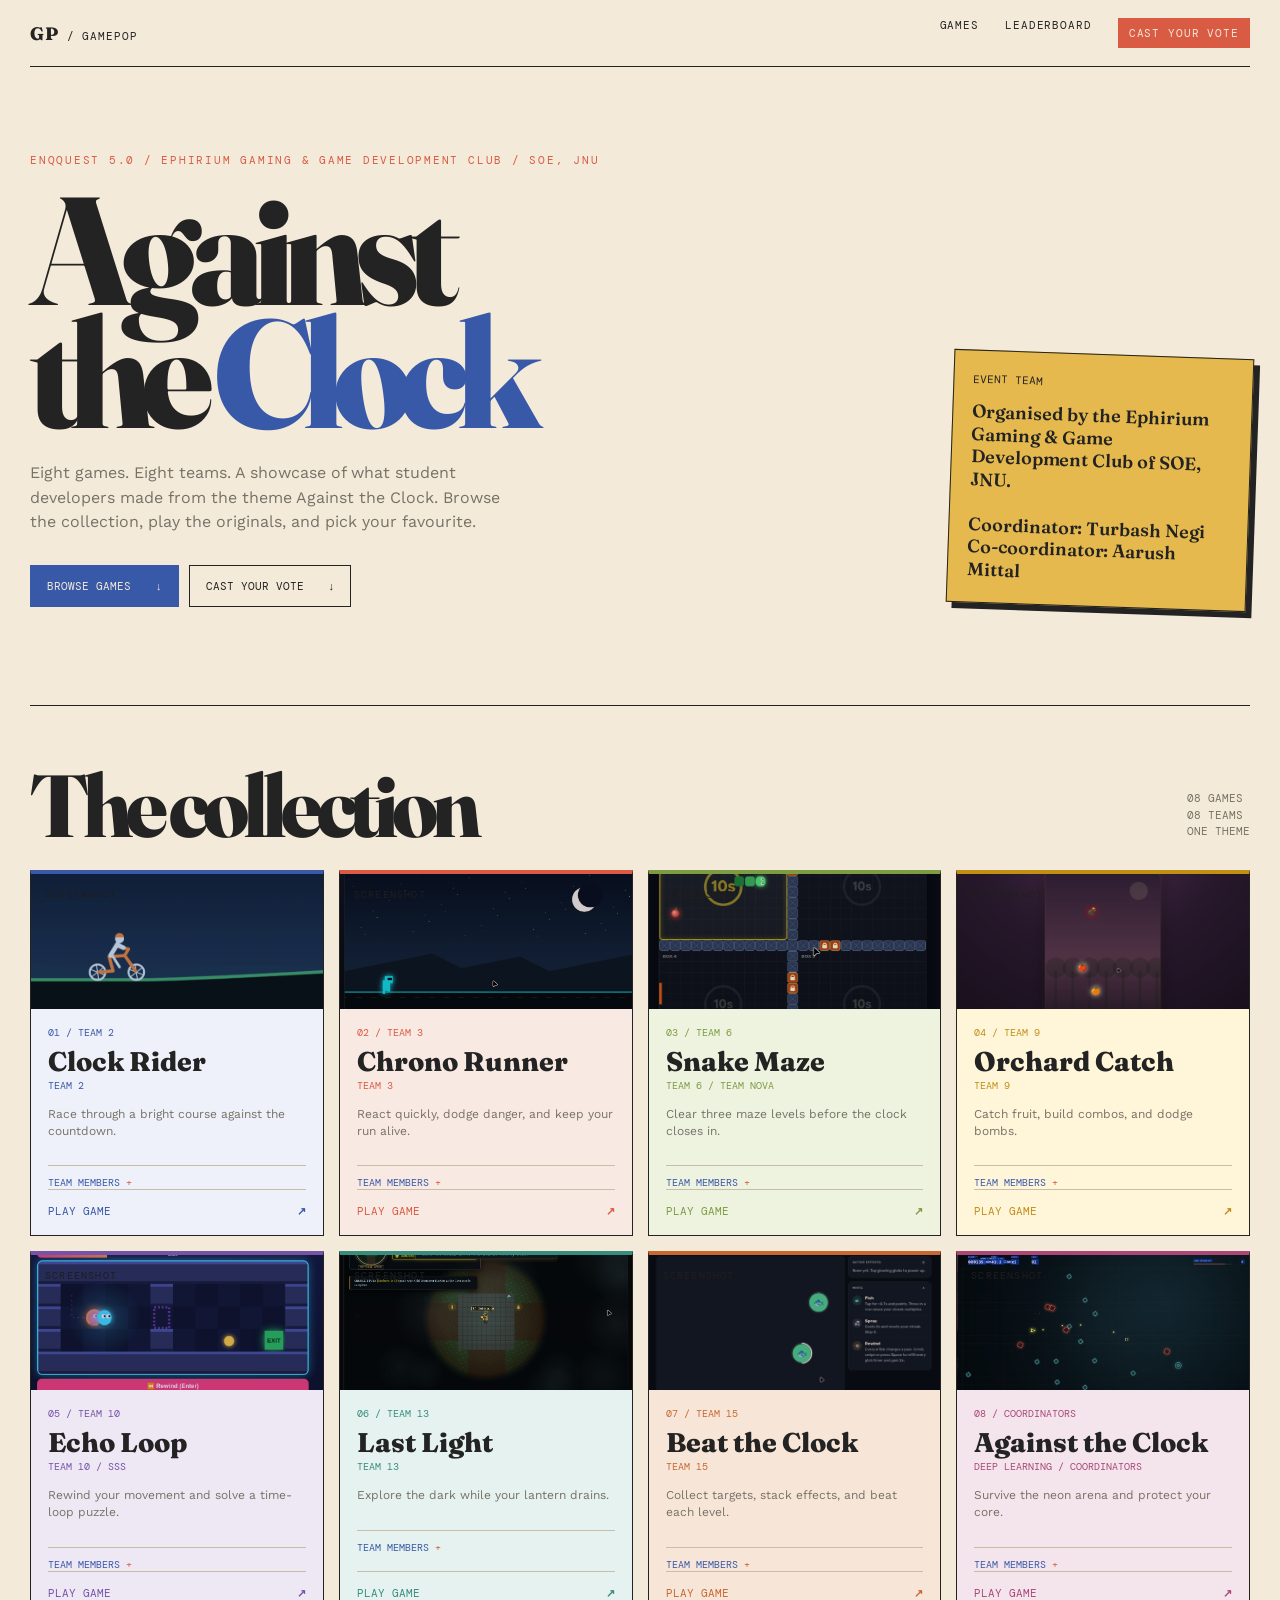
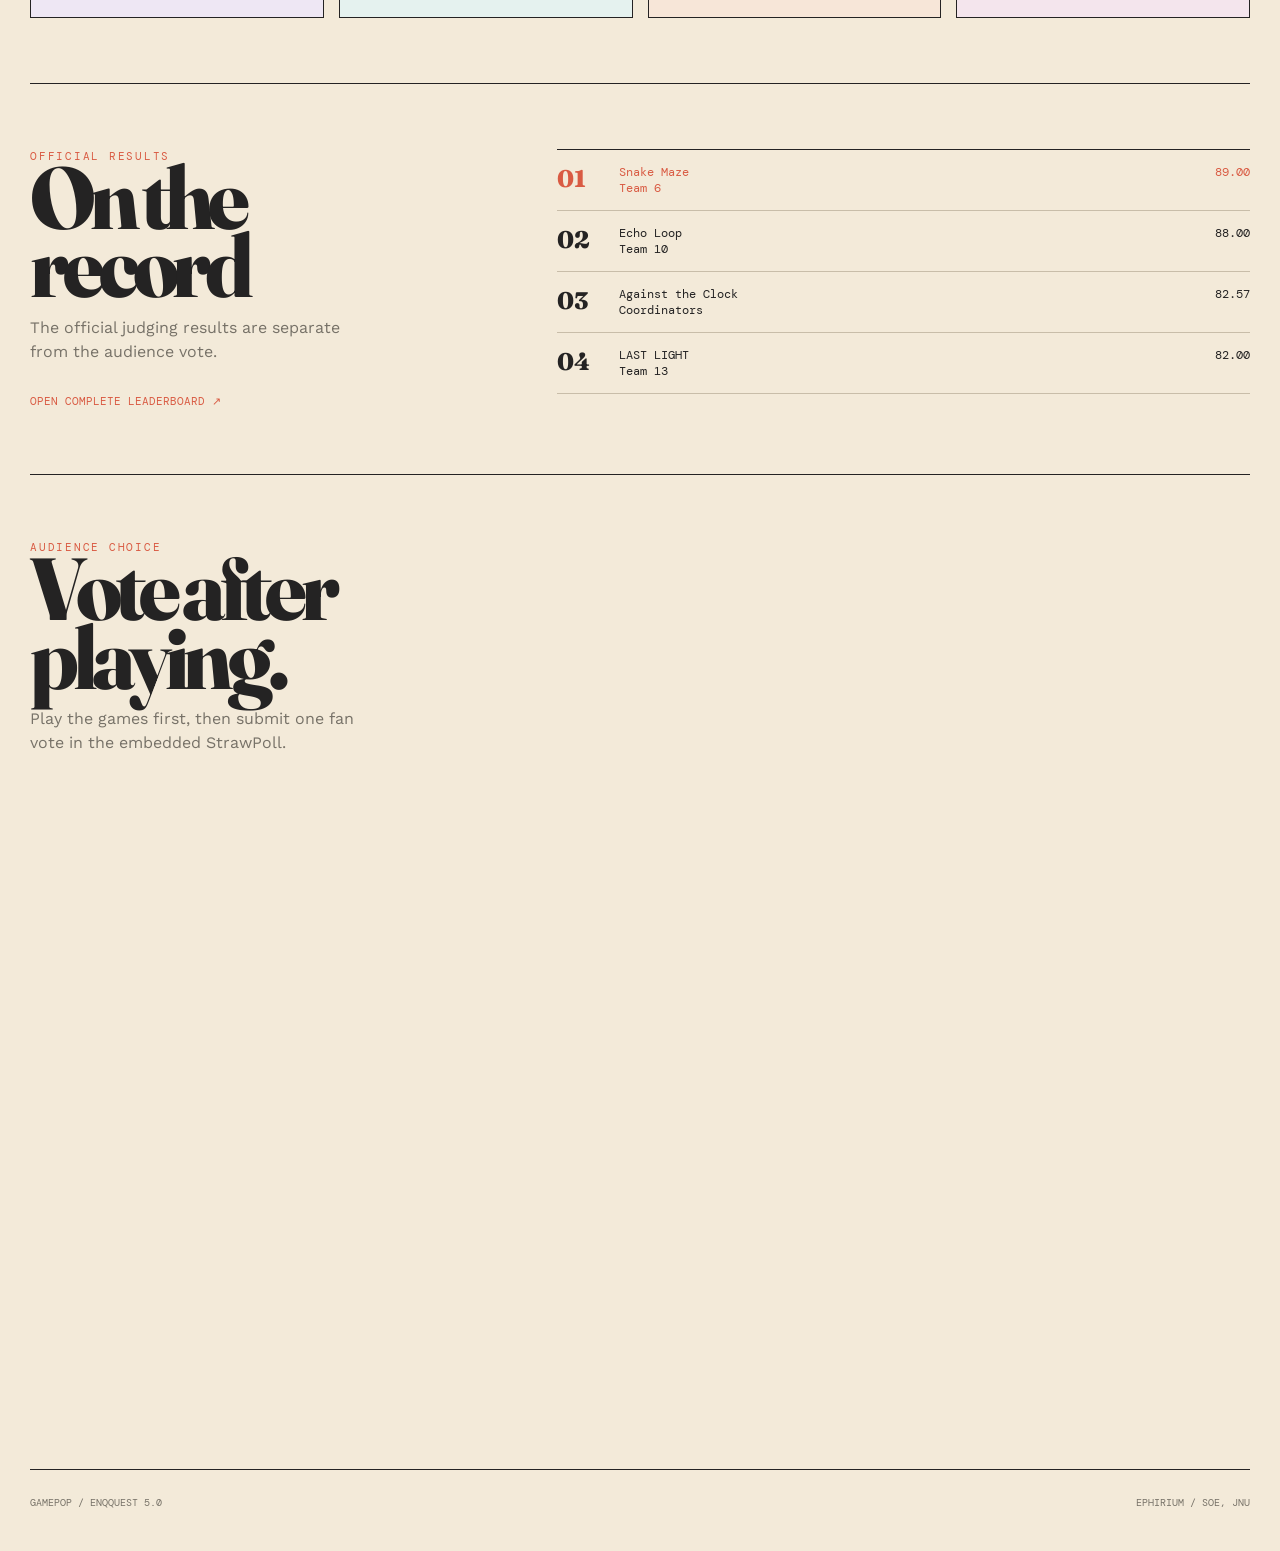
<file: index.html>
<!doctype html>
<html lang="en">
<head>
<meta charset="utf-8"><meta name="viewport" content="width=device-width, initial-scale=1"><title>Against the Clock | GamePop</title>
<style>
@import url('https://fonts.googleapis.com/css2?family=DM+Mono:wght@400;500&family=Fraunces:opsz,wght@9..144,600;9..144,800&family=Work+Sans:wght@400;600;700&display=swap');
:root{--ink:#242323;--cream:#f3ead9;--blue:#3858a8;--red:#d95b43;--green:#a6ba63;--yellow:#e5b94d;--muted:#777268;--rule:#c8bda9}*{box-sizing:border-box}body{margin:0;background:var(--cream);color:var(--ink);font-family:'Work Sans',sans-serif}a{color:inherit;text-decoration:none}.page{width:min(1220px,calc(100% - 44px));margin:auto}.mast{display:flex;align-items:center;justify-content:space-between;padding:18px 0;border-bottom:1px solid var(--ink);font:11px 'DM Mono';letter-spacing:.08em;text-transform:uppercase}.mast strong{font:800 18px Fraunces}.mast nav{display:flex;gap:26px}.mast nav a:hover{color:var(--red)}.mast nav a:last-child{padding:8px 11px;background:var(--red);color:var(--cream)}.hero{display:grid;grid-template-columns:1fr 300px;gap:50px;padding:86px 0 98px;border-bottom:1px solid var(--ink)}.eyebrow{font:11px 'DM Mono';letter-spacing:.16em;text-transform:uppercase;color:var(--red)}.hero h1{max-width:850px;margin:22px 0 26px;font:800 clamp(72px,12vw,166px)/.8 Fraunces;letter-spacing:-.075em}.hero h1 em{color:var(--blue);font-style:normal}.hero-copy{max-width:470px;color:var(--muted);font-size:16px;line-height:1.55}.hero-note{align-self:end;border:1px solid var(--ink);padding:21px 19px;background:var(--yellow);transform:rotate(2deg);box-shadow:6px 6px 0 var(--ink)}.hero-note b{display:block;margin-bottom:15px;font:11px 'DM Mono';text-transform:uppercase}.hero-note p{margin:0;font:600 18px/1.25 Fraunces}.actions{display:flex;gap:10px;flex-wrap:wrap;margin-top:30px}.button{display:inline-flex;gap:25px;align-items:center;padding:13px 16px;border:1px solid var(--ink);font:11px 'DM Mono';text-transform:uppercase}.button:hover{background:var(--ink);color:var(--cream)}.button.primary{background:var(--blue);border-color:var(--blue);color:var(--cream)}.section{padding:65px 0;border-bottom:1px solid var(--ink)}.section-title{display:flex;justify-content:space-between;align-items:end;margin-bottom:30px}.section-title h2,.results h2,.fan h2{margin:0;font:800 clamp(48px,7vw,88px)/.78 Fraunces;letter-spacing:-.07em}.section-title p{margin:0;color:var(--muted);font:11px 'DM Mono';line-height:1.5;text-transform:uppercase}.games{display:grid;grid-template-columns:repeat(4,1fr);gap:15px}.game{display:flex;flex-direction:column;min-height:365px;border:1px solid var(--ink);background:#fbf7ee;transition:.2s}.game:hover{transform:translate(-4px,-5px);box-shadow:7px 7px 0 var(--blue)}.art{height:135px;background:var(--blue);position:relative}.game:nth-child(2) .art,.game:nth-child(5) .art{background:var(--red)}.game:nth-child(3) .art,.game:nth-child(7) .art{background:var(--green)}.game:nth-child(4) .art,.game:nth-child(8) .art{background:var(--yellow)}.art:after{content:'SCREENSHOT';position:absolute;left:14px;top:14px;color:var(--ink);font:10px 'DM Mono';letter-spacing:.12em}.info{display:flex;flex:1;flex-direction:column;padding:17px}.number{color:var(--red);font:10px 'DM Mono';text-transform:uppercase}.game h3{margin:12px 0 5px;font:800 27px/.85 Fraunces}.team{color:var(--blue);font:10px 'DM Mono';text-transform:uppercase}.desc{margin:14px 0;color:var(--muted);font-size:12px;line-height:1.4}.play{display:flex;justify-content:space-between;margin-top:auto;padding-top:14px;border-top:1px solid var(--rule);color:var(--blue);font:11px 'DM Mono';text-transform:uppercase}.results{display:grid;grid-template-columns:.8fr 1.2fr;gap:65px;align-items:start}.results p,.fan p{max-width:350px;color:var(--muted);line-height:1.5}.score-link{display:inline-block;margin-top:14px;color:var(--red);font:11px 'DM Mono';text-transform:uppercase}.score-list{border-top:1px solid var(--ink)}.score-row{display:grid;grid-template-columns:50px 1fr 70px;gap:12px;padding:14px 0;border-bottom:1px solid var(--rule);font:12px 'DM Mono'}.score-row b{font:800 24px Fraunces}.score-row em{text-align:right;font-style:normal}.score-row:first-child{color:var(--red)}.fan{display:grid;grid-template-columns:.7fr 1.3fr;gap:30px;align-items:start}.poll-panel{padding:16px;border:1px solid var(--ink);background:#fbf7ee;box-shadow:6px 6px 0 var(--blue)}.poll-panel iframe{display:block;width:100%;height:864px;border:0;background:#fff}.poll-fallback{display:flex;justify-content:space-between;align-items:center;gap:18px;margin-top:14px;color:var(--muted);font:11px 'DM Mono'}.poll-fallback .button{background:var(--red);border-color:var(--red);color:var(--cream)}footer{display:flex;justify-content:space-between;padding:26px 0 42px;color:var(--muted);font:10px 'DM Mono';text-transform:uppercase}@media(max-width:900px){.hero{grid-template-columns:1fr;gap:35px}.hero-note{max-width:300px}.games{grid-template-columns:repeat(2,1fr)}.results,.fan{grid-template-columns:1fr;gap:30px}}@media(max-width:560px){.page{width:calc(100% - 28px)}.mast{font-size:9px}.mast nav{gap:9px}.mast nav a:first-child{display:none}.hero{padding:60px 0 75px}.hero h1{font-size:clamp(68px,19vw,108px)}.actions{display:grid}.button{width:100%;justify-content:space-between}.section{padding:50px 0}.section-title{display:block}.section-title p{margin-top:16px}.games{grid-template-columns:1fr}.fan{display:block}.poll-panel{margin-top:25px;padding:10px}.poll-panel iframe{height:864px}.poll-fallback{display:block}.poll-fallback .button{display:flex;margin-top:12px}footer{display:block;line-height:2.2}}
details{margin-top:12px;border-top:1px solid var(--rule);padding-top:10px;color:var(--blue);font:10px 'DM Mono';text-transform:uppercase}summary{cursor:pointer;list-style:none}summary:after{content:' +';color:var(--red)}details[open] summary:after{content:' -'}details p{margin:9px 0 0;color:var(--muted);font:11px/1.5 'Work Sans';text-transform:none}
.art{overflow:hidden}.art img{display:block;width:100%;height:100%;object-fit:cover;object-position:center;filter:saturate(.9)}.art:before{content:'';position:absolute;z-index:2;inset:0;background:var(--blue);opacity:.28;mix-blend-mode:multiply;pointer-events:none}.game:nth-child(2) .art:before,.game:nth-child(5) .art:before{background:var(--red)}.game:nth-child(3) .art:before,.game:nth-child(7) .art:before{background:var(--green)}.game:nth-child(4) .art:before,.game:nth-child(8) .art:before{background:var(--yellow)}.game:nth-child(1),.game:nth-child(5){background:#eef1f9}.game:nth-child(2),.game:nth-child(6){background:#f9e9e3}.game:nth-child(3),.game:nth-child(7){background:#eef3e0}.game:nth-child(4),.game:nth-child(8){background:#fff5d9}.game:nth-child(1):hover,.game:nth-child(5):hover{box-shadow:7px 7px 0 var(--blue)}.game:nth-child(2):hover,.game:nth-child(6):hover{box-shadow:7px 7px 0 var(--red)}.game:nth-child(3):hover,.game:nth-child(7):hover{box-shadow:7px 7px 0 var(--green)}.game:nth-child(4):hover,.game:nth-child(8):hover{box-shadow:7px 7px 0 var(--yellow)}.game:nth-child(odd){border-top:4px solid var(--blue)}.game:nth-child(2n){border-top:4px solid var(--red)}.game:nth-child(3n){border-top-color:var(--green)}.game:nth-child(4n){border-top-color:var(--yellow)}
.game:nth-child(1){--card:#eef1f9;--accent:#3858a8}.game:nth-child(2){--card:#f9e9e3;--accent:#d95b43}.game:nth-child(3){--card:#eef3e0;--accent:#7c9b43}.game:nth-child(4){--card:#fff5d9;--accent:#c18e16}.game:nth-child(5){--card:#eee7f4;--accent:#7652a8}.game:nth-child(6){--card:#e5f2ef;--accent:#368d7d}.game:nth-child(7){--card:#f7e6d8;--accent:#c76732}.game:nth-child(8){--card:#f4e5ed;--accent:#aa4777}.game{background:var(--card);border-top:4px solid var(--accent)}.game .art{background:var(--accent)}.game .art:before{background:var(--accent)}.game:hover{box-shadow:7px 7px 0 var(--accent)}.game .number,.game .team,.game .play{color:var(--accent)}
.games .game:nth-child(1){background:#eef1f9!important;border-top-color:#3858a8!important}.games .game:nth-child(1) .art,.games .game:nth-child(1) .art:before{background:#3858a8!important}.games .game:nth-child(2){background:#f9e9e3!important;border-top-color:#d95b43!important}.games .game:nth-child(2) .art,.games .game:nth-child(2) .art:before{background:#d95b43!important}.games .game:nth-child(3){background:#eef3e0!important;border-top-color:#7c9b43!important}.games .game:nth-child(3) .art,.games .game:nth-child(3) .art:before{background:#7c9b43!important}.games .game:nth-child(4){background:#fff5d9!important;border-top-color:#c18e16!important}.games .game:nth-child(4) .art,.games .game:nth-child(4) .art:before{background:#c18e16!important}.games .game:nth-child(5){background:#eee7f4!important;border-top-color:#7652a8!important}.games .game:nth-child(5) .art,.games .game:nth-child(5) .art:before{background:#7652a8!important}.games .game:nth-child(6){background:#e5f2ef!important;border-top-color:#368d7d!important}.games .game:nth-child(6) .art,.games .game:nth-child(6) .art:before{background:#368d7d!important}.games .game:nth-child(7){background:#f7e6d8!important;border-top-color:#c76732!important}.games .game:nth-child(7) .art,.games .game:nth-child(7) .art:before{background:#c76732!important}.games .game:nth-child(8){background:#f4e5ed!important;border-top-color:#aa4777!important}.games .game:nth-child(8) .art,.games .game:nth-child(8) .art:before{background:#aa4777!important}.games .game:nth-child(1):hover{box-shadow:7px 7px 0 #3858a8!important}.games .game:nth-child(2):hover{box-shadow:7px 7px 0 #d95b43!important}.games .game:nth-child(3):hover{box-shadow:7px 7px 0 #7c9b43!important}.games .game:nth-child(4):hover{box-shadow:7px 7px 0 #c18e16!important}.games .game:nth-child(5):hover{box-shadow:7px 7px 0 #7652a8!important}.games .game:nth-child(6):hover{box-shadow:7px 7px 0 #368d7d!important}.games .game:nth-child(7):hover{box-shadow:7px 7px 0 #c76732!important}.games .game:nth-child(8):hover{box-shadow:7px 7px 0 #aa4777!important}
</style>
</head>
<body>
<header class="page mast"><a href="index.html"><strong>GP</strong> / GAMEPOP</a><nav><a href="#games">Games</a><a href="leaderboard.html">Leaderboard</a><a href="#vote">Cast your vote</a></nav></header>
<main>
<section class="page hero"><div><div class="eyebrow">EnqQuest 5.0 / Ephirium Gaming &amp; Game Development Club / SOE, JNU</div><h1>Against<br>the <em>Clock</em></h1><p class="hero-copy">Eight games. Eight teams. A showcase of what student developers made from the theme Against the Clock. Browse the collection, play the originals, and pick your favourite.</p><div class="actions"><a class="button primary" href="#games">Browse games <b>↓</b></a><a class="button" href="#vote">Cast your vote <b>↓</b></a></div></div><aside class="hero-note"><b>Event team</b><p>Organised by the Ephirium Gaming &amp; Game Development Club of SOE, JNU.<br><br>Coordinator: Turbash Negi<br>Co-coordinator: Aarush Mittal</p></aside></section>
<section class="page section" id="games"><div class="section-title"><h2>The collection</h2><p>08 GAMES<br>08 TEAMS<br>ONE THEME</p></div><div class="games">
<article class="game"><div class="art"><img src="team-2.png" alt="Clock Rider screenshot"></div><div class="info"><span class="number">01 / TEAM 2</span><h3>Clock Rider</h3><span class="team">Team 2</span><p class="desc">Race through a bright course against the countdown.</p><details><summary>Team members</summary><p>Abhishek</p></details><a class="play" href="Team 2/Abhi.html" target="_blank" rel="noreferrer">Play game <b>↗</b></a></div></article>
<article class="game"><div class="art"><img src="team-3.png" alt="Chrono Runner screenshot"></div><div class="info"><span class="number">02 / TEAM 3</span><h3>Chrono Runner</h3><span class="team">Team 3</span><p class="desc">React quickly, dodge danger, and keep your run alive.</p><details><summary>Team members</summary><p>Ayush Gupta<br>B. Sai Karthik</p></details><a class="play" href="Team 3/index.html" target="_blank" rel="noreferrer">Play game <b>↗</b></a></div></article>
<article class="game"><div class="art"><img src="team-6.png" alt="Snake Maze screenshot"></div><div class="info"><span class="number">03 / TEAM 6</span><h3>Snake Maze</h3><span class="team">Team 6 / Team NOVA</span><p class="desc">Clear three maze levels before the clock closes in.</p><details><summary>Team members</summary><p>Satyam Sharma</p></details><a class="play" href="Team 6/snake-maze-levels%20(2).html" target="_blank" rel="noreferrer">Play game <b>↗</b></a></div></article>
<article class="game"><div class="art"><img src="team-9.png" alt="Orchard Catch screenshot"></div><div class="info"><span class="number">04 / TEAM 9</span><h3>Orchard Catch</h3><span class="team">Team 9</span><p class="desc">Catch fruit, build combos, and dodge bombs.</p><details><summary>Team members</summary><p>Garvit Nenawati<br>Divyansh Ruhela<br>Gunjan</p></details><a class="play" href="Team 9/index.html" target="_blank" rel="noreferrer">Play game <b>↗</b></a></div></article>
<article class="game"><div class="art"><img src="team-10.png" alt="Echo Loop screenshot"></div><div class="info"><span class="number">05 / TEAM 10</span><h3>Echo Loop</h3><span class="team">Team 10 / SSS</span><p class="desc">Rewind your movement and solve a time-loop puzzle.</p><details><summary>Team members</summary><p>Suman Kumar<br>Subhranil Mandal<br>Soumya Ranjan Mishra</p></details><a class="play" href="Team 10/index.html" target="_blank" rel="noreferrer">Play game <b>↗</b></a></div></article>
<article class="game"><div class="art"><img src="team-13.png" alt="Last Light screenshot"></div><div class="info"><span class="number">06 / TEAM 13</span><h3>Last Light</h3><span class="team">Team 13</span><p class="desc">Explore the dark while your lantern drains.</p><details><summary>Team members</summary><p>Rahul<br>Sarvesh<br>Rahul Varshney</p></details><a class="play" href="Team 13/index.html" target="_blank" rel="noreferrer">Play game <b>↗</b></a></div></article>
<article class="game"><div class="art"><img src="team-15.png" alt="Beat the Clock screenshot"></div><div class="info"><span class="number">07 / TEAM 15</span><h3>Beat the Clock</h3><span class="team">Team 15</span><p class="desc">Collect targets, stack effects, and beat each level.</p><details><summary>Team members</summary><p>Shikhar Agarwal<br>Himanshu Kumar<br>Ashutosh Kumar</p></details><a class="play" href="Team 15/index.html" target="_blank" rel="noreferrer">Play game <b>↗</b></a></div></article>
<article class="game"><div class="art"><img src="coordinators.png" alt="Against the Clock screenshot"></div><div class="info"><span class="number">08 / COORDINATORS</span><h3>Against the Clock</h3><span class="team">Deep Learning / Coordinators</span><p class="desc">Survive the neon arena and protect your core.</p><details><summary>Team members</summary><p>Kaustubh<br>Rishabh Mishra<br>Sourav Kumar</p></details><a class="play" href="Team Coordinators/index.html" target="_blank" rel="noreferrer">Play game <b>↗</b></a></div></article>
</div></section>
<section class="page section results"><div><div class="eyebrow">Official results</div><h2>On the<br>record</h2><p>The official judging results are separate from the audience vote.</p><a class="score-link" href="leaderboard.html">Open complete leaderboard ↗</a></div><div class="score-list"><div class="score-row"><b>01</b><span>Snake Maze<br>Team 6</span><em>89.00</em></div><div class="score-row"><b>02</b><span>Echo Loop<br>Team 10</span><em>88.00</em></div><div class="score-row"><b>03</b><span>Against the Clock<br>Coordinators</span><em>82.57</em></div><div class="score-row"><b>04</b><span>LAST LIGHT<br>Team 13</span><em>82.00</em></div></div></section>
<section class="page section fan" id="vote"><div><div class="eyebrow">Audience choice</div><h2>Vote after<br>playing.</h2><p>Play the games first, then submit one fan vote in the embedded StrawPoll.</p></div><div class="strawpoll-embed" id="strawpoll_7MZ0kv9Epgo" style="height:864px;max-width:640px;width:100%;margin:0 auto;display:flex;flex-direction:column"><iframe title="StrawPoll Embed" id="strawpoll_iframe_7MZ0kv9Epgo" src="https://strawpoll.com/embed/7MZ0kv9Epgo" style="position:static;visibility:visible;display:block;width:100%;flex-grow:1" frameborder="0" allowfullscreen allowtransparency>Loading...</iframe><script async src="https://cdn.strawpoll.com/dist/widgets.js" charset="utf-8"></script></div></section>
</main><footer class="page"><span>GAMEPOP / ENQQUEST 5.0</span><span>Ephirium / SOE, JNU</span></footer>
</body></html>
</file>
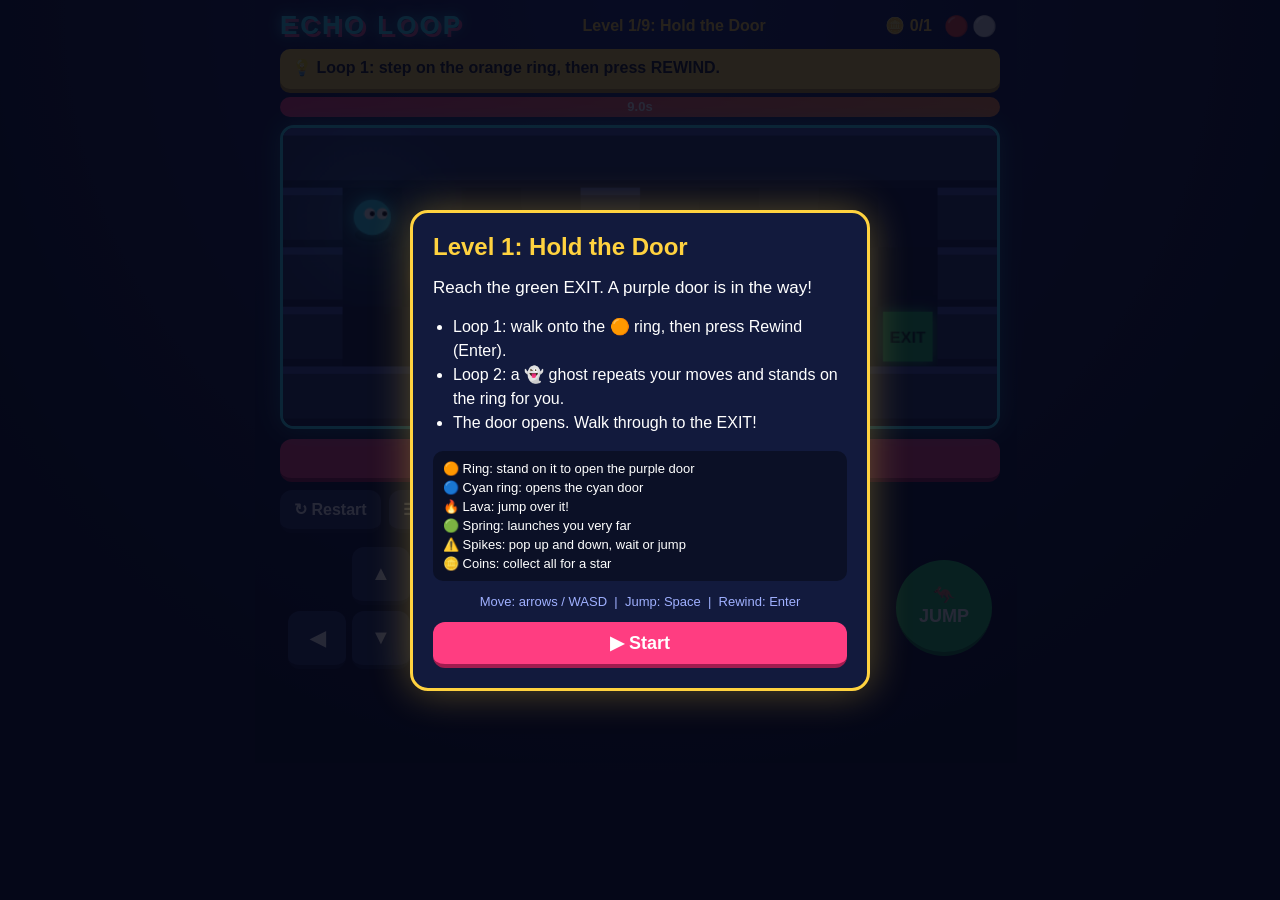
<file: Team 10/index.html>
<!DOCTYPE html>
<html lang="en">
<head>
<meta charset="utf-8">
<meta name="viewport" content="width=device-width, initial-scale=1, user-scalable=no">
<title>Echo Loop</title>
<link rel="stylesheet" href="style.css">
</head>
<body>
<main>
  <header>
    <h1>ECHO LOOP</h1>
    <div id="lvl"></div>
    <div id="coins">🪙 0/0</div>
    <div id="loops" title="Loops left"></div>
  </header>

  <div id="hint"></div>
  <div id="bar"><div id="fill"></div><span id="time"></span></div>

  <div id="stage">
    <canvas id="c"></canvas>
    <div id="toast"></div>
  </div>

  <div id="tools">
    <button id="rewind" class="big">⏪ Rewind (Enter)</button>
    <button id="restart">↻ Restart</button>
    <button id="menuBtn">☰ Levels</button>
    <button id="help">❓ Help</button>
    <button id="snd">🔊 Sound on</button>
    <button id="mus">🎵 Music on</button>
    <button id="skip">⏭ Skip level</button>
  </div>

  <div id="pad">
    <div class="dpad">
      <button data-k="up">▲</button>
      <button data-k="left">◀</button>
      <button data-k="down">▼</button>
      <button data-k="right">▶</button>
    </div>
    <button id="jump" data-k="jump">🦘<br>JUMP</button>
  </div>
</main>

<div id="card" class="ov">
  <div class="box">
    <h2 id="ct"></h2>
    <p id="cg"></p>
    <ul id="cl"></ul>
    <div id="legend">
      <span>🟠 Ring: stand on it to open the purple door</span>
      <span>🔵 Cyan ring: opens the cyan door</span>
      <span>🔥 Lava: jump over it!</span>
      <span>🟢 Spring: launches you very far</span>
      <span>⚠️ Spikes: pop up and down, wait or jump</span>
      <span>🪙 Coins: collect all for a star</span>
    </div>
    <p class="keys">Move: arrows / WASD &nbsp;|&nbsp; Jump: Space &nbsp;|&nbsp; Rewind: Enter</p>
    <button id="go" class="big"></button>
    <button id="go2" class="alt"></button>
  </div>
</div>

<div id="menu" class="ov">
  <div class="box">
    <h2>Choose a level</h2>
    <div id="grid"></div>
    <label class="chill"><input type="checkbox" id="chill"> 😌 Chill mode: 50% more time on every loop</label>
    <button id="close" class="big">Close</button>
  </div>
</div>

<script src="script.js"></script>
</body>
</html>
</file>
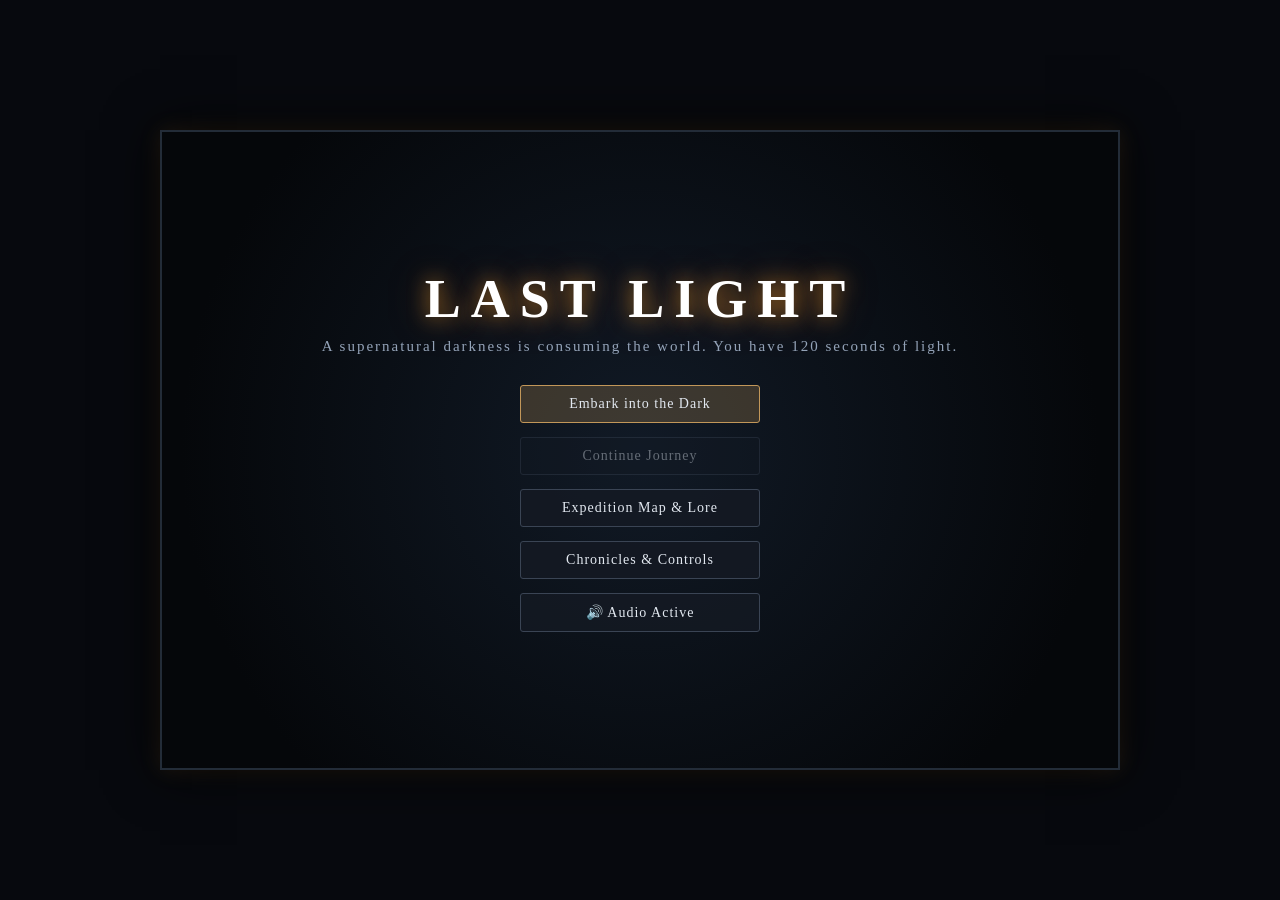
<file: Team 13/index.html>
<!DOCTYPE html>
<html lang="en">
<head>
  <meta charset="UTF-8">
  <meta name="viewport" content="width=device-width, initial-scale=1.0">
  <title>LAST LIGHT — Against the Clock</title>
  <link rel="stylesheet" href="style.css">
</head>
<body>

  <div id="game-container">
    <!-- Main HTML5 Canvas -->
    <canvas id="game-canvas" width="960" height="640"></canvas>

    <!-- In-Game HUD -->
    <div id="game-hud">
      <div class="hud-left">
        <div class="hud-minimap-row">
          <!-- Dynamic Rotating Mini Map -->
          <div id="minimap-container">
            <canvas id="minimap-canvas" width="120" height="120"></canvas>
            <div class="minimap-bezel-ring"></div>
            <div class="minimap-legend-tag">ROTATING RADAR</div>
          </div>

          <div class="hud-stats-col">
            <div class="hud-row">
              <div class="fuel-label-group">
                <span>LANTERN</span>
                <span id="hud-fuel-val">120s</span>
              </div>
              <div class="fuel-bar-container">
                <div id="hud-fuel-fill" class="fuel-fill normal"></div>
              </div>
            </div>
            <div class="hud-row">
              <span id="hud-fuel-rate" class="fuel-rate danger">DRAIN: 1.0x</span>
              <span id="hud-hearts" class="hearts-display">❤️ ❤️ ❤️</span>
            </div>
            <!-- Old Man's Location Tracker Badge -->
            <div class="hud-row old-man-hud-badge">
              <span id="hud-old-man-dist">👴 WANDERER: 14m</span>
            </div>
          </div>
        </div>
      </div>

      <div class="hud-right">
        <div class="hud-card">
          <div id="hud-area-name" class="area-badge">The Forest Edge</div>
          <div class="score-badge">SCORE: <span id="hud-score-val">0</span></div>
        </div>
        <div style="display: flex; gap: 6px;">
          <button id="hud-btn-map" class="btn btn-secondary btn-sm">🗺️ Map [M]</button>
          <button id="hud-btn-journal" class="btn btn-secondary btn-sm">📖 Codex [J]</button>
        </div>
      </div>

      <!-- Active Objective Banner -->
      <div class="hud-objective">
        <strong>OBJECTIVE:</strong> <span id="hud-objective-text">Speak with the Old Traveler and investigate the abandoned camp.</span>
      </div>

      <!-- Controls Hint -->
      <div class="hud-controls-hint">
        [WASD/Arrows] Move &bull; [SHIFT] Sprint &bull; [E] Interact &bull; [SPACE] Pulse Flare &bull; [M] World Map &bull; [TAB/J] Codex &bull; [ESC] Pause
      </div>
    </div>

    <!-- Floating Quest / Event Toast Banner -->
    <div id="quest-toast">OBJECTIVE UPDATED</div>

    <!-- MAIN MENU OVERLAY -->
    <div id="main-menu-overlay">
      <div class="title-container">
        <h1 class="game-title">LAST LIGHT</h1>
        <p class="game-subtitle">A supernatural darkness is consuming the world. You have 120 seconds of light.</p>
      </div>
      <div class="menu-buttons-list">
        <button id="btn-new-game" class="btn btn-primary">Embark into the Dark</button>
        <button id="btn-continue-game" class="btn btn-secondary disabled" disabled>Continue Journey</button>
        <button id="btn-open-map-menu" class="btn btn-secondary">Expedition Map & Lore</button>
        <button id="btn-how-to-play" class="btn btn-secondary">Chronicles & Controls</button>
        <button id="btn-toggle-audio" class="btn btn-secondary">🔊 Audio Active</button>
      </div>
    </div>

    <!-- INSTRUCTIONS / HOW TO PLAY MODAL -->
    <div id="instructions-modal" class="modal-backdrop hidden">
      <div class="modal-dialog">
        <h2 style="color: var(--accent-amber); margin-bottom: 12px;">Survival Chronicles</h2>
        <div style="font-size: 13px; line-height: 1.6; text-align: left; color: #cbd5e1; margin-bottom: 18px;">
          <p><strong>⏳ The Central Rule:</strong> Your ancient lantern carries only 120 seconds of usable light. When outside safe zones, fuel drains constantly.</p>
          <br>
          <p><strong>🔥 Managing Light:</strong> As fuel depletes, your light radius contracts, darkness thickens, and shadow entities become bolder. At 0 seconds, the light dies forever.</p>
          <br>
          <p><strong>🏕️ Safe Zones:</strong> Campfires and holy shrines halt fuel decay and slowly heal wounds. Rest here to study your journal.</p>
          <br>
          <p><strong>⚡ Lantern Pulse [SPACE]:</strong> Release a searing pulse of flame to stun creeping creatures for 2.5 seconds (costs 4 seconds of fuel).</p>
          <br>
          <p><strong>🧭 Controls:</strong> WASD/Arrows to walk, Shift to sprint (drains more fuel!), E to inspect, M for map, J or Tab to view lore.</p>
        </div>
        <button id="btn-close-instructions" class="btn btn-primary">I Am Ready</button>
      </div>
    </div>

    <!-- PAUSE MENU MODAL -->
    <div id="pause-modal" class="modal-backdrop hidden">
      <div class="modal-dialog" style="max-width: 380px;">
        <h2 style="color: var(--accent-amber); margin-bottom: 20px;">Journey Paused</h2>
        <div class="menu-buttons-list" style="margin: 0 auto; width: 100%;">
          <button id="btn-resume" class="btn btn-primary">Resume</button>
          <button id="btn-pause-world-map" class="btn btn-secondary">Expedition Map [M]</button>
          <button id="btn-open-journal" class="btn btn-secondary">Open Journal & Satchel</button>
          <button id="btn-save-game" class="btn btn-secondary">Save Progress</button>
          <button id="btn-pause-menu-main" class="btn btn-secondary">Exit to Main Menu</button>
        </div>
        <div id="save-status-msg" style="color: var(--accent-green); font-size: 12px; margin-top: 14px;" class="hidden"></div>
      </div>
    </div>

    <!-- JOURNAL & SATCHEL MODAL -->
    <div id="journal-modal" class="modal-backdrop hidden">
      <div class="modal-dialog journal-modal-dialog">
        <div class="journal-header">
          <h2 style="color: var(--accent-amber); font-size: 20px;">Traveler's Chronicles & Satchel</h2>
          <button id="btn-close-journal" class="btn btn-secondary btn-sm">Close [ESC]</button>
        </div>
        <div id="journal-tabs" class="journal-tabs-bar">
          <!-- Populated dynamically: Letters, Memories, Ancient Records, Discoveries -->
        </div>
        <div id="journal-entries" class="journal-body">
          <!-- Dynamic entries -->
        </div>
        <hr style="border-color: var(--border-dim); margin: 12px 0;">
        <div style="text-align: left;">
          <h4 style="color: var(--accent-amber); margin-bottom: 8px;">Carried Supplies</h4>
          <div id="inventory-grid"></div>
        </div>
        <div id="quest-log-content" style="margin-top: 10px; text-align: left;"></div>
      </div>
    </div>

    <!-- DEDICATED CENTERED EXPEDITION WORLD MAP MODAL -->
    <div id="world-map-modal" class="modal-backdrop hidden">
      <div class="modal-dialog world-map-dialog">
        <div class="world-map-modal-header">
          <div style="display: flex; align-items: center; gap: 10px;">
            <span style="font-size: 22px;">🗺️</span>
            <div>
              <h2 style="color: var(--accent-amber); font-size: 19px; margin: 0; letter-spacing: 1px;">EXPEDITION CARTOGRAPHY</h2>
              <p style="color: var(--text-dim); font-size: 11px; margin: 0;">Multi-directional open-world realms surrounding The Forest Crossroads</p>
            </div>
          </div>
          <button id="btn-close-world-map" class="btn btn-secondary btn-sm">Close [M / ESC]</button>
        </div>
        <div id="dedicated-world-map-content" class="dedicated-world-map-body">
          <!-- Rendered dynamically by Journal.renderWorldMap -->
        </div>
      </div>
    </div>

    <!-- INTERACTIVE PUZZLE MODAL -->
    <div id="puzzle-modal" class="modal-backdrop hidden">
      <div class="modal-dialog">
        <div id="puzzle-content"></div>
      </div>
    </div>

    <!-- DIALOGUE MODAL -->
    <div id="dialogue-modal" class="hidden">
      <div class="dialogue-wrapper">
        <div class="dialogue-portrait-box">
          <canvas id="dialogue-portrait-canvas" width="72" height="72"></canvas>
        </div>
        <div class="dialogue-content">
          <div id="dialogue-speaker">Speaker</div>
          <div id="dialogue-text">Dialogue text goes here...</div>
          <div id="dialogue-choices"></div>
        </div>
      </div>
    </div>

    <!-- DRAMATIC EXTINCTION SEQUENCE OVERLAY -->
    <div id="extinguish-screen" class="hidden">
      <div id="extinguish-text"></div>
    </div>

    <!-- GAME OVER MODAL -->
    <div id="game-over-modal" class="modal-backdrop hidden">
      <div class="modal-dialog" style="max-width: 440px;">
        <h2 style="color: var(--accent-crimson); font-size: 28px; margin-bottom: 12px;">CONSUMED BY THE DARK</h2>
        <p style="color: var(--text-dim); font-size: 13px; margin-bottom: 20px;">
          The flame sputtered, and the shadows claimed what was left of the light.
        </p>
        <div id="game-over-stats" style="margin-bottom: 20px;"></div>
        <div style="display: flex; gap: 12px; justify-content: center;">
          <button id="btn-gameover-restart" class="btn btn-primary">Try Again</button>
          <button id="btn-gameover-menu" class="btn btn-secondary">Main Menu</button>
        </div>
      </div>
    </div>

    <!-- ENDING / VICTORY MODAL -->
    <div id="ending-modal" class="modal-backdrop hidden">
      <div class="modal-dialog" style="max-width: 640px;">
        <h2 id="ending-title" style="color: var(--accent-amber); font-size: 24px; margin-bottom: 6px;">ENDING</h2>
        <div id="ending-quote" class="ending-quote">"Quote"</div>
        <div id="ending-desc" class="ending-desc">Epilogue</div>
        <div id="ending-score-card"></div>
        <div style="display: flex; gap: 12px; justify-content: center;">
          <button id="btn-ending-restart" class="btn btn-primary">Play Another Path</button>
          <button id="btn-ending-menu" class="btn btn-secondary">Main Menu</button>
        </div>
      </div>
    </div>

    <!-- FLOATING REGION DISCOVERY BANNER (NON-BLOCKING CINEMATIC) -->
    <div id="region-discovery-banner" class="region-discovery-banner hidden">
      <div class="region-disc-stars">✦ ✦ ✦</div>
      <div id="region-disc-title" class="region-disc-title">THE FOREST CROSSROADS</div>
      <div id="region-disc-sub" class="region-disc-sub">Sanctuary of Oakhaven &bull; Safe Zone</div>
      <div id="region-disc-quote" class="region-disc-quote">"Four paths diverge beneath the dying twilight..."</div>
    </div>

  </div>

  <!-- Scripts in Modular Dependency Order -->
  <script src="src/constants.js"></script>
  <script src="src/audio.js"></script>
  <script src="src/sprites.js"></script>
  <script src="src/collision.js"></script>
  <script src="src/camera.js"></script>
  <script src="src/lighting.js"></script>
  <script src="src/player.js"></script>
  <script src="src/enemy.js"></script>
  <script src="src/puzzles.js"></script>
  <script src="src/inventory.js"></script>
  <script src="src/journal.js"></script>
  <script src="src/quests.js"></script>
  <script src="src/scoring.js"></script>
  <script src="src/save.js"></script>
  <script src="src/levels.js"></script>
  <script src="src/story_dialogues.js"></script>
  <script src="src/dialogue.js"></script>

  <!-- Maps -->
  <script src="maps/map1_forest_edge.js"></script>
  <script src="maps/map2_whispering_woods.js"></script>
  <script src="maps/map3_black_marsh.js"></script>
  <script src="maps/map4_forgotten_ruins.js"></script>
  <script src="maps/map5_heart_of_darkness.js"></script>

  <!-- Minimap & Engine -->
  <script src="src/minimap.js"></script>
  <script src="src/map.js"></script>
  <script src="src/game.js"></script>
  <script src="src/main.js"></script>

</body>
</html>
</file>
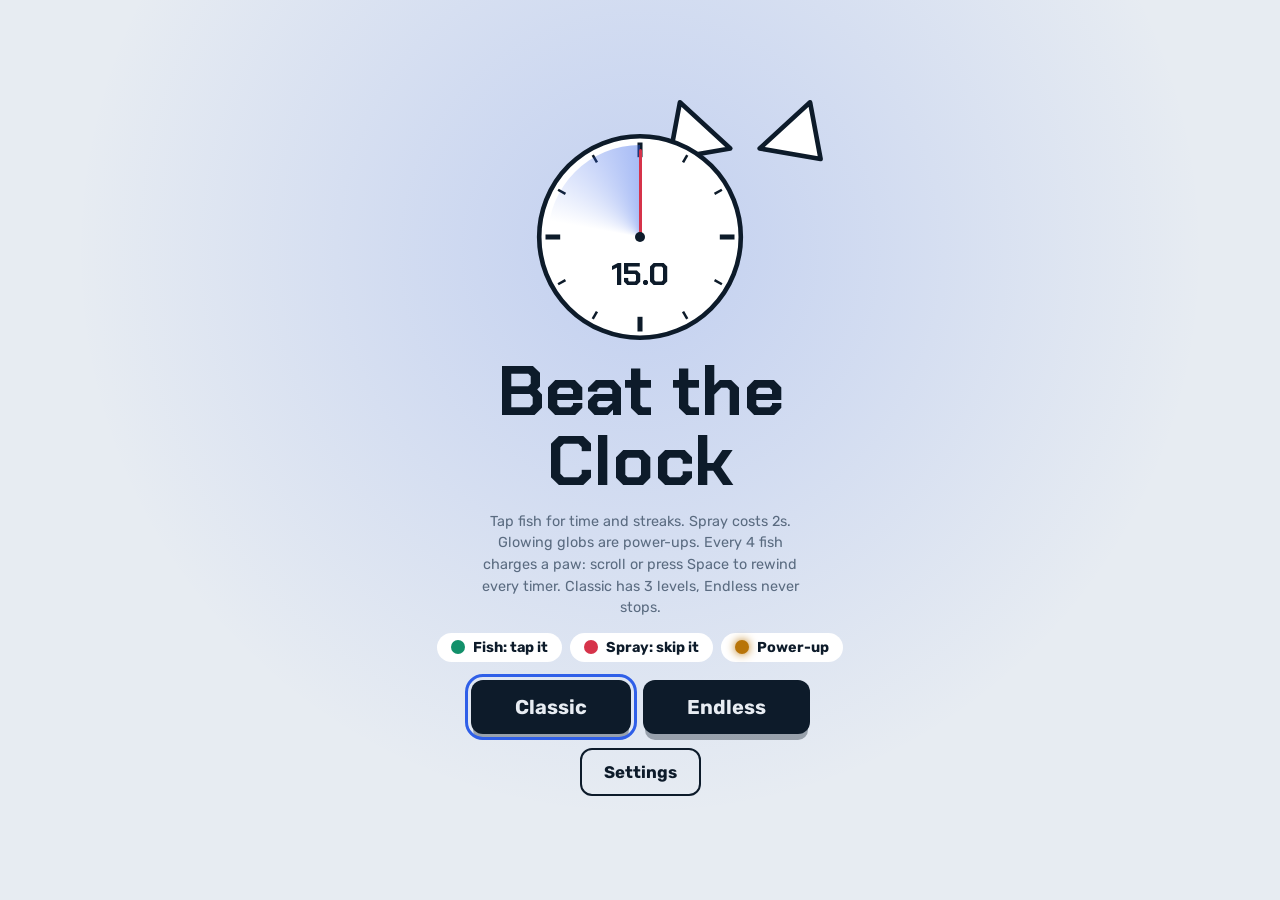
<file: Team 15/index.html>
<!DOCTYPE html>
<html lang="en">
<head>
  <meta charset="utf-8">
  <meta name="viewport" content="width=device-width, initial-scale=1, viewport-fit=cover">
  <title>Beat the Clock</title>
  <link rel="preconnect" href="https://fonts.googleapis.com">
  <link rel="preconnect" href="https://fonts.gstatic.com" crossorigin>
  <link href="https://fonts.googleapis.com/css2?family=Chakra+Petch:wght@600;700&family=Rubik:wght@500;700&display=swap" rel="stylesheet">
  <link rel="stylesheet" href="style.css">
</head>
<body>
  <header>
    <div class="row">
      <h1>Beat the Clock</h1>
      <span class="chip" id="level">Level 1</span>
    </div>
    <div class="row">
      <div class="clock"><span id="time">15.0</span><span id="fz"></span></div>
      <div class="stats">
        <span id="points">0 pts</span>
        <span id="combo"></span>
        <div id="rw"></div>
      </div>
    </div>
    <div class="track"><div id="fill"></div></div>
    <div class="row sub">
      <span id="goal">0 / 15</span>
      <span id="best">Best: 0</span>
      <span class="btns">
        <button class="small" id="pauseBtn" disabled>Pause</button>
        <button class="small" id="mute" aria-label="Toggle sound">Sound on</button>
        <button class="small" id="settingsBtn">Settings</button>
      </span>
    </div>
  </header>

  <main id="main">
    <div id="arena">
      <div id="frost"></div>
      <div id="aura"></div>
      <div id="toast" role="status" aria-live="polite"></div>
      <div id="ov"></div>
    </div>

    <div id="side">
      <aside class="panel" id="fx" aria-label="Active effects">
        <div class="fxhead"><span>Active effects</span><span class="count" id="fxcount">0</span></div>
        <ul id="fxlist"></ul>
        <p id="fxempty">None yet. Tap glowing globs to power up.</p>
      </aside>
      <aside class="panel" id="hints" aria-label="Hints">
        <div class="fxhead"><span>Hints</span><span class="count" id="hcount">2</span></div>
        <ul id="hlist"></ul>
      </aside>
    </div>
  </main>

  <div id="screen"></div>
  <div id="set" hidden></div>

  <script src="script.js"></script>
</body>
</html>
</file>
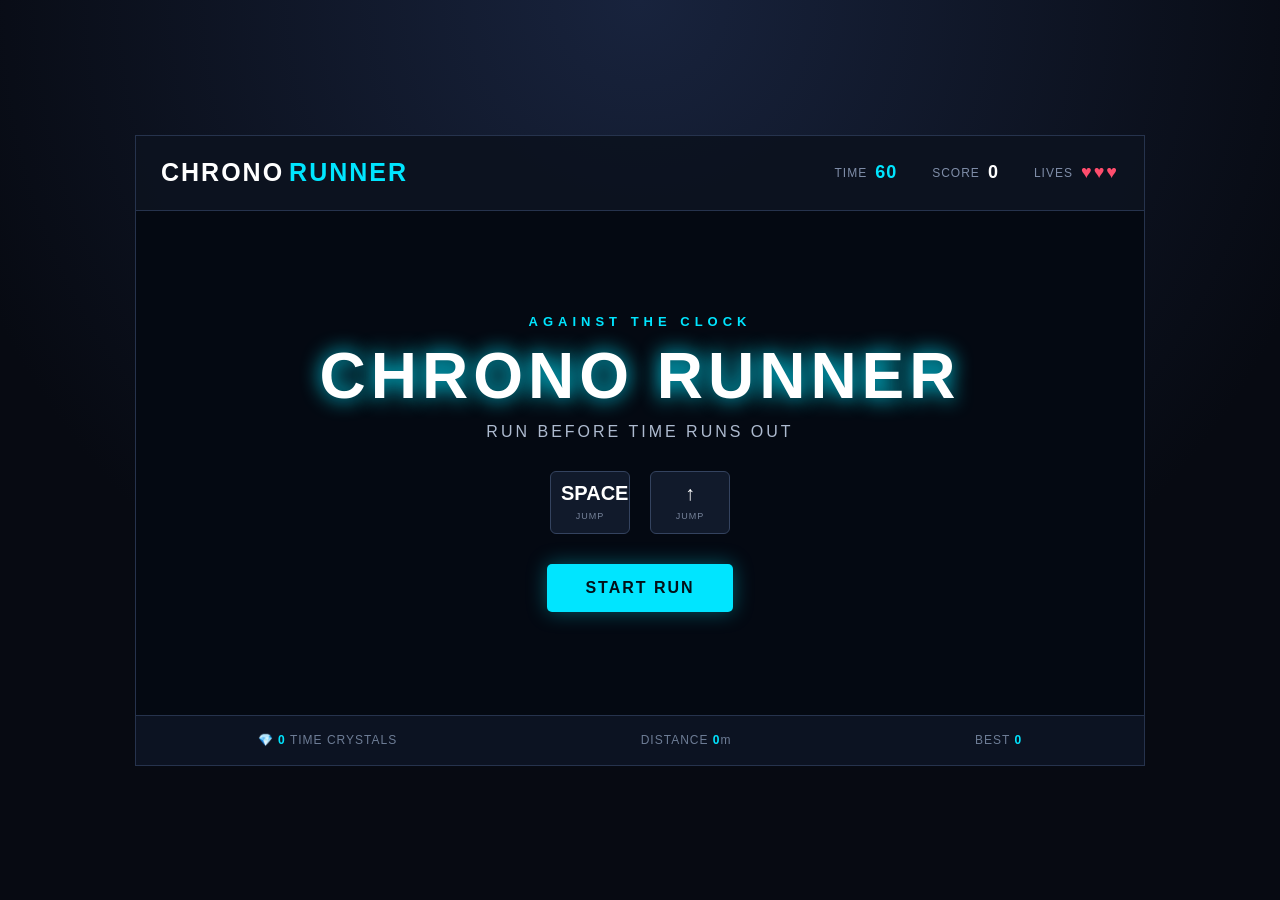
<file: Team 3/index.html>
<!DOCTYPE html>
<html lang="en">
<head>
    <meta charset="UTF-8">
    <meta name="viewport" content="width=device-width, initial-scale=1.0">

    <title>Chrono Runner</title>

    <link rel="stylesheet" href="index.css">
</head>

<body>

<div class="game-wrapper">

    <div class="header">

        <div class="logo">
            CHRONO<span>RUNNER</span>
        </div>

        <div class="stats">
            <div>
                TIME
                <strong id="timer">60</strong>
            </div>

            <div>
                SCORE
                <strong id="score">0</strong>
            </div>

            <div>
                LIVES
                <strong id="lives">♥♥♥</strong>
            </div>
        </div>

    </div>


    <div class="game-container">

        <canvas
            id="gameCanvas"
            width="1000"
            height="500">
        </canvas>


        <!-- START -->

        <div id="startScreen" class="screen">

            <div class="title-small">
                AGAINST THE CLOCK
            </div>

            <h1>CHRONO RUNNER</h1>

            <p>
                RUN BEFORE TIME RUNS OUT
            </p>

            <div class="controls">

                <div>
                    <span>SPACE</span>
                    <small>JUMP</small>
                </div>

                <div>
                    <span>↑</span>
                    <small>JUMP</small>
                </div>

            </div>

            <button id="startBtn">
                START RUN
            </button>

        </div>


        <!-- GAME OVER -->

        <div id="gameOverScreen" class="screen hidden">

            <div class="title-small">
                RUN TERMINATED
            </div>

            <h1 id="gameOverTitle">
                TIME'S UP
            </h1>

            <p>
                FINAL SCORE:
                <strong id="finalScore">0</strong>
            </p>

            <button id="restartBtn">
                RUN AGAIN
            </button>

        </div>


        <!-- LEVEL UP -->

        <div id="levelText">
            SPEED UP!
        </div>

    </div>


    <div class="bottom-bar">

        <div>
            💎 <span id="crystals">0</span> TIME CRYSTALS
        </div>

        <div>
            DISTANCE <span id="distance">0</span>m
        </div>

        <div>
            BEST <span id="bestScore">0</span>
        </div>

    </div>

</div>


<script src="index.js"></script>

</body>
</html>
</file>
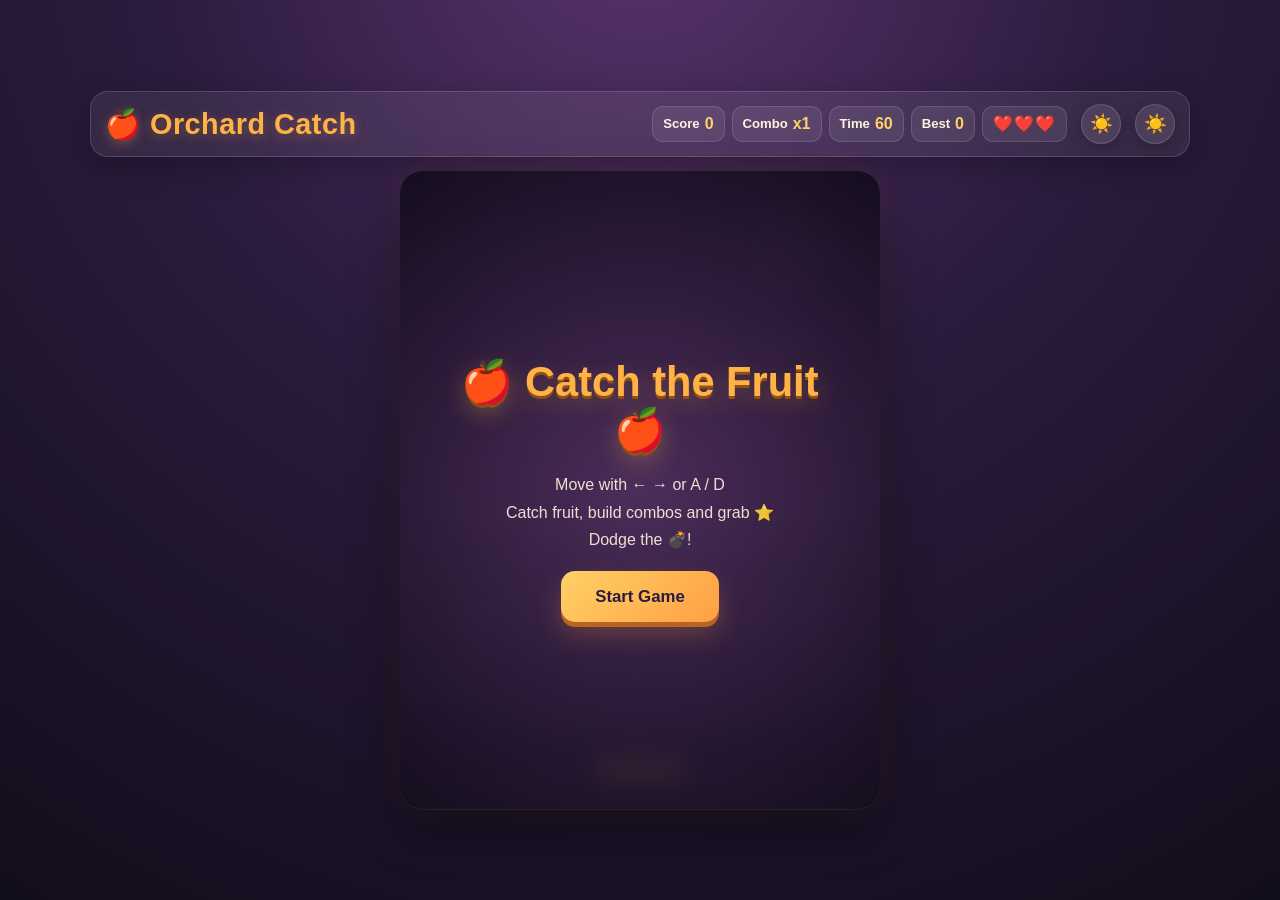
<file: Team 9/index.html>
<!DOCTYPE html>
<html lang="en">
<head>
  <meta charset="UTF-8">
  <meta name="viewport" content="width=device-width, initial-scale=1">
  <title>Orchard Catch</title>
  <link rel="stylesheet" href="style.css">
</head>

<body>

<main>

  <header>
    <h1>🍎 Orchard Catch</h1>

    <div class="stats">
      <span>Score <b id="score">0</b></span>
      <span>Combo <b id="combo">x1</b></span>
      <span>Time <b id="time">60</b></span>
      <span>Best <b id="best">0</b></span>
      <span id="lives" aria-label="Lives">❤️❤️❤️</span>
    </div>

    <button id="themeToggle" class="theme-toggle" aria-label="Toggle theme">
  ☀️
</button>

<button
  id="themeToggle"
  class="theme-toggle"
  aria-label="Toggle theme"
>
  ☀️
</button>
  </header>

  <div class="stage">

    <canvas id="game" width="480" height="640"></canvas>

    <div id="overlay">

      <h2 id="title">🍎 Catch the Fruit 🍎</h2>

      <p id="msg">
        Move with ← → or A / D<br>
        Catch fruit, build combos and grab ⭐<br>
        Dodge the 💣!
      </p>

      <button id="btn">Start Game</button>

    </div>

  </div>

</main>

<script src="Script.js"></script>

</body>
</html>
</file>
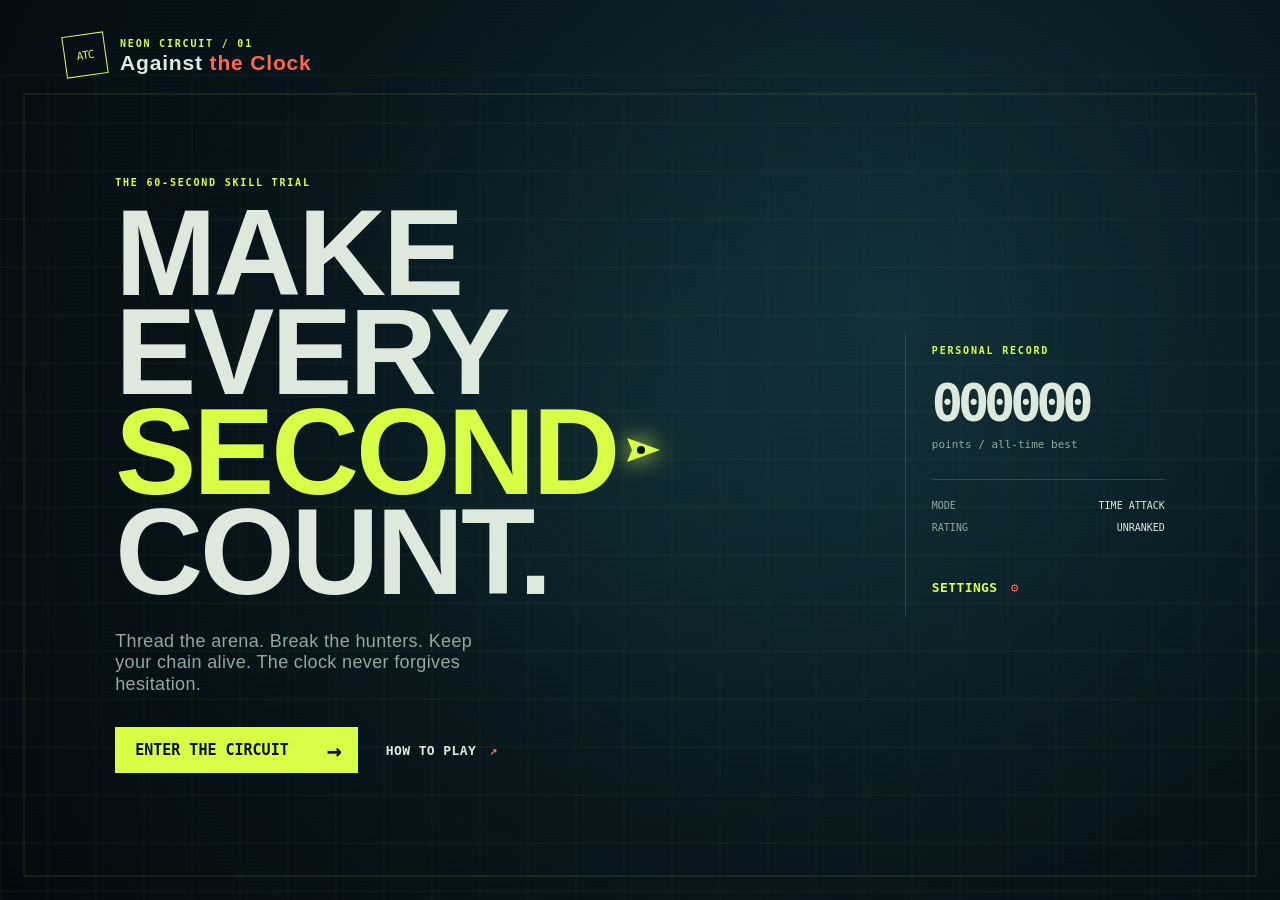
<file: Team Coordinators/index.html>
<!doctype html>
<html lang="en">
<head>
  <meta charset="UTF-8">
  <meta name="viewport" content="width=device-width, initial-scale=1, maximum-scale=1, user-scalable=no">
  <meta name="theme-color" content="#07131a">
  <title>Against the Clock</title>
  <link rel="stylesheet" href="css/style.css">
</head>
<body>
  <main class="shell">
    <canvas id="game" aria-label="Against the Clock game arena"></canvas>
    <div class="scanlines" aria-hidden="true"></div>

    <header class="brand" aria-label="Against the Clock">
      <div class="brand-mark">ATC</div>
      <div>
        <p class="eyebrow">NEON CIRCUIT / 01</p>
        <h1>Against <span>the Clock</span></h1>
      </div>
    </header>

    <section id="hud" class="hud hidden" aria-live="polite">
      <div class="hud-stat score-stat"><span>SCORE</span><strong id="score">000000</strong></div>
      <div class="hud-stat"><span>TIME</span><strong id="timer">60.0</strong></div>
      <div class="hud-stat combo-stat"><span>CHAIN</span><strong id="combo">x1</strong></div>
      <div class="hud-stat"><span>WAVE</span><strong id="wave">01</strong></div>
      <div class="health-wrap"><span>CORE INTEGRITY</span><div class="health-bar"><i id="health"></i></div></div>
      <button id="pauseButton" class="icon-button" type="button" aria-label="Pause game">Ⅱ</button>
    </section>

    <div id="toast" class="toast" role="status"></div>
    <div id="hitFlash" class="hit-flash" aria-hidden="true"></div>

    <section id="menu" class="screen menu-screen">
      <div class="menu-copy">
        <p class="kicker">THE 60-SECOND SKILL TRIAL</p>
        <h2>Make every<br><em>second</em> count.</h2>
        <p class="lede">Thread the arena. Break the hunters. Keep your chain alive. The clock never forgives hesitation.</p>
        <div class="menu-actions">
          <button id="playButton" class="primary-button" type="button"><span>Enter the circuit</span><b>→</b></button>
          <button id="instructionsButton" class="text-button" type="button">How to play <span>↗</span></button>
        </div>
      </div>
      <aside class="menu-panel">
        <div class="panel-label">PERSONAL RECORD</div>
        <div id="bestScore" class="record">000000</div>
        <div class="record-caption">points / all-time best</div>
        <div class="rule-line"></div>
        <div class="mini-row"><span>MODE</span><strong>TIME ATTACK</strong></div>
        <div class="mini-row"><span>RATING</span><strong id="menuRating">UNRANKED</strong></div>
        <button id="settingsButton" class="settings-link" type="button">Settings <span>⚙</span></button>
      </aside>
    </section>

    <section id="instructions" class="screen modal-screen hidden">
      <div class="modal-card">
        <button class="close-button" data-close="instructions" type="button" aria-label="Close instructions">×</button>
        <p class="kicker">FIELD MANUAL</p>
        <h2>Read the room.<br><em>Then move.</em></h2>
        <div class="instruction-grid">
          <div><b>01 / MOVE</b><p>WASD or arrow keys to steer. On mobile, drag the left pad.</p></div>
          <div><b>02 / STRIKE</b><p>Mouse click, Space, or the right pad launches a pulse toward your aim.</p></div>
          <div><b>03 / CHAIN</b><p>Defeat targets before the chain cools. Longer chains multiply every hit.</p></div>
          <div><b>04 / RISK</b><p>Gold shards add time and score. Red hunters are fast. Violet hunters split.</p></div>
        </div>
        <div class="tip"><span>◎</span> Survive 60 seconds for a clean run. Protect your core: three hits and the trial ends.</div>
      </div>
    </section>

    <section id="settings" class="screen modal-screen hidden">
      <div class="modal-card settings-card">
        <button class="close-button" data-close="settings" type="button" aria-label="Close settings">×</button>
        <p class="kicker">SYSTEM TUNING</p>
        <h2>Set your<br><em>conditions.</em></h2>
        <label class="setting-row"><span>Sound effects</span><button class="toggle active" id="soundToggle" type="button" aria-pressed="true"><i></i></button></label>
        <label class="setting-row"><span>Reduced motion</span><button class="toggle" id="motionToggle" type="button" aria-pressed="false"><i></i></button></label>
        <div class="difficulty"><span>Difficulty</span><div><button data-difficulty="calm" class="difficulty-button active" type="button">CALM</button><button data-difficulty="surge" class="difficulty-button" type="button">SURGE</button><button data-difficulty="overdrive" class="difficulty-button" type="button">OVERDRIVE</button></div></div>
      </div>
    </section>

    <section id="pause" class="screen modal-screen hidden">
      <div class="modal-card pause-card">
        <p class="kicker">CLOCK HELD</p>
        <h2>Take a<br><em>breath.</em></h2>
        <div class="pause-actions"><button id="resumeButton" class="primary-button" type="button"><span>Resume run</span><b>→</b></button><button id="restartButton" class="text-button" type="button">Restart trial</button><button id="pauseMenuButton" class="text-button" type="button">Return to menu</button></div>
      </div>
    </section>

    <section id="gameOver" class="screen modal-screen hidden">
      <div class="modal-card result-card">
        <p id="resultKicker" class="kicker">TRIAL COMPLETE</p>
        <h2 id="resultTitle">You bent<br><em>the clock.</em></h2>
        <div class="final-score"><span>FINAL SCORE</span><strong id="finalScore">000000</strong><small id="newRecord">NEW PERSONAL RECORD</small></div>
        <div class="stats-grid"><div><span>TIME HELD</span><b id="finalTime">0.0s</b></div><div><span>TARGETS</span><b id="finalKills">0</b></div><div><span>BEST CHAIN</span><b id="finalCombo">x1</b></div><div><span>ACCURACY</span><b id="finalAccuracy">0%</b></div></div>
        <div class="result-actions"><button id="againButton" class="primary-button" type="button"><span>Run it again</span><b>↻</b></button><button id="resultMenuButton" class="text-button" type="button">Return to menu</button></div>
      </div>
    </section>

    <div id="touchControls" class="touch-controls hidden" aria-hidden="true"><div id="movePad" class="touch-pad"><i></i></div><button id="firePad" class="fire-pad" type="button">PULSE</button></div>
  </main>
  <script src="js/main.js"></script>
</body>
</html>
</file>
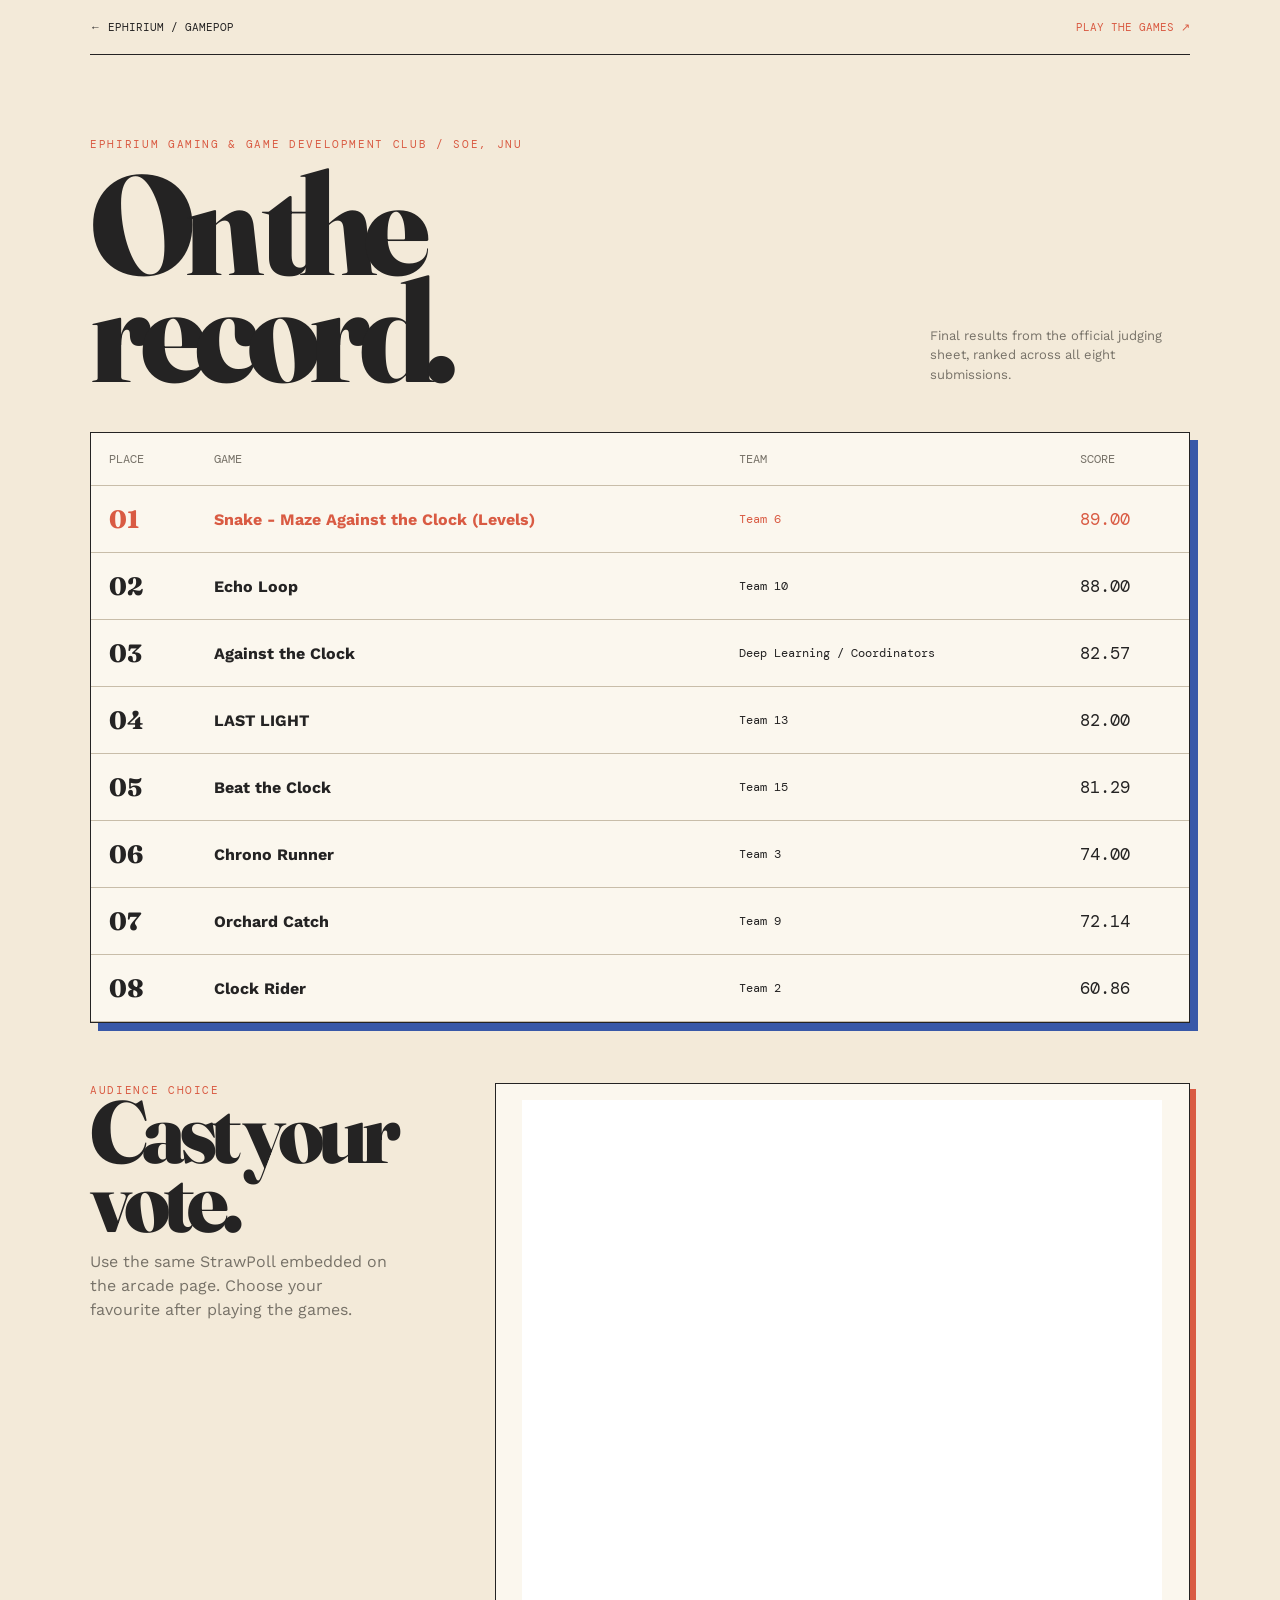
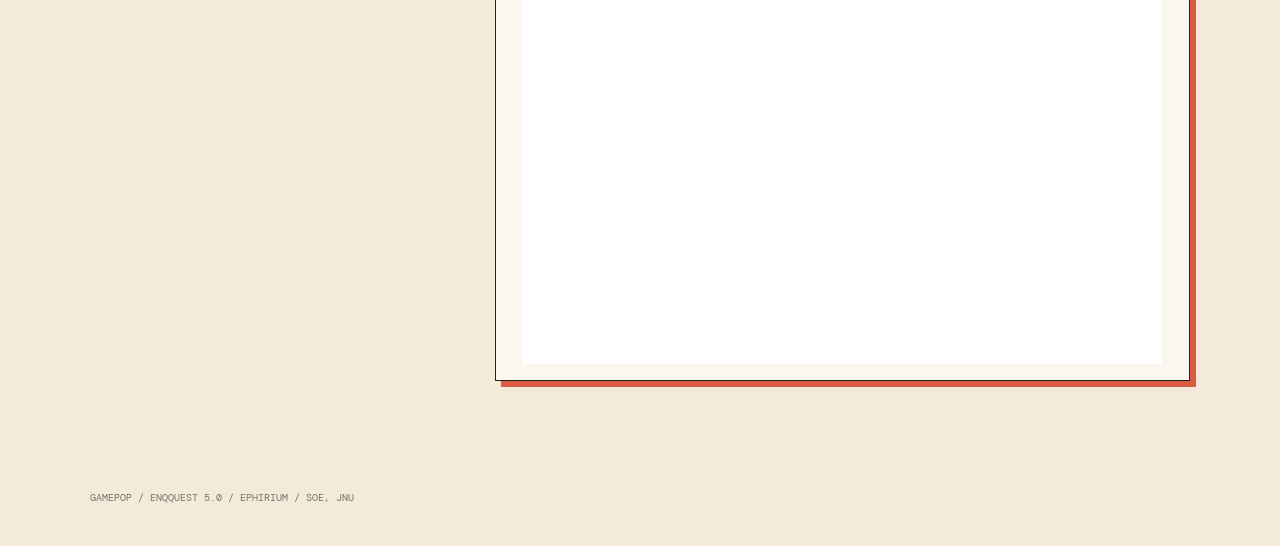
<file: leaderboard.html>
<!doctype html>
<html lang="en"><head><meta charset="utf-8"><meta name="viewport" content="width=device-width, initial-scale=1"><title>Official Results | Against the Clock</title><style>
@import url('https://fonts.googleapis.com/css2?family=DM+Mono:wght@400;500&family=Fraunces:opsz,wght@9..144,600;9..144,800&family=Work+Sans:wght@400;600;700&display=swap');:root{--ink:#242323;--cream:#f3ead9;--blue:#3858a8;--red:#d95b43;--yellow:#e5b94d;--muted:#777268;--rule:#c8bda9}*{box-sizing:border-box}body{margin:0;background:var(--cream);color:var(--ink);font-family:'Work Sans',sans-serif}a{color:inherit;text-decoration:none}.page{width:min(1100px,calc(100% - 40px));margin:auto}.nav{display:flex;justify-content:space-between;padding:20px 0;border-bottom:1px solid var(--ink);font:11px 'DM Mono';text-transform:uppercase}.nav a:last-child{color:var(--red)}main{padding:82px 0}.eyebrow{color:var(--red);font:11px 'DM Mono';letter-spacing:.15em;text-transform:uppercase}.heading{display:flex;justify-content:space-between;align-items:end;gap:30px;margin:20px 0 48px}.heading h1{margin:0;font:800 clamp(66px,12vw,142px)/.75 Fraunces;letter-spacing:-.08em}.heading p{max-width:260px;margin:0;color:var(--muted);font-size:13px;line-height:1.5}.board{border:1px solid var(--ink);background:#fbf7ee;box-shadow:8px 8px 0 var(--blue);overflow:auto}.board table{width:100%;min-width:690px;border-collapse:collapse;font:12px 'DM Mono'}.board th,.board td{padding:18px;border-bottom:1px solid var(--rule);text-align:left}.board th{font-weight:400;color:var(--muted);text-transform:uppercase}.board tr:first-child td{color:var(--red)}.board td:first-child{font:800 25px Fraunces}.board td:nth-child(2){font:700 16px 'Work Sans'}.board td:last-child{font-size:17px}.vote{display:grid;grid-template-columns:.7fr 1.3fr;gap:30px;align-items:start;margin-top:60px}.vote h2{margin:0;font:800 clamp(48px,7vw,88px)/.78 Fraunces;letter-spacing:-.07em}.vote p{max-width:300px;color:var(--muted);line-height:1.5}.poll{padding:16px;border:1px solid var(--ink);background:#fbf7ee;box-shadow:6px 6px 0 var(--red)}.poll iframe{display:block;width:100%;height:864px;border:0;background:white}footer{padding:28px 0 42px;color:var(--muted);font:10px 'DM Mono';text-transform:uppercase}@media(max-width:700px){.page{width:calc(100% - 28px)}main{padding:58px 0}.heading{display:block}.heading p{margin-top:19px}.board{box-shadow:5px 5px 0 var(--blue)}.board th,.board td{padding:14px 10px}.vote{display:block}.poll{margin-top:25px;padding:10px}.poll iframe{height:864px}.nav{font-size:9px}}
</style></head><body><header class="page nav"><a href="index.html">← Ephirium / GamePop</a><a href="index.html#games">Play the games ↗</a></header><main class="page"><div class="eyebrow">Ephirium Gaming &amp; Game Development Club / SOE, JNU</div><div class="heading"><h1>On the<br>record.</h1><p>Final results from the official judging sheet, ranked across all eight submissions.</p></div><div class="board"><table><thead><tr><th>Place</th><th>Game</th><th>Team</th><th>Score</th></tr></thead><tbody><tr><td>01</td><td>Snake - Maze Against the Clock (Levels)</td><td>Team 6</td><td>89.00</td></tr><tr><td>02</td><td>Echo Loop</td><td>Team 10</td><td>88.00</td></tr><tr><td>03</td><td>Against the Clock</td><td>Deep Learning / Coordinators</td><td>82.57</td></tr><tr><td>04</td><td>LAST LIGHT</td><td>Team 13</td><td>82.00</td></tr><tr><td>05</td><td>Beat the Clock</td><td>Team 15</td><td>81.29</td></tr><tr><td>06</td><td>Chrono Runner</td><td>Team 3</td><td>74.00</td></tr><tr><td>07</td><td>Orchard Catch</td><td>Team 9</td><td>72.14</td></tr><tr><td>08</td><td>Clock Rider</td><td>Team 2</td><td>60.86</td></tr></tbody></table></div><section class="vote"><div><div class="eyebrow">Audience choice</div><h2>Cast your vote.</h2><p>Use the same StrawPoll embedded on the arcade page. Choose your favourite after playing the games.</p></div><div class="poll"><div class="strawpoll-embed" id="strawpoll_7MZ0kv9Epgo" style="height:864px;max-width:640px;width:100%;margin:0 auto;display:flex;flex-direction:column"><iframe title="StrawPoll Embed" id="strawpoll_iframe_7MZ0kv9Epgo" src="https://strawpoll.com/embed/7MZ0kv9Epgo" style="position:static;visibility:visible;display:block;width:100%;flex-grow:1" frameborder="0" allowfullscreen allowtransparency>Loading...</iframe><script async src="https://cdn.strawpoll.com/dist/widgets.js" charset="utf-8"></script></div></div></section></main><footer class="page">GAMEPOP / ENQQUEST 5.0 / EPHIRIUM / SOE, JNU</footer></body></html>
</file>
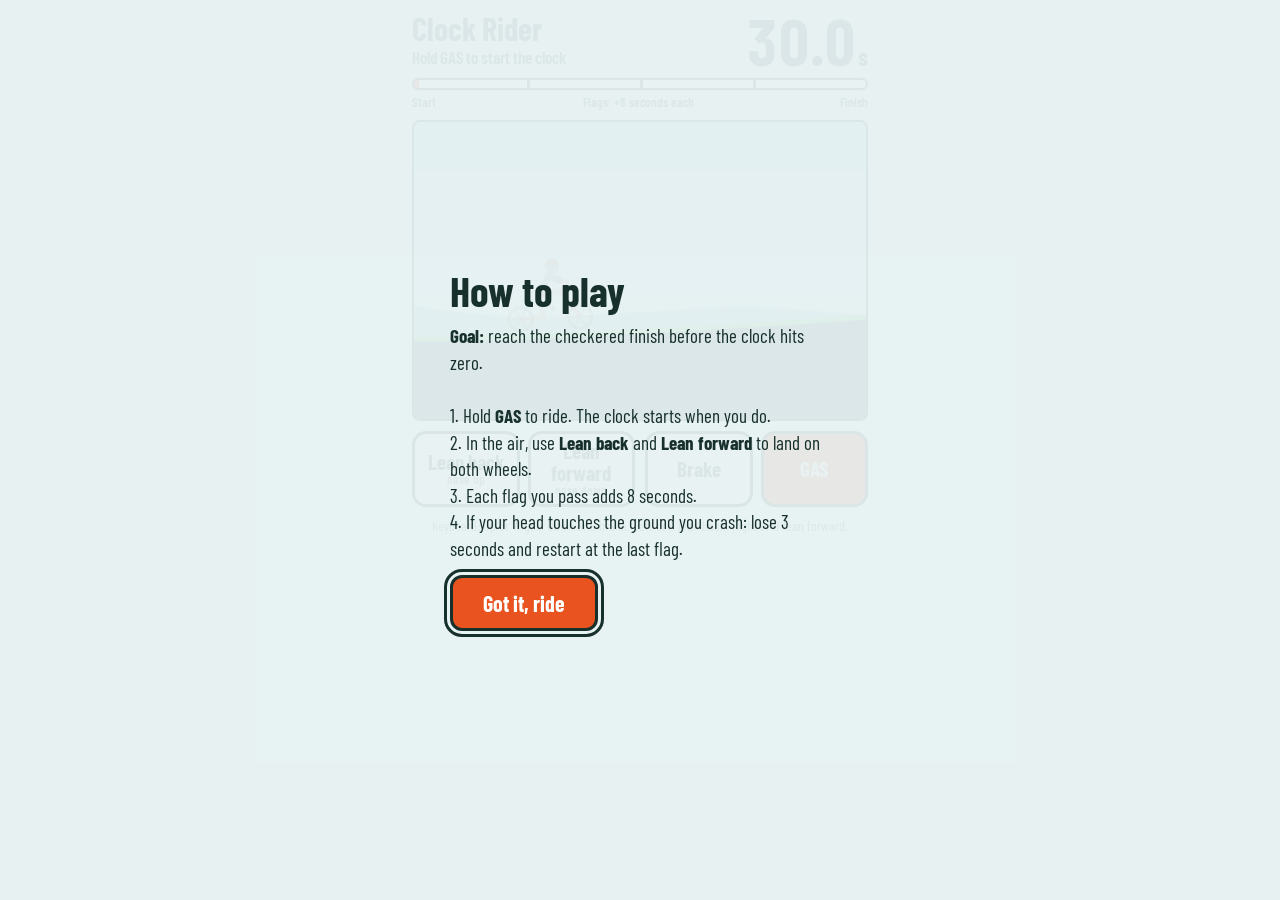
<file: Team 2/Abhi.html>
<!DOCTYPE html>
<html lang="en">
<head>
<meta charset="utf-8">
<meta name="viewport" content="width=device-width, initial-scale=1, viewport-fit=cover">
<title>Clock Rider</title>
<link href="https://fonts.googleapis.com/css2?family=Barlow+Condensed:wght@600;700&display=swap" rel="stylesheet">
<style>
:root{--bg:#e7f2f3;--sky1:#a9d8ea;--sky2:#eaf6f2;--h1:#9fcfc0;--h2:#6fae9c;--gnd:#2c4a42;--grass:#6dc16a;--ink:#17302b;--bike:#e8531f;--ok:#1d9a55;--bad:#c62828;--card:#fff;
box-sizing:border-box;padding-top:env(safe-area-inset-top,0px);padding-bottom:env(safe-area-inset-bottom,0px)}
@media (prefers-color-scheme:dark){:root:not([data-theme="light"]){--bg:#0b1624;--sky1:#0f2038;--sky2:#27456b;--h1:#1c3a58;--h2:#16304a;--gnd:#09141a;--grass:#3fae6e;--ink:#e6f1ee;--bike:#ff8a3d;--ok:#4ccf8a;--bad:#ff6b6b;--card:#13263a}}
:root[data-theme="dark"]{--bg:#0b1624;--sky1:#0f2038;--sky2:#27456b;--h1:#1c3a58;--h2:#16304a;--gnd:#09141a;--grass:#3fae6e;--ink:#e6f1ee;--bike:#ff8a3d;--ok:#4ccf8a;--bad:#ff6b6b;--card:#13263a}
*{box-sizing:border-box}
html,body{margin:0;min-height:100%}
body{background:var(--bg);color:var(--ink);font-family:"Barlow Condensed","Arial Narrow",Arial,sans-serif;display:flex;justify-content:center}
main{width:100%;max-width:480px;padding:12px;display:flex;flex-direction:column;gap:10px;user-select:none;-webkit-user-select:none}
header{display:flex;justify-content:space-between;align-items:flex-end;gap:8px}
h1{margin:0;font-size:32px;line-height:1;font-weight:700}
.msg{margin:3px 0 0;font-size:17px;font-weight:600;min-height:21px}
.clk{font-size:64px;font-weight:700;line-height:.85;font-variant-numeric:tabular-nums}
.clk small{font-size:.38em;margin-left:2px}
.clk.low{color:var(--bad)}
.track{position:relative;height:12px;background:var(--card);border:2px solid var(--ink);border-radius:7px;overflow:hidden}
.track i{position:absolute;left:0;top:0;bottom:0;width:0;background:var(--bike)}
.track b{position:absolute;top:0;bottom:0;width:3px;background:var(--ink)}
.tl{display:flex;justify-content:space-between;font-size:13px;font-weight:600;margin-top:-6px}
canvas{width:100%;display:block;border:2px solid var(--ink);border-radius:8px;touch-action:none}
.ctl{display:flex;justify-content:space-between;gap:10px}
.grp{display:flex;gap:8px;flex:1}
.btn{flex:1;min-height:76px;font:700 21px "Barlow Condensed","Arial Narrow",Arial,sans-serif;line-height:1.05;color:var(--ink);background:var(--card);border:3px solid var(--ink);border-radius:14px;touch-action:none;cursor:pointer}
.btn.on{background:var(--ink);color:var(--bg)}
.btn.gas{background:var(--bike);color:#fff;border-color:var(--ink)}
.btn.gas.on{filter:brightness(.8)}
.btn small{display:block;font-size:13px;font-weight:600;opacity:.8}
.btn:focus-visible{outline:3px solid var(--bike);outline-offset:2px}
.keys{margin:0;font-size:14px;opacity:.8;text-align:center}
.ov{position:fixed;inset:0;background:color-mix(in srgb,var(--bg) 94%,transparent);display:flex;align-items:center;justify-content:center;padding:22px;z-index:5}
.ov[hidden]{display:none}
.card{max-width:380px;display:flex;flex-direction:column;gap:12px;align-items:flex-start}
.card h2{margin:0;font-size:42px;line-height:1}
.card p{margin:0;font-size:19px;line-height:1.4}
.go{font:700 22px "Barlow Condensed","Arial Narrow",Arial,sans-serif;background:var(--bike);color:#fff;border:3px solid var(--ink);border-radius:12px;padding:12px 30px;cursor:pointer}
.go:focus-visible{outline:3px solid var(--ink);outline-offset:3px}
</style>
</head>
<body>
<main>
  <header>
    <div><h1>Clock Rider</h1><p class="msg" id="msg">Hold GAS to start the clock</p></div>
    <div class="clk" id="clk"><span id="sec">30.0</span><small>s</small></div>
  </header>
  <div class="track" id="track"><i id="prog"></i><b style="left:25%"></b><b style="left:50%"></b><b style="left:75%"></b></div>
  <div class="tl"><span>Start</span><span>Flags: +8 seconds each</span><span>Finish</span></div>
  <canvas id="cv" aria-label="Bike track"></canvas>
  <div class="ctl">
    <div class="grp">
      <button class="btn" data-k="back">Lean back<small>nose up</small></button>
      <button class="btn" data-k="fwd">Lean forward<small>nose down</small></button>
    </div>
    <div class="grp">
      <button class="btn" data-k="brake">Brake</button>
      <button class="btn gas" data-k="gas">GAS</button>
    </div>
  </div>
  <p class="keys">Keyboard: Up or W gas. Down or S brake. Left or A lean back. Right or D lean forward.</p>
</main>

<div class="ov" id="ov">
  <div class="card"><h2 id="ovT"></h2><p id="ovP"></p><button class="go" id="ovB"></button></div>
</div>

<script>
(function(){
var G=900,R=12,I=2600,KS=2200,DRIVE=700,LEAN=15000,STEP=1/240;
var START_T=30,BONUS=8,PEN=3,FINISH=10000,CP=[2500,5000,7500];
var cv=document.getElementById('cv'),ctx=cv.getContext('2d');
var secEl=document.getElementById('sec'),clkEl=document.getElementById('clk'),progEl=document.getElementById('prog'),msgEl=document.getElementById('msg');
var ov=document.getElementById('ov'),ovT=document.getElementById('ovT'),ovP=document.getElementById('ovP'),ovB=document.getElementById('ovB');
var inp={gas:0,brake:0,back:0,fwd:0}, K={}, b, state='idle', timeLeft, elapsed, cpIdx, inv, acc=0, last=0, camX=0, camY=0, cw=400, ch=280, dpr=1, fr=0, ovCb=null, spin=0, msgT=0;

function ter(x){
  var f=Math.min(1,Math.max(0,x/1500));
  return 500-f*(55*Math.sin(x/300)+30*Math.sin(x/130+1.3))-f*60*Math.pow(Math.max(0,Math.sin(x/520+.6)),6);
}
function slope(x){return (ter(x+1)-ter(x-1))/2;}
function readColors(){var s=getComputedStyle(document.documentElement);['sky1','sky2','h1','h2','gnd','grass','ink','bike','ok','bad','card'].forEach(function(n){K[n]=s.getPropertyValue('--'+n).trim();});}
function say(t){msgEl.textContent=t;}

function spawn(x){
  b={x:x,y:ter(x)-36,vx:0,vy:0,a:Math.atan(slope(x)),w:0}; inv=.8; camX=b.x-cw*.3; camY=b.y-ch*.6;
}
function reset(){
  spawn(100); timeLeft=START_T; elapsed=0; cpIdx=-1; state='ready'; say('Hold GAS to start the clock');
}
function crash(){
  timeLeft-=PEN; spawn(cpIdx>=0?CP[cpIdx]:100); say('Crashed! -'+PEN+' seconds. Back to the last flag.'); msgT=2.5;
}

function step(dt){
  var c=Math.cos(b.a),s=Math.sin(b.a),ax=-.9*b.vx,ay=G-.15*b.vy,tq=0;
  for(var i=0;i<2;i++){
    var lx=i?30:-30, rx=c*lx-s*18, ry=s*lx+c*18, px=b.x+rx, py=b.y+ry, pen=py+R-ter(px);
    if(pen>0){
      var wvx=b.vx-b.w*ry, wvy=b.vy+b.w*rx, sl=slope(px), tl=Math.sqrt(1+sl*sl), tx=1/tl, ty=sl/tl, nx=ty, ny=-tx;
      var F=Math.min(7000,Math.max(0,KS*pen-70*(wvx*nx+wvy*ny))), ft=0;
      if(i===0&&inp.gas)ft+=DRIVE;
      if(inp.brake)ft-=Math.max(-500,Math.min(500,(wvx*tx+wvy*ty)*6));
      var fx=F*nx+ft*tx, fy=F*ny+ft*ty;
      ax+=fx; ay+=fy; tq+=rx*fy-ry*fx;
    }
  }
  tq+=(inp.fwd-inp.back)*LEAN;
  b.vx+=ax*dt; b.vy+=ay*dt; b.w+=tq/I*dt; b.w-=b.w*1.2*dt;
  b.x+=b.vx*dt; b.y+=b.vy*dt; b.a+=b.w*dt; spin+=b.vx/R*dt;
  if(inv>0){inv-=dt;}
  else{var hx=b.x+c*4+s*34, hy=b.y+s*4-c*34; if(hy+5>ter(hx))crash();}
}

function show(t,p,btn,cb){ovT.textContent=t;ovP.innerHTML=p;ovB.textContent=btn;ovCb=cb;ov.hidden=false;ovB.focus();}
ovB.addEventListener('click',function(){ov.hidden=true;var cb=ovCb;ovCb=null;if(cb)cb();});

function finish(){
  state='over'; var best=0; try{best=parseFloat(localStorage.getItem('clockrider-best'))||0;}catch(e){}
  var nb=!best||elapsed<best; if(nb){best=elapsed;try{localStorage.setItem('clockrider-best',String(elapsed));}catch(e){}}
  show(nb?'New best time':'Finished!','Ride time: <b>'+elapsed.toFixed(1)+' s</b>. Clock left: '+Math.max(0,timeLeft).toFixed(1)+' s.<br>Best ride time: '+best.toFixed(1)+' s.<br><br>Faster rides score better. Can you beat it?','Ride again',reset);
}
function timeUp(){
  state='over'; var pct=Math.max(0,Math.min(99,Math.round(b.x/FINISH*100)));
  show("Time's up",'You reached '+pct+'% of the track.<br>Tip: hold GAS on flat ground, lean back going up ramps, lean forward to land flat.','Try again',reset);
}

function bind(){
  var map={ArrowUp:'gas',w:'gas',W:'gas',ArrowDown:'brake',s:'brake',S:'brake',ArrowLeft:'back',a:'back',A:'back',ArrowRight:'fwd',d:'fwd',D:'fwd'};
  addEventListener('keydown',function(e){var k=map[e.key];if(k){e.preventDefault();inp[k]=1;sync();}});
  addEventListener('keyup',function(e){var k=map[e.key];if(k){inp[k]=0;sync();}});
  document.querySelectorAll('.btn').forEach(function(el){
    var k=el.dataset.k;
    el.addEventListener('pointerdown',function(e){e.preventDefault();inp[k]=1;sync();});
    ['pointerup','pointerleave','pointercancel'].forEach(function(n){el.addEventListener(n,function(){inp[k]=0;sync();});});
  });
  addEventListener('blur',function(){inp.gas=inp.brake=inp.back=inp.fwd=0;sync();});
}
function sync(){document.querySelectorAll('.btn').forEach(function(el){el.classList.toggle('on',!!inp[el.dataset.k]);});}

function fit(){
  var w=Math.min(cv.parentElement.clientWidth-24,456); cw=Math.max(260,w); ch=Math.round(cw*.66); dpr=window.devicePixelRatio||1;
  cv.width=cw*dpr; cv.height=ch*dpr; cv.style.height=ch+'px';
}
addEventListener('resize',fit);

function hills(base,amp,fq,par,col){
  ctx.fillStyle=col; ctx.beginPath(); ctx.moveTo(0,ch);
  for(var sx=0;sx<=cw;sx+=8){var wx=camX*par+sx; ctx.lineTo(sx,base+amp*Math.sin(wx*fq)+amp*.5*Math.sin(wx*fq*2.7+1));}
  ctx.lineTo(cw,ch); ctx.fill();
}
function flag(x,done,fin){
  var sx=x-camX; if(sx<-60||sx>cw+60)return; var gy=ter(x)-camY;
  ctx.strokeStyle=K.ink; ctx.lineWidth=3; ctx.beginPath(); ctx.moveTo(sx,gy); ctx.lineTo(sx,gy-90); ctx.stroke();
  if(fin){
    for(var r=0;r<3;r++)for(var q=0;q<5;q++){ctx.fillStyle=(r+q)%2?K.card:K.ink;ctx.fillRect(sx+q*9,gy-90+r*9,9,9);}
    ctx.strokeStyle=K.ink; ctx.lineWidth=2; ctx.strokeRect(sx,gy-90,45,27);
  } else {
    ctx.fillStyle=done?K.ok:K.bike; ctx.beginPath(); ctx.moveTo(sx,gy-90); ctx.lineTo(sx+34,gy-77); ctx.lineTo(sx,gy-64); ctx.fill();
  }
}
function draw(){
  ctx.setTransform(dpr,0,0,dpr,0,0);
  var gr=ctx.createLinearGradient(0,0,0,ch); gr.addColorStop(0,K.sky1); gr.addColorStop(1,K.sky2);
  ctx.fillStyle=gr; ctx.fillRect(0,0,cw,ch);
  hills(ch*.55-(camY-380)*.1,26,.004,.12,K.h1);
  hills(ch*.68-(camY-380)*.2,22,.007,.3,K.h2);
  ctx.beginPath(); ctx.moveTo(0,ch);
  for(var sx=0;sx<=cw;sx+=4)ctx.lineTo(sx,ter(camX+sx)-camY);
  ctx.lineTo(cw,ch); ctx.closePath(); ctx.fillStyle=K.gnd; ctx.fill();
  ctx.beginPath();
  for(sx=0;sx<=cw;sx+=4){var yy=ter(camX+sx)-camY; sx?ctx.lineTo(sx,yy):ctx.moveTo(sx,yy);}
  ctx.strokeStyle=K.grass; ctx.lineWidth=5; ctx.stroke();
  CP.forEach(function(x,i){flag(x,i<=cpIdx,false);});
  flag(FINISH,false,true);
  ctx.save(); ctx.translate(b.x-camX,b.y-camY); ctx.rotate(b.a);
  if(inv>0&&Math.floor(inv*12)%2)ctx.globalAlpha=.45;
  ctx.lineWidth=3; ctx.strokeStyle=K.ink;
  [-30,30].forEach(function(lx){
    ctx.beginPath(); ctx.arc(lx,18,R,0,7); ctx.stroke();
    ctx.beginPath(); for(var k=0;k<3;k++){var an=spin+k*Math.PI/3;ctx.moveTo(lx+Math.cos(an)*R,18+Math.sin(an)*R);ctx.lineTo(lx-Math.cos(an)*R,18-Math.sin(an)*R);} ctx.lineWidth=1.5; ctx.stroke(); ctx.lineWidth=3;
  });
  ctx.strokeStyle=K.bike; ctx.lineWidth=5; ctx.lineJoin='round'; ctx.beginPath();
  ctx.moveTo(-30,18); ctx.lineTo(-6,16); ctx.lineTo(-12,-6); ctx.lineTo(12,-8); ctx.lineTo(30,18); ctx.moveTo(12,-8); ctx.lineTo(18,-18); ctx.lineTo(8,-20); ctx.stroke();
  ctx.strokeStyle=K.ink; ctx.lineWidth=7; ctx.lineCap='round'; ctx.beginPath(); ctx.moveTo(-10,-8); ctx.lineTo(1,-26); ctx.moveTo(1,-24); ctx.lineTo(10,-20); ctx.stroke();
  ctx.lineWidth=4; ctx.beginPath(); ctx.moveTo(-6,-6); ctx.lineTo(4,10); ctx.stroke();
  ctx.fillStyle=K.ink; ctx.beginPath(); ctx.arc(4,-34,7,0,7); ctx.fill();
  ctx.fillStyle=K.bike; ctx.beginPath(); ctx.arc(4,-36,7,Math.PI,0); ctx.fill();
  ctx.restore();
}

function hud(){
  secEl.textContent=Math.max(0,timeLeft).toFixed(1); clkEl.classList.toggle('low',timeLeft<=8);
  progEl.style.width=Math.max(0,Math.min(100,b.x/FINISH*100))+'%';
}
function frame(now){
  var dt=Math.min(.05,(now-last)/1000); last=now;
  if(state==='ready'&&inp.gas&&ov.hidden){state='run';say('Go! Reach the flags to add time.');}
  if(state==='ready'||state==='run'){
    acc+=dt; while(acc>=STEP){step(STEP);acc-=STEP;}
    camX+=(b.x-cw*.3-camX)*Math.min(1,dt*8); camY+=(b.y-ch*.6-camY)*Math.min(1,dt*4);
  }
  if(state==='run'){
    timeLeft-=dt; elapsed+=dt;
    if(msgT>0){msgT-=dt;}
    for(var i=0;i<CP.length;i++)if(b.x>=CP[i]&&i>cpIdx){cpIdx=i;timeLeft+=BONUS;say('Flag '+(i+1)+'! +'+BONUS+' seconds.');msgT=2.5;}
    if(b.x>=FINISH)finish(); else if(timeLeft<=0){timeLeft=0;timeUp();}
  }
  if(!(fr++%30))readColors();
  draw(); hud(); requestAnimationFrame(frame);
}

readColors(); bind(); fit(); reset(); state='idle';
show('How to play','<b>Goal:</b> reach the checkered finish before the clock hits zero.<br><br>1. Hold <b>GAS</b> to ride. The clock starts when you do.<br>2. In the air, use <b>Lean back</b> and <b>Lean forward</b> to land on both wheels.<br>3. Each flag you pass adds 8 seconds.<br>4. If your head touches the ground you crash: lose 3 seconds and restart at the last flag.','Got it, ride',function(){state='ready';});
requestAnimationFrame(function(n){last=n;frame(n);});
})();
</script>
</body>
</html>
</file>
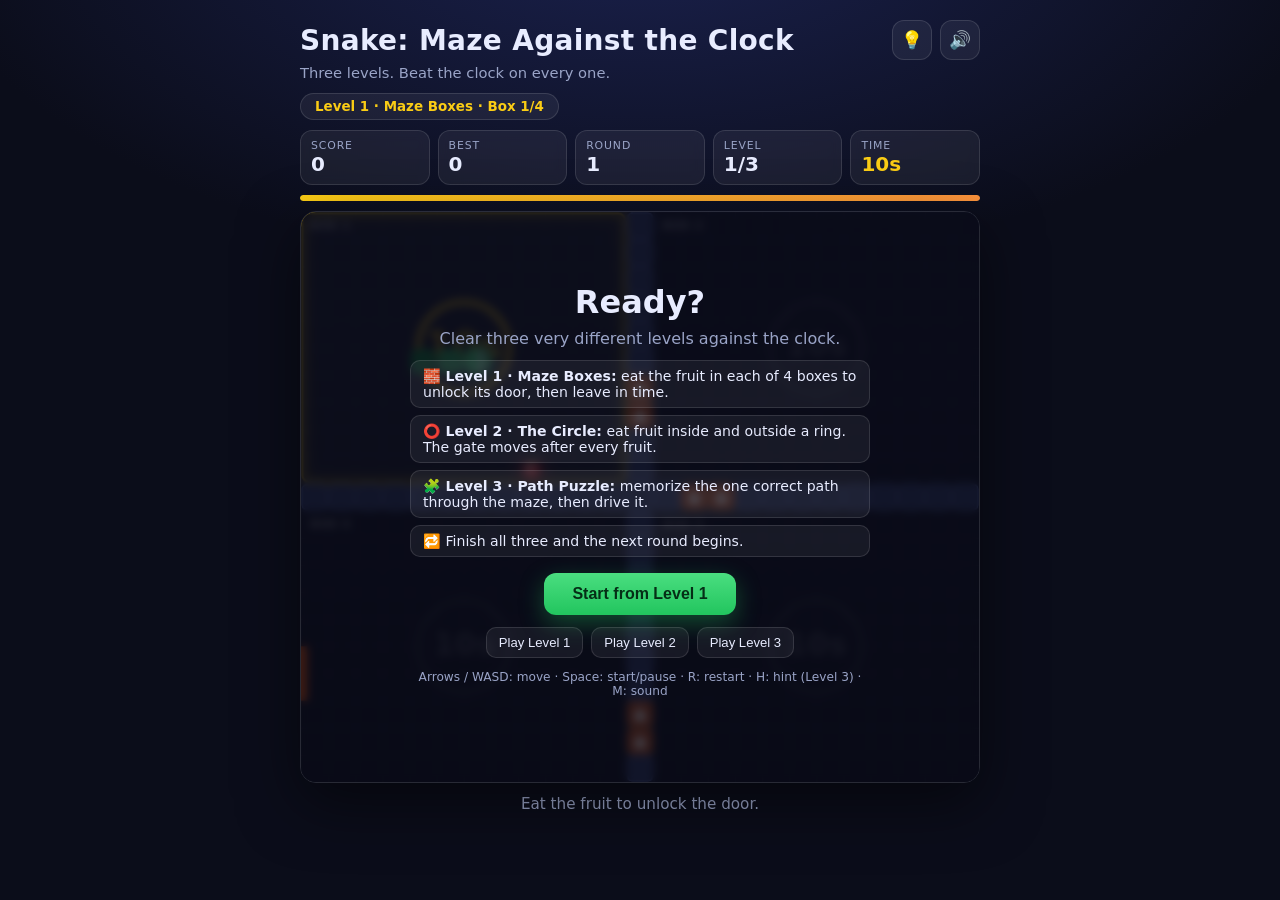
<file: Team 6/snake-maze-levels (2).html>
<!DOCTYPE html>
<html lang="en">
<head>
<meta charset="UTF-8">
<meta name="viewport" content="width=device-width, initial-scale=1">
<title>Snake - Maze Against the Clock (Levels)</title>
<style>
:root {
  --bg: #0b0d1a;
  --panel: rgba(255, 255, 255, 0.06);
  --border: rgba(255, 255, 255, 0.12);
  --text: #e8ecff;
  --muted: #9aa4c7;
  --accent: #4ade80;
  --gold: #facc15;
  --danger: #f87171;
}
* { box-sizing: border-box; }
html, body { min-height: 100%; }
body {
  margin: 0;
  font-family: system-ui, -apple-system, "Segoe UI", Roboto, Helvetica, Arial, sans-serif;
  color: var(--text);
  background: radial-gradient(1200px 600px at 50% -10%, #1b2250 0%, var(--bg) 60%);
  background-attachment: fixed;
  display: flex;
  justify-content: center;
  padding: 20px 12px 32px;
}
.app { width: 100%; max-width: 680px; }
.top { display: flex; align-items: center; justify-content: space-between; gap: 12px; margin-bottom: 4px; }
.top .btns { display: flex; gap: 8px; }
.title { font-size: clamp(1.25rem, 4vw, 1.75rem); margin: 0; letter-spacing: 0.3px; }
.sub { color: var(--muted); margin: 0 0 12px; font-size: 0.92rem; }
.pill {
  display: inline-block;
  background: var(--panel);
  border: 1px solid var(--border);
  border-radius: 99px;
  padding: 5px 14px;
  font-size: 0.84rem;
  font-weight: 600;
  color: var(--gold);
  margin-bottom: 10px;
}
.icon-btn {
  background: var(--panel);
  border: 1px solid var(--border);
  color: var(--text);
  width: 40px; height: 40px;
  border-radius: 12px;
  font-size: 1.1rem;
  cursor: pointer;
  transition: background 0.15s, transform 0.1s;
}
.icon-btn:hover { background: rgba(255, 255, 255, 0.12); }
.icon-btn:active { transform: scale(0.94); }
.hud { display: grid; grid-template-columns: repeat(5, 1fr); gap: 8px; margin-bottom: 10px; }
.card {
  background: var(--panel);
  border: 1px solid var(--border);
  border-radius: 12px;
  padding: 8px 10px;
  backdrop-filter: blur(6px);
}
.card .label { font-size: 0.68rem; text-transform: uppercase; letter-spacing: 0.08em; color: var(--muted); }
.card .value { display: inline-block; font-size: 1.25rem; font-weight: 700; font-variant-numeric: tabular-nums; }
.card.time .value { color: var(--gold); }
.card.time.danger .value { color: var(--danger); animation: pulse 0.5s infinite alternate; }
@keyframes pulse { to { transform: scale(1.14); } }
.bar { height: 6px; background: rgba(255, 255, 255, 0.08); border-radius: 99px; overflow: hidden; margin-bottom: 10px; }
.bar > div { height: 100%; width: 100%; background: linear-gradient(90deg, var(--gold), #fb923c); border-radius: 99px; }
.bar.danger > div { background: linear-gradient(90deg, #f87171, #ef4444); }
.stage {
  position: relative;
  border-radius: 16px;
  overflow: hidden;
  border: 1px solid var(--border);
  box-shadow: 0 20px 60px rgba(0, 0, 0, 0.5);
}
canvas { display: block; width: 100%; height: auto; touch-action: none; background: #0a0c18; }
.toast {
  position: absolute; top: 12px; left: 50%;
  transform: translate(-50%, -20px);
  background: rgba(15, 18, 40, 0.94);
  border: 1px solid var(--border);
  padding: 7px 16px;
  border-radius: 99px;
  font-size: 0.9rem;
  opacity: 0;
  transition: opacity 0.25s, transform 0.25s;
  pointer-events: none;
  max-width: 94%;
  text-align: center;
}
.toast.show { opacity: 1; transform: translate(-50%, 0); }
.overlay {
  position: absolute; inset: 0;
  display: flex; align-items: center; justify-content: center;
  background: rgba(8, 10, 22, 0.78);
  backdrop-filter: blur(4px);
  padding: 16px;
  text-align: center;
  overflow-y: auto;
}
.overlay.hidden { display: none; }
.panel { max-width: 460px; }
.panel h2 { margin: 0 0 8px; font-size: clamp(1.4rem, 5vw, 2rem); }
.panel p { margin: 0 0 12px; color: var(--muted); }
.rules { text-align: left; margin: 0 auto 16px; padding: 0; list-style: none; display: grid; gap: 7px; }
.rules li { background: var(--panel); border: 1px solid var(--border); border-radius: 10px; padding: 7px 12px; font-size: 0.88rem; }
.stats { font-weight: 600; margin-bottom: 16px; font-variant-numeric: tabular-nums; }
.btn {
  background: linear-gradient(180deg, #4ade80, #22c55e);
  color: #052e16;
  border: 0;
  border-radius: 12px;
  padding: 12px 28px;
  font-size: 1rem;
  font-weight: 700;
  cursor: pointer;
  box-shadow: 0 8px 24px rgba(34, 197, 94, 0.35);
  transition: transform 0.1s, filter 0.15s;
}
.btn:hover { filter: brightness(1.08); }
.btn:active { transform: scale(0.97); }
.levels { display: flex; gap: 8px; justify-content: center; margin-top: 12px; flex-wrap: wrap; }
.levels button {
  background: var(--panel);
  border: 1px solid var(--border);
  color: var(--text);
  border-radius: 10px;
  padding: 7px 12px;
  font-size: 0.82rem;
  cursor: pointer;
}
.levels button:hover { background: rgba(255, 255, 255, 0.14); }
.keys { margin-top: 12px !important; font-size: 0.76rem; }
.hint { text-align: center; margin: 12px 0 0; color: var(--muted); min-height: 1.4em; font-size: 0.95rem; }
.hint.ok { color: var(--accent); }
.dpad { display: none; grid-template-columns: repeat(3, 60px); grid-template-rows: repeat(2, 60px); gap: 8px; justify-content: center; margin-top: 14px; }
.dpad button {
  background: var(--panel); border: 1px solid var(--border); color: var(--text);
  border-radius: 14px; font-size: 1.3rem; touch-action: manipulation;
}
.dpad button:active { background: rgba(255, 255, 255, 0.2); }
.dpad .up { grid-column: 2; grid-row: 1; }
.dpad .left { grid-column: 1; grid-row: 2; }
.dpad .down { grid-column: 2; grid-row: 2; }
.dpad .right { grid-column: 3; grid-row: 2; }
@media (pointer: coarse) { .dpad { display: grid; } }
@media (max-width: 520px) { .hud { grid-template-columns: repeat(3, 1fr); } }
</style>
</head>
<body>
<div class="app">
  <div class="top">
    <h1 class="title">Snake: Maze Against the Clock</h1>
    <div class="btns">
      <button class="icon-btn" id="hintBtn" aria-label="Use hint">💡</button>
      <button class="icon-btn" id="muteBtn" aria-label="Toggle sound">🔊</button>
    </div>
  </div>
  <p class="sub">Three levels. Beat the clock on every one.</p>
  <div class="pill" id="stagePill"></div>

  <div class="hud">
    <div class="card"><div class="label">Score</div><div class="value" id="score">0</div></div>
    <div class="card"><div class="label">Best</div><div class="value" id="best">0</div></div>
    <div class="card"><div class="label">Round</div><div class="value" id="round">1</div></div>
    <div class="card"><div class="label">Level</div><div class="value" id="level">1/3</div></div>
    <div class="card time" id="timeCard"><div class="label">Time</div><div class="value" id="time">10s</div></div>
  </div>
  <div class="bar" id="bar"><div id="barFill"></div></div>

  <div class="stage">
    <canvas id="game" width="625" height="525"></canvas>
    <div class="toast" id="toast"></div>
    <div class="overlay" id="overlay">
      <div class="panel">
        <h2 id="ovTitle"></h2>
        <p id="ovText"></p>
        <ul class="rules" id="ovRules">
          <li>🧱 <b>Level 1 · Maze Boxes:</b> eat the fruit in each of 4 boxes to unlock its door, then leave in time.</li>
          <li>⭕ <b>Level 2 · The Circle:</b> eat fruit inside and outside a ring. The gate moves after every fruit.</li>
          <li>🧩 <b>Level 3 · Path Puzzle:</b> memorize the one correct path through the maze, then drive it.</li>
          <li>🔁 Finish all three and the next round begins.</li>
        </ul>
        <div class="stats" id="ovStats"></div>
        <button class="btn" id="ovBtn"></button>
        <div class="levels" id="ovLevels">
          <button data-level="0">Play Level 1</button>
          <button data-level="1">Play Level 2</button>
          <button data-level="2">Play Level 3</button>
        </div>
        <p class="keys">Arrows / WASD: move · Space: start/pause · R: restart · H: hint (Level 3) · M: sound</p>
      </div>
    </div>
  </div>

  <p class="hint" id="hint"></p>

  <div class="dpad">
    <button class="up" data-dx="0" data-dy="-1" aria-label="Up">▲</button>
    <button class="left" data-dx="-1" data-dy="0" aria-label="Left">◀</button>
    <button class="down" data-dx="0" data-dy="1" aria-label="Down">▼</button>
    <button class="right" data-dx="1" data-dy="0" aria-label="Right">▶</button>
  </div>
</div>

<script>
(function () {
  const TILE = 25, COLS = 25, ROWS = 21;
  const DELAY = 180;
  const BOX_LIMIT = 10000;
  const CIRCLE_LIMIT = 12000;
  const CIRCLE_FRUITS = 4;
  const VW = Math.floor(COLS / 2), HW = Math.floor(ROWS / 2);
  const W = COLS * TILE, H = ROWS * TILE;

  const RING_R = 8, GAP_HALF = 0.24;
  const RCX = (COLS - 1) / 2, RCY = (ROWS - 1) / 2;

  const MZ_W = 8, MZ_H = 6;
  const MGW = MZ_W * 2 + 1, MGH = MZ_H * 2 + 1;
  const MOX = Math.floor((COLS - MGW) / 2), MOY = Math.floor((ROWS - MGH) / 2);
  const PREVIEW_MS = 6000, HINTS = 3, HINT_COST = 3000, HINT_SHOW = 1600;

  const STAGE_NAMES = ['Maze Boxes', 'The Circle', 'Path Puzzle'];
  const BONUS = [10, 15, 25];

  const canvas = document.getElementById('game');
  const ctx = canvas.getContext('2d');
  const dpr = Math.min(window.devicePixelRatio || 1, 2);
  canvas.width = W * dpr;
  canvas.height = H * dpr;

  const $ = id => document.getElementById(id);
  const scoreEl = $('score'), bestEl = $('best'), roundEl = $('round'), levelEl = $('level');
  const timeEl = $('time'), timeCard = $('timeCard'), bar = $('bar'), barFill = $('barFill');
  const overlay = $('overlay'), ovTitle = $('ovTitle'), ovText = $('ovText');
  const ovRules = $('ovRules'), ovStats = $('ovStats'), ovBtn = $('ovBtn'), ovLevels = $('ovLevels');
  const toastEl = $('toast'), hintEl = $('hint'), muteBtn = $('muteBtn'), hintBtn = $('hintBtn');
  const stagePill = $('stagePill');

  function loadStore(key) {
    try { return localStorage.getItem(key); } catch (e) { return null; }
  }
  function saveStore(key, value) {
    try { localStorage.setItem(key, String(value)); } catch (e) {}
  }

  let best = parseInt(loadStore('snakeMazeLevelsBest') || '0', 10) || 0;
  let muted = loadStore('snakeMazeMuted') === '1';
  let startBest = best;

  let audioCtx = null;
  function ensureAudio() {
    if (!audioCtx) {
      try { audioCtx = new (window.AudioContext || window.webkitAudioContext)(); } catch (e) {}
    }
    if (audioCtx && audioCtx.state === 'suspended') audioCtx.resume();
  }
  function tone(freq, dur, type, vol, delay) {
    if (muted || !audioCtx) return;
    const t = audioCtx.currentTime + (delay || 0);
    const o = audioCtx.createOscillator();
    const g = audioCtx.createGain();
    o.type = type || 'sine';
    o.frequency.setValueAtTime(freq, t);
    g.gain.setValueAtTime(vol || 0.07, t);
    g.gain.exponentialRampToValueAtTime(0.0001, t + dur);
    o.connect(g);
    g.connect(audioCtx.destination);
    o.start(t);
    o.stop(t + dur);
  }
  const sfx = {
    eat() { tone(660, 0.08, 'square'); tone(880, 0.1, 'square', 0.07, 0.07); },
    unlock() { tone(523, 0.1, 'triangle', 0.1); tone(784, 0.18, 'triangle', 0.1, 0.1); },
    enter() { tone(440, 0.08, 'triangle', 0.09); tone(554, 0.08, 'triangle', 0.09, 0.08); tone(659, 0.12, 'triangle', 0.09, 0.16); },
    round() { [523, 659, 784, 1047].forEach((f, i) => tone(f, 0.16, 'triangle', 0.1, i * 0.09)); },
    tick() { tone(1000, 0.05, 'square', 0.04); },
    gate() { tone(330, 0.1, 'sine', 0.08); tone(247, 0.14, 'sine', 0.08, 0.09); },
    die() { tone(220, 0.25, 'sawtooth', 0.09); tone(110, 0.45, 'sawtooth', 0.09, 0.2); }
  };

  const snake = [];
  const doors = [[{}, {}], [{}, {}], [{}, {}], [{}, {}]];
  const doorOpen = [false, false, false, false];
  const doorSealed = [false, false, false, false];
  const timeLeft = [BOX_LIMIT, BOX_LIMIT, BOX_LIMIT, BOX_LIMIT];
  const particles = [];

  const ringAll = [];
  const ringAny = new Uint8Array(COLS * ROWS);
  const ringWall = new Uint8Array(COLS * ROWS);
  const wallGrid = new Uint8Array(COLS * ROWS);

  let food = null;
  let dx = 1, dy = 0;
  let queue = [];
  let score = 0, round = 1, cur = 0, stage = 0, limit = BOX_LIMIT;
  let state = 'menu';
  let acc = 0, lastSec = null, shake = 0, toastTimer = null;
  let circleIndex = 0, gapAngle = 0, pendingGate = false;
  let path = [], previewLeft = 0, hintShow = 0, hintsLeft = HINTS;

  function randInt(a, b) { return a + Math.floor(Math.random() * (b - a + 1)); }
  function angDiff(a, b) {
    let d = Math.abs(a - b) % (Math.PI * 2);
    return d > Math.PI ? Math.PI * 2 - d : d;
  }

  for (let y = 0; y < ROWS; y++) {
    for (let x = 0; x < COLS; x++) {
      const d = Math.hypot(x - RCX, y - RCY);
      if (Math.abs(d - RING_R) <= 0.55) {
        ringAll.push({ x, y });
        ringAny[y * COLS + x] = 1;
      }
    }
  }

  function generateDoors() {
    const r0 = randInt(1, HW - 3);
    doors[0] = [{ x: VW, y: r0 }, { x: VW, y: r0 + 1 }];
    const c1 = randInt(VW + 2, COLS - 3);
    doors[1] = [{ x: c1, y: HW }, { x: c1 + 1, y: HW }];
    const r2 = randInt(HW + 2, ROWS - 3);
    doors[2] = [{ x: VW, y: r2 }, { x: VW, y: r2 + 1 }];
    const r3 = randInt(HW + 2, ROWS - 3);
    doors[3] = [{ x: 0, y: r3 }, { x: 0, y: r3 + 1 }];
  }

  function boxRect(i) {
    switch (i) {
      case 0: return { x0: 0, y0: 0, x1: VW - 1, y1: HW - 1 };
      case 1: return { x0: VW + 1, y0: 0, x1: COLS - 1, y1: HW - 1 };
      case 2: return { x0: VW + 1, y0: HW + 1, x1: COLS - 1, y1: ROWS - 1 };
      default: return { x0: 0, y0: HW + 1, x1: VW - 1, y1: ROWS - 1 };
    }
  }

  function boxOf(x, y) {
    if (x === VW || y === HW) return -1;
    if (y < HW) return x < VW ? 0 : 1;
    return x > VW ? 2 : 3;
  }

  function doorIndexAt(x, y) {
    for (let i = 0; i < 3; i++) {
      if ((doors[i][0].x === x && doors[i][0].y === y) || (doors[i][1].x === x && doors[i][1].y === y)) return i;
    }
    return -1;
  }

  function blockReason(x, y) {
    if (stage === 1) return ringWall[y * COLS + x] ? 'You crashed into the ring wall.' : null;
    if (stage === 2) return wallGrid[y * COLS + x] ? 'You hit a wall. Wrong path!' : null;
    if (x !== VW && y !== HW) return null;
    const d = doorIndexAt(x, y);
    if (d >= 0 && !doorSealed[d]) {
      return doorOpen[d] ? null : 'The door is locked. Eat the fruit first.';
    }
    return 'You crashed into the wall.';
  }

  function onSnake(x, y) {
    return snake.some(s => s.x === x && s.y === y);
  }

  function spawnBoxFood() {
    const r = boxRect(cur);
    let x, y;
    do {
      x = randInt(r.x0, r.x1);
      y = randInt(r.y0, r.y1);
    } while (onSnake(x, y));
    food = { x, y };
  }

  function setupBoxes() {
    limit = BOX_LIMIT;
    timeLeft.fill(limit);
    generateDoors();
    const startY = randInt(2, HW - 3);
    snake.length = 0;
    snake.push({ x: 6, y: startY }, { x: 5, y: startY }, { x: 4, y: startY });
    dx = 1;
    dy = 0;
    spawnBoxFood();
  }

  function chooseGap(oldAngle) {
    let a;
    do {
      a = (Math.random() * 2 - 1) * Math.PI;
    } while (oldAngle !== null && angDiff(a, oldAngle) < 1.2);
    gapAngle = a;
    ringWall.fill(0);
    for (const c of ringAll) {
      if (angDiff(Math.atan2(c.y - RCY, c.x - RCX), gapAngle) >= GAP_HALF) {
        ringWall[c.y * COLS + c.x] = 1;
      }
    }
  }

  function spawnCircleFood() {
    const inside = circleIndex % 2 === 1;
    let x, y, tries = 0;
    do {
      x = randInt(0, COLS - 1);
      y = randInt(0, ROWS - 1);
      const d = Math.hypot(x - RCX, y - RCY);
      const okZone = inside ? d <= RING_R - 1.6 : d >= RING_R + 1.6;
      if (okZone && !onSnake(x, y)) break;
      tries++;
    } while (tries < 2000);
    food = { x, y };
  }

  function setupCircle() {
    limit = CIRCLE_LIMIT;
    timeLeft.fill(limit);
    circleIndex = 0;
    pendingGate = false;
    chooseGap(null);
    snake.length = 0;
    snake.push({ x: 4, y: 1 }, { x: 3, y: 1 }, { x: 2, y: 1 });
    dx = 1;
    dy = 0;
    spawnCircleFood();
  }

  function setupPuzzle() {
    wallGrid.fill(1);
    const openCell = (lx, ly) => { wallGrid[(MOY + ly) * COLS + MOX + lx] = 0; };
    const isWallCell = (lx, ly) => wallGrid[(MOY + ly) * COLS + MOX + lx] === 1;
    const stack = [[1, 1]];
    openCell(1, 1);
    while (stack.length) {
      const [x, y] = stack[stack.length - 1];
      const opts = [];
      [[2, 0], [-2, 0], [0, 2], [0, -2]].forEach(([ax, ay]) => {
        const nx = x + ax, ny = y + ay;
        if (nx > 0 && ny > 0 && nx < MGW - 1 && ny < MGH - 1 && isWallCell(nx, ny)) opts.push([ax, ay]);
      });
      if (!opts.length) { stack.pop(); continue; }
      const [ax, ay] = opts[randInt(0, opts.length - 1)];
      openCell(x + ax / 2, y + ay / 2);
      openCell(x + ax, y + ay);
      stack.push([x + ax, y + ay]);
    }

    const sx = MOX + 1, sy = MOY + 1;
    const prev = new Int32Array(COLS * ROWS).fill(-2);
    const dist = new Int32Array(COLS * ROWS).fill(-1);
    const q = [sy * COLS + sx];
    prev[q[0]] = -1;
    dist[q[0]] = 0;
    let far = q[0];
    for (let qi = 0; qi < q.length; qi++) {
      const k = q[qi];
      const x = k % COLS, y = Math.floor(k / COLS);
      if ((x - MOX) % 2 === 1 && (y - MOY) % 2 === 1 && dist[k] > dist[far]) far = k;
      [[1, 0], [-1, 0], [0, 1], [0, -1]].forEach(([ax, ay]) => {
        const nx = x + ax, ny = y + ay;
        if (nx < 0 || ny < 0 || nx >= COLS || ny >= ROWS) return;
        const nk = ny * COLS + nx;
        if (wallGrid[nk] || prev[nk] !== -2) return;
        prev[nk] = k;
        dist[nk] = dist[k] + 1;
        q.push(nk);
      });
    }
    path = [];
    for (let k = far; k !== -1; k = prev[k]) path.push({ x: k % COLS, y: Math.floor(k / COLS) });
    path.reverse();

    snake.length = 0;
    snake.push({ x: path[2].x, y: path[2].y }, { x: path[1].x, y: path[1].y }, { x: path[0].x, y: path[0].y });
    dx = path[2].x - path[1].x;
    dy = path[2].y - path[1].y;
    food = { x: path[path.length - 1].x, y: path[path.length - 1].y };

    limit = Math.min(60, Math.max(15, Math.ceil(path.length * DELAY * 1.4 / 1000) + 4)) * 1000;
    timeLeft.fill(limit);
    previewLeft = PREVIEW_MS;
    hintShow = 0;
    hintsLeft = HINTS;
  }

  function startStage(s) {
    stage = s;
    queue = [];
    acc = 0;
    lastSec = null;
    cur = 0;
    food = null;
    pendingGate = false;
    previewLeft = 0;
    hintShow = 0;
    for (let i = 0; i < 4; i++) {
      doorOpen[i] = false;
      doorSealed[i] = false;
    }
    if (s === 0) setupBoxes();
    else if (s === 1) setupCircle();
    else setupPuzzle();
  }

  function resetGame(level) {
    score = 0;
    round = 1;
    startBest = best;
    startStage(level || 0);
  }

  function updateBest() {
    if (score > best) {
      best = score;
      saveStore('snakeMazeLevelsBest', best);
    }
  }

  function burst(px, py, color, n, speed) {
    for (let i = 0; i < n; i++) {
      const a = Math.random() * Math.PI * 2;
      const s = (0.3 + Math.random()) * speed;
      particles.push({
        x: px, y: py,
        vx: Math.cos(a) * s, vy: Math.sin(a) * s,
        life: 500 + Math.random() * 400, max: 900,
        size: 2 + Math.random() * 3, color
      });
    }
  }

  function toast(msg, ms) {
    toastEl.textContent = msg;
    toastEl.classList.add('show');
    clearTimeout(toastTimer);
    toastTimer = setTimeout(() => toastEl.classList.remove('show'), ms || 1600);
  }

  function showOverlay(title, text, showRules, stats, btn, showLevels) {
    ovTitle.textContent = title;
    ovText.textContent = text;
    ovRules.style.display = showRules ? 'grid' : 'none';
    ovStats.textContent = stats;
    ovBtn.textContent = btn;
    ovLevels.style.display = showLevels ? 'flex' : 'none';
    overlay.classList.remove('hidden');
  }

  function showMenu() {
    showOverlay('Ready?', 'Clear three very different levels against the clock.', true, '', 'Start from Level 1', true);
  }

  function startGame(level) {
    resetGame(level || 0);
    state = 'playing';
    overlay.classList.add('hidden');
    if ((level || 0) > 0) toast('Level ' + (level + 1) + ': ' + STAGE_NAMES[level], 1800);
  }

  function pauseGame() {
    if (state !== 'playing') return;
    state = 'paused';
    showOverlay('Paused', 'The clock is stopped.', false, '', 'Resume', false);
  }

  function resumeGame() {
    if (state !== 'paused') return;
    state = 'playing';
    overlay.classList.add('hidden');
  }

  function endGame(reason) {
    state = 'over';
    shake = 14;
    sfx.die();
    const head = snake[0];
    burst(head.x * TILE + TILE / 2, head.y * TILE + TILE / 2, '#f87171', 28, 160);
    updateBest();
    const stats = 'Score ' + score + '  ·  Level ' + (stage + 1) + '  ·  Round ' + round + '  ·  Best ' + best + (score > startBest ? '  ·  New best!' : '');
    setTimeout(() => {
      if (state === 'over') showOverlay('Game Over', reason, false, stats, 'Play again from Level 1', true);
    }, 650);
  }

  function completeStage() {
    const done = stage;
    const bonus = BONUS[done];
    score += bonus;
    updateBest();
    sfx.round();
    const head = snake[0];
    burst(head.x * TILE + TILE / 2, head.y * TILE + TILE / 2, '#4ade80', 36, 220);
    const next = (done + 1) % 3;
    if (next === 0) round++;
    startStage(next);
    toast('Level ' + (done + 1) + ' complete! +' + bonus + '  →  Level ' + (next + 1) + ': ' + STAGE_NAMES[next], 2400);
  }

  function step() {
    if (queue.length) {
      const q = queue.shift();
      dx = q[0];
      dy = q[1];
    }
    const head = snake[0];
    const nx = head.x + dx, ny = head.y + dy;

    if (nx < 0 || nx >= COLS || ny < 0 || ny >= ROWS) {
      const atExit = stage === 0 && cur === 3 && nx === -1 && (ny === doors[3][0].y || ny === doors[3][1].y);
      if (atExit) {
        if (doorOpen[3]) completeStage();
        else endGame('The exit is locked. Eat the fruit first.');
      } else {
        endGame('You hit the edge of the arena.');
      }
      return;
    }

    const reason = blockReason(nx, ny);
    if (reason) {
      endGame(reason);
      return;
    }

    const eating = food && food.x === nx && food.y === ny;
    const body = eating ? snake : snake.slice(0, -1);
    if (body.some(s => s.x === nx && s.y === ny)) {
      endGame('You bit yourself.');
      return;
    }

    snake.unshift({ x: nx, y: ny });

    if (eating) {
      score++;
      updateBest();
      burst(nx * TILE + TILE / 2, ny * TILE + TILE / 2, '#fb7185', 18, 150);
      sfx.eat();
      food = null;
      if (stage === 0) {
        doorOpen[cur] = true;
        setTimeout(sfx.unlock, 150);
        toast('Door unlocked!');
      } else if (stage === 1) {
        circleIndex++;
        if (circleIndex >= CIRCLE_FRUITS) {
          completeStage();
          return;
        }
        timeLeft[0] = limit;
        lastSec = null;
        pendingGate = true;
        spawnCircleFood();
        toast(circleIndex % 2 === 1 ? 'Now grab the fruit INSIDE the circle!' : 'Now grab the fruit OUTSIDE the circle!');
      } else {
        completeStage();
        return;
      }
    } else {
      snake.pop();
    }

    if (stage === 0) {
      const b = boxOf(nx, ny);
      if (b === cur + 1) {
        doorSealed[cur] = true;
        cur = b;
        lastSec = null;
        spawnBoxFood();
        sfx.enter();
        toast('Box ' + (cur + 1) + ': find the fruit!');
      }
    }

    if (stage === 1 && pendingGate && !snake.some(s => ringAny[s.y * COLS + s.x])) {
      chooseGap(gapAngle);
      pendingGate = false;
      sfx.gate();
      toast('The gate moved!');
    }
  }

  function queueDir(ndx, ndy) {
    const ref = queue.length ? { x: queue[queue.length - 1][0], y: queue[queue.length - 1][1] } : { x: dx, y: dy };
    if (ndx === -ref.x && ndy === -ref.y) return;
    if (ndx === ref.x && ndy === ref.y) return;
    if (queue.length < 3) queue.push([ndx, ndy]);
  }

  function useHint() {
    if (stage !== 2) {
      toast('Hints are only available in Level 3');
      return;
    }
    if (state !== 'playing' || previewLeft > 0) return;
    if (hintsLeft <= 0) {
      toast('No hints left');
      return;
    }
    hintsLeft--;
    hintShow = HINT_SHOW;
    timeLeft[0] = Math.max(timeLeft[0] - HINT_COST, 500);
    toast('Hint! -' + (HINT_COST / 1000) + 's');
  }

  function timeUpMessage() {
    if (stage === 0) return "Time's up in Box " + (cur + 1) + '!';
    if (stage === 1) return "Time's up! You didn't reach the fruit.";
    return "Time's up! You didn't find the path.";
  }

  function updateHud() {
    scoreEl.textContent = score;
    bestEl.textContent = best;
    roundEl.textContent = round;
    levelEl.textContent = (stage + 1) + '/3';
    const secs = Math.ceil(timeLeft[cur] / 1000);
    const danger = timeLeft[cur] <= 5000;
    timeEl.textContent = secs + 's';
    timeCard.classList.toggle('danger', danger && state === 'playing' && previewLeft <= 0);
    bar.classList.toggle('danger', danger);
    barFill.style.width = (timeLeft[cur] / limit * 100) + '%';

    let pill = 'Level ' + (stage + 1) + ' · ' + STAGE_NAMES[stage];
    let hint;
    let ok = false;
    if (stage === 0) {
      pill += ' · Box ' + (cur + 1) + '/4';
      ok = doorOpen[cur];
      hint = ok ? 'Door unlocked. Leave this box now!' : 'Eat the fruit to unlock the door.';
    } else if (stage === 1) {
      pill += ' · Fruit ' + Math.min(circleIndex + 1, CIRCLE_FRUITS) + '/' + CIRCLE_FRUITS;
      hint = (circleIndex % 2 === 1 ? 'Get the fruit INSIDE the circle' : 'Get the fruit OUTSIDE the circle') + '. The gate moves after every fruit.';
    } else {
      pill += ' · Hints ' + hintsLeft;
      hint = previewLeft > 0
        ? 'Memorize the path! Press Space to skip.'
        : 'Follow the exact path to the fruit. Hint: H (costs 3s).';
    }
    stagePill.textContent = pill;
    hintEl.textContent = hint;
    hintEl.classList.toggle('ok', ok);
  }

  function rr(x, y, w, h, r) {
    ctx.beginPath();
    ctx.moveTo(x + r, y);
    ctx.arcTo(x + w, y, x + w, y + h, r);
    ctx.arcTo(x + w, y + h, x, y + h, r);
    ctx.arcTo(x, y + h, x, y, r);
    ctx.arcTo(x, y, x + w, y, r);
    ctx.closePath();
  }

  function drawWallCell(x, y) {
    ctx.fillStyle = '#2f3b66';
    rr(x + 1, y + 1, TILE - 2, TILE - 2, 4);
    ctx.fill();
    ctx.strokeStyle = '#6f86d6';
    ctx.lineWidth = 1;
    ctx.stroke();
    ctx.strokeStyle = 'rgba(150, 175, 255, 0.3)';
    ctx.beginPath();
    ctx.moveTo(x + 5, y + 5);
    ctx.lineTo(x + TILE - 5, y + TILE - 5);
    ctx.moveTo(x + TILE - 5, y + 5);
    ctx.lineTo(x + 5, y + TILE - 5);
    ctx.stroke();
  }

  function drawLock(x, y) {
    ctx.strokeStyle = '#fff7ed';
    ctx.lineWidth = 2;
    ctx.beginPath();
    ctx.arc(x + TILE / 2, y + 11, 4, Math.PI, 0);
    ctx.stroke();
    ctx.fillStyle = '#fff7ed';
    rr(x + 7, y + 11, 11, 8, 2);
    ctx.fill();
  }

  function drawDoorCell(x, y, open, now) {
    if (open) {
      ctx.fillStyle = 'rgba(34, 197, 94, 0.16)';
      rr(x + 1, y + 1, TILE - 2, TILE - 2, 4);
      ctx.fill();
      ctx.strokeStyle = 'rgba(74, 222, 128, ' + (0.6 + 0.4 * Math.sin(now / 180)) + ')';
      ctx.lineWidth = 2;
      ctx.stroke();
    } else {
      ctx.fillStyle = '#c2410c';
      rr(x + 1, y + 1, TILE - 2, TILE - 2, 4);
      ctx.fill();
      ctx.strokeStyle = '#fdba74';
      ctx.lineWidth = 1;
      ctx.stroke();
      drawLock(x, y);
    }
  }

  function drawGrid(x0, y0, x1, y1) {
    ctx.strokeStyle = 'rgba(255, 255, 255, 0.05)';
    ctx.lineWidth = 1;
    ctx.beginPath();
    for (let x = x0; x <= x1; x++) { ctx.moveTo(x * TILE + 0.5, y0 * TILE); ctx.lineTo(x * TILE + 0.5, y1 * TILE); }
    for (let y = y0; y <= y1; y++) { ctx.moveTo(x0 * TILE, y * TILE + 0.5); ctx.lineTo(x1 * TILE, y * TILE + 0.5); }
    ctx.stroke();
  }

  function drawRingTimer(cx, cy, ms, lim, subLabel, now) {
    const danger = ms <= 5000;
    const frac = Math.max(0, ms / lim);
    const col = danger ? '248, 113, 113' : '250, 204, 21';
    ctx.lineWidth = 6;
    ctx.lineCap = 'round';
    ctx.strokeStyle = 'rgba(255, 255, 255, 0.07)';
    ctx.beginPath();
    ctx.arc(cx, cy, 42, 0, Math.PI * 2);
    ctx.stroke();
    ctx.strokeStyle = 'rgba(' + col + ', 0.55)';
    ctx.beginPath();
    ctx.arc(cx, cy, 42, -Math.PI / 2, -Math.PI / 2 + Math.PI * 2 * frac);
    ctx.stroke();
    const scale = danger && state === 'playing' ? 1 + 0.07 * Math.sin(now / 90) : 1;
    ctx.textAlign = 'center';
    ctx.textBaseline = 'middle';
    ctx.save();
    ctx.translate(cx, cy);
    ctx.scale(scale, scale);
    ctx.font = 'bold 36px system-ui, sans-serif';
    ctx.fillStyle = 'rgba(' + col + ', 0.6)';
    ctx.fillText(Math.ceil(ms / 1000) + 's', 0, subLabel ? -3 : 1);
    ctx.restore();
    if (subLabel) {
      ctx.font = 'bold 10px system-ui, sans-serif';
      ctx.fillStyle = 'rgba(255, 255, 255, 0.4)';
      ctx.fillText(subLabel, cx, cy + 24);
    }
  }

  function drawBoxTimers(now) {
    for (let i = 0; i < 4; i++) {
      const r = boxRect(i);
      const cx = (r.x0 + r.x1 + 1) * TILE / 2;
      const cy = (r.y0 + r.y1 + 1) * TILE / 2;

      ctx.textAlign = 'left';
      ctx.textBaseline = 'alphabetic';
      ctx.font = 'bold 11px system-ui, sans-serif';
      ctx.fillStyle = 'rgba(255, 255, 255, 0.45)';
      ctx.fillText('BOX ' + (i + 1), r.x0 * TILE + 8, r.y0 * TILE + 16);

      if (i === cur) {
        drawRingTimer(cx, cy, timeLeft[i], limit, null, now);
        continue;
      }

      ctx.lineWidth = 6;
      ctx.lineCap = 'round';
      ctx.strokeStyle = i < cur ? 'rgba(74, 222, 128, 0.35)' : 'rgba(255, 255, 255, 0.07)';
      ctx.beginPath();
      ctx.arc(cx, cy, 42, 0, Math.PI * 2);
      ctx.stroke();
      ctx.textAlign = 'center';
      ctx.textBaseline = 'middle';
      if (i < cur) {
        ctx.font = 'bold 20px system-ui, sans-serif';
        ctx.fillStyle = 'rgba(74, 222, 128, 0.6)';
        ctx.fillText('DONE', cx, cy);
      } else {
        ctx.font = 'bold 28px system-ui, sans-serif';
        ctx.fillStyle = 'rgba(255, 255, 255, 0.2)';
        ctx.fillText((limit / 1000) + 's', cx, cy + 1);
      }
    }
  }

  function drawBoxesScene(now) {
    for (let i = 0; i < 4; i++) {
      const r = boxRect(i);
      ctx.fillStyle = i === cur ? 'rgba(255, 255, 255, 0.06)' : i < cur ? 'rgba(74, 222, 128, 0.04)' : 'rgba(255, 255, 255, 0.02)';
      ctx.fillRect(r.x0 * TILE, r.y0 * TILE, (r.x1 - r.x0 + 1) * TILE, (r.y1 - r.y0 + 1) * TILE);
    }
    drawGrid(0, 0, COLS, ROWS);

    const c = boxRect(cur);
    ctx.shadowColor = '#facc15';
    ctx.shadowBlur = 14;
    ctx.strokeStyle = 'rgba(250, 204, 21, 0.75)';
    ctx.lineWidth = 2;
    rr(c.x0 * TILE + 1.5, c.y0 * TILE + 1.5, (c.x1 - c.x0 + 1) * TILE - 3, (c.y1 - c.y0 + 1) * TILE - 3, 6);
    ctx.stroke();
    ctx.shadowBlur = 0;

    for (let x = 0; x < COLS; x++) {
      for (let y = 0; y < ROWS; y++) {
        if (x !== VW && y !== HW) continue;
        const d = doorIndexAt(x, y);
        if (d >= 0 && !doorSealed[d]) drawDoorCell(x * TILE, y * TILE, doorOpen[d], now);
        else drawWallCell(x * TILE, y * TILE);
      }
    }

    const exitOpen = doorOpen[3];
    for (const p of doors[3]) {
      if (exitOpen) { ctx.shadowColor = '#4ade80'; ctx.shadowBlur = 12; }
      ctx.fillStyle = exitOpen ? '#4ade80' : '#ea580c';
      ctx.fillRect(0, p.y * TILE, 6, TILE);
      ctx.shadowBlur = 0;
    }
    if (exitOpen) {
      const my = (doors[3][0].y + 1) * TILE;
      ctx.fillStyle = 'rgba(74, 222, 128, ' + (0.6 + 0.4 * Math.sin(now / 180)) + ')';
      ctx.beginPath();
      ctx.moveTo(9, my);
      ctx.lineTo(19, my - 8);
      ctx.lineTo(19, my + 8);
      ctx.closePath();
      ctx.fill();
    }
    drawBoxTimers(now);
  }

  function drawCircleScene(now) {
    const pcx = (RCX + 0.5) * TILE, pcy = (RCY + 0.5) * TILE;
    const inside = circleIndex % 2 === 1;
    const pulse = 0.05 + 0.025 * Math.sin(now / 260);

    ctx.fillStyle = 'rgba(255, 255, 255, 0.03)';
    ctx.fillRect(0, 0, W, H);

    ctx.fillStyle = 'rgba(74, 222, 128, ' + pulse + ')';
    ctx.beginPath();
    if (inside) {
      ctx.arc(pcx, pcy, RING_R * TILE, 0, Math.PI * 2);
    } else {
      ctx.rect(0, 0, W, H);
      ctx.arc(pcx, pcy, RING_R * TILE, 0, Math.PI * 2, true);
    }
    ctx.fill(inside ? 'nonzero' : 'evenodd');

    drawGrid(0, 0, COLS, ROWS);

    for (const c of ringAll) {
      if (ringWall[c.y * COLS + c.x]) drawWallCell(c.x * TILE, c.y * TILE);
      else drawDoorCell(c.x * TILE, c.y * TILE, true, now);
    }

    ctx.textAlign = 'center';
    ctx.textBaseline = 'middle';
    ctx.font = 'bold 11px system-ui, sans-serif';
    ctx.fillStyle = 'rgba(255, 255, 255, 0.4)';
    ctx.fillText('INSIDE', pcx, pcy - 56);
    drawRingTimer(pcx, pcy, timeLeft[0], limit, 'FRUIT ' + Math.min(circleIndex + 1, CIRCLE_FRUITS) + '/' + CIRCLE_FRUITS, now);

    ctx.textAlign = 'left';
    ctx.textBaseline = 'alphabetic';
    ctx.font = 'bold 11px system-ui, sans-serif';
    ctx.fillStyle = 'rgba(255, 255, 255, 0.4)';
    ctx.fillText('OUTSIDE', 8, 16);
  }

  function drawPath(now) {
    if (!path.length) return;
    ctx.lineJoin = 'round';
    ctx.lineCap = 'round';
    ctx.shadowColor = '#facc15';
    ctx.shadowBlur = 12;
    ctx.strokeStyle = 'rgba(250, 204, 21, 0.75)';
    ctx.lineWidth = 6;
    ctx.beginPath();
    path.forEach((p, i) => {
      const px = p.x * TILE + TILE / 2, py = p.y * TILE + TILE / 2;
      if (i === 0) ctx.moveTo(px, py);
      else ctx.lineTo(px, py);
    });
    ctx.stroke();
    ctx.shadowBlur = 0;
    const idx = Math.floor(now / 28) % path.length;
    const m = path[idx];
    ctx.fillStyle = '#fff';
    ctx.beginPath();
    ctx.arc(m.x * TILE + TILE / 2, m.y * TILE + TILE / 2, 5, 0, Math.PI * 2);
    ctx.fill();
  }

  function drawPuzzleScene(now) {
    ctx.fillStyle = 'rgba(0, 0, 0, 0.4)';
    ctx.fillRect(0, 0, W, H);
    ctx.fillStyle = 'rgba(255, 255, 255, 0.05)';
    ctx.fillRect(MOX * TILE, MOY * TILE, MGW * TILE, MGH * TILE);
    drawGrid(MOX, MOY, MOX + MGW, MOY + MGH);

    for (let y = MOY; y < MOY + MGH; y++) {
      for (let x = MOX; x < MOX + MGW; x++) {
        if (wallGrid[y * COLS + x]) drawWallCell(x * TILE, y * TILE);
      }
    }

    ctx.shadowColor = '#4ade80';
    ctx.shadowBlur = 10;
    ctx.strokeStyle = 'rgba(74, 222, 128, 0.7)';
    ctx.lineWidth = 2;
    rr(MOX * TILE + 1, MOY * TILE + 1, MGW * TILE - 2, MGH * TILE - 2, 6);
    ctx.stroke();
    ctx.shadowBlur = 0;

    if (previewLeft > 0 || hintShow > 0) drawPath(now);

    ctx.textAlign = 'center';
    ctx.textBaseline = 'middle';
    if (previewLeft > 0) {
      ctx.font = 'bold 22px system-ui, sans-serif';
      ctx.fillStyle = 'rgba(250, 204, 21, 0.95)';
      ctx.fillText('MEMORIZE THE PATH  ' + Math.ceil(previewLeft / 1000), W / 2, 40);
      ctx.font = '13px system-ui, sans-serif';
      ctx.fillStyle = 'rgba(255, 255, 255, 0.6)';
      ctx.fillText('Press Space to skip', W / 2, 66);
    } else {
      ctx.font = 'bold 13px system-ui, sans-serif';
      ctx.fillStyle = 'rgba(255, 255, 255, 0.45)';
      ctx.fillText('FIND THE ONE CORRECT PATH', W / 2, 40);
    }
  }

  function drawFood(now) {
    if (!food) return;
    const cx = food.x * TILE + TILE / 2;
    const cy = food.y * TILE + TILE / 2;
    const r = 8 + 1.5 * Math.sin(now / 200);
    ctx.shadowColor = '#ef4444';
    ctx.shadowBlur = 18;
    const grad = ctx.createRadialGradient(cx - 3, cy - 3, 1, cx, cy, r);
    grad.addColorStop(0, '#fca5a5');
    grad.addColorStop(1, '#dc2626');
    ctx.fillStyle = grad;
    ctx.beginPath();
    ctx.arc(cx, cy, r, 0, Math.PI * 2);
    ctx.fill();
    ctx.shadowBlur = 0;
    ctx.strokeStyle = '#16a34a';
    ctx.lineWidth = 2;
    ctx.beginPath();
    ctx.moveTo(cx, cy - r + 1);
    ctx.lineTo(cx + 3, cy - r - 4);
    ctx.stroke();
  }

  function drawSnake() {
    const n = snake.length;
    for (let i = n - 1; i >= 0; i--) {
      const t = n > 1 ? i / (n - 1) : 0;
      const r = Math.round(74 + (21 - 74) * t);
      const g = Math.round(222 + (128 - 222) * t);
      const b = Math.round(128 + (61 - 128) * t);
      const s = snake[i];
      if (i === 0) {
        ctx.shadowColor = '#4ade80';
        ctx.shadowBlur = 14;
      }
      ctx.fillStyle = 'rgb(' + r + ',' + g + ',' + b + ')';
      rr(s.x * TILE + 1, s.y * TILE + 1, TILE - 2, TILE - 2, i === 0 ? 9 : 6);
      ctx.fill();
      ctx.shadowBlur = 0;
    }
    const h = snake[0];
    const cx = h.x * TILE + TILE / 2;
    const cy = h.y * TILE + TILE / 2;
    const px = -dy, py = dx;
    [-1, 1].forEach(side => {
      const ex = cx + dx * 4 + px * 5 * side;
      const ey = cy + dy * 4 + py * 5 * side;
      ctx.fillStyle = '#fff';
      ctx.beginPath();
      ctx.arc(ex, ey, 3.2, 0, Math.PI * 2);
      ctx.fill();
      ctx.fillStyle = '#052e16';
      ctx.beginPath();
      ctx.arc(ex + dx * 1.2, ey + dy * 1.2, 1.6, 0, Math.PI * 2);
      ctx.fill();
    });
  }

  function drawParticles() {
    for (const p of particles) {
      ctx.globalAlpha = Math.max(0, p.life / p.max);
      ctx.fillStyle = p.color;
      ctx.beginPath();
      ctx.arc(p.x, p.y, p.size, 0, Math.PI * 2);
      ctx.fill();
    }
    ctx.globalAlpha = 1;
  }

  function draw(now) {
    const sx = shake > 0.3 ? (Math.random() - 0.5) * shake : 0;
    const sy = shake > 0.3 ? (Math.random() - 0.5) * shake : 0;
    ctx.setTransform(dpr, 0, 0, dpr, sx * dpr, sy * dpr);
    ctx.clearRect(-30, -30, W + 60, H + 60);

    const bg = ctx.createLinearGradient(0, 0, 0, H);
    bg.addColorStop(0, '#0f1224');
    bg.addColorStop(1, '#0a0c18');
    ctx.fillStyle = bg;
    ctx.fillRect(-30, -30, W + 60, H + 60);

    if (stage === 0) drawBoxesScene(now);
    else if (stage === 1) drawCircleScene(now);
    else drawPuzzleScene(now);

    drawFood(now);
    drawSnake();
    drawParticles();
  }

  let last = performance.now();
  function frame(now) {
    const dt = Math.min(now - last, 100);
    last = now;

    if (state === 'playing') {
      if (stage === 2 && previewLeft > 0) {
        previewLeft -= dt;
        if (previewLeft <= 0) {
          previewLeft = 0;
          toast('Go!', 900);
        }
      } else {
        if (hintShow > 0) hintShow -= dt;
        timeLeft[cur] -= dt;
        if (timeLeft[cur] <= 0) {
          timeLeft[cur] = 0;
          endGame(timeUpMessage());
        } else {
          const secs = Math.ceil(timeLeft[cur] / 1000);
          if (secs !== lastSec) {
            if (secs <= 5) sfx.tick();
            lastSec = secs;
          }
          acc += dt;
          while (acc >= DELAY && state === 'playing') {
            acc -= DELAY;
            step();
          }
        }
      }
    }

    for (let i = particles.length - 1; i >= 0; i--) {
      const p = particles[i];
      p.x += p.vx * dt / 1000;
      p.y += p.vy * dt / 1000;
      p.life -= dt;
      if (p.life <= 0) particles.splice(i, 1);
    }
    if (shake > 0) shake *= 0.9;

    updateHud();
    draw(now);
    requestAnimationFrame(frame);
  }

  function primaryAction() {
    if (state === 'menu' || state === 'over') startGame(0);
    else if (state === 'paused') resumeGame();
    else if (state === 'playing') {
      if (stage === 2 && previewLeft > 0) previewLeft = 0;
      else pauseGame();
    }
  }

  function toggleMute() {
    muted = !muted;
    saveStore('snakeMazeMuted', muted ? '1' : '0');
    muteBtn.textContent = muted ? '🔇' : '🔊';
    if (!muted) { ensureAudio(); sfx.tick(); }
  }

  const dirKeys = {
    arrowup: [0, -1], w: [0, -1],
    arrowdown: [0, 1], s: [0, 1],
    arrowleft: [-1, 0], a: [-1, 0],
    arrowright: [1, 0], d: [1, 0]
  };

  document.addEventListener('keydown', e => {
    const k = e.key.toLowerCase();
    if (dirKeys[k]) {
      e.preventDefault();
      ensureAudio();
      if (state === 'playing') queueDir(dirKeys[k][0], dirKeys[k][1]);
      return;
    }
    if (k === ' ' || k === 'enter') {
      e.preventDefault();
      if (document.activeElement && document.activeElement.blur) document.activeElement.blur();
      ensureAudio();
      primaryAction();
    } else if (k === 'p' || k === 'escape') {
      pauseGame();
    } else if (k === 'r') {
      ensureAudio();
      startGame(0);
    } else if (k === 'm') {
      toggleMute();
    } else if (k === 'h') {
      useHint();
    } else if (k === '1' || k === '2' || k === '3') {
      ensureAudio();
      startGame(parseInt(k, 10) - 1);
    }
  });

  ovBtn.addEventListener('click', () => {
    ensureAudio();
    ovBtn.blur();
    primaryAction();
  });

  ovLevels.querySelectorAll('button').forEach(btn => {
    btn.addEventListener('click', () => {
      ensureAudio();
      btn.blur();
      startGame(parseInt(btn.dataset.level, 10));
    });
  });

  muteBtn.addEventListener('click', () => {
    muteBtn.blur();
    toggleMute();
  });

  hintBtn.addEventListener('click', () => {
    hintBtn.blur();
    useHint();
  });

  document.querySelectorAll('.dpad button').forEach(btn => {
    btn.addEventListener('pointerdown', e => {
      e.preventDefault();
      ensureAudio();
      if (state === 'playing') queueDir(parseInt(btn.dataset.dx, 10), parseInt(btn.dataset.dy, 10));
    });
  });

  let touchStart = null;
  canvas.addEventListener('touchstart', e => {
    const t = e.changedTouches[0];
    touchStart = { x: t.clientX, y: t.clientY };
  }, { passive: true });
  canvas.addEventListener('touchend', e => {
    if (!touchStart) return;
    const t = e.changedTouches[0];
    const mx = t.clientX - touchStart.x;
    const my = t.clientY - touchStart.y;
    touchStart = null;
    if (Math.max(Math.abs(mx), Math.abs(my)) < 24 || state !== 'playing') return;
    ensureAudio();
    if (Math.abs(mx) > Math.abs(my)) queueDir(mx > 0 ? 1 : -1, 0);
    else queueDir(0, my > 0 ? 1 : -1);
  }, { passive: true });

  document.addEventListener('visibilitychange', () => {
    if (document.hidden) pauseGame();
  });

  muteBtn.textContent = muted ? '🔇' : '🔊';
  resetGame(0);
  showMenu();
  requestAnimationFrame(frame);
})();
</script>
</body>
</html>
</file>
<file: Team 10/style.css>
*{box-sizing:border-box;-webkit-tap-highlight-color:transparent}
body{margin:0;background:radial-gradient(circle at 50% 0,#1d2a6b,#070b1d 70%);color:#fff;font-family:"Trebuchet MS",Verdana,sans-serif;min-height:100vh;user-select:none}
main{max-width:740px;margin:0 auto;padding:10px}
header{display:flex;align-items:center;gap:12px;justify-content:space-between}
h1{margin:0;font-size:26px;letter-spacing:3px;color:#38e8ff;text-shadow:0 0 14px #38e8ff,3px 3px 0 #ff3d81}
#lvl{font-weight:bold;color:#ffd23f;flex:1;text-align:center}
#coins{font-weight:bold;color:#ffd23f}
#loops{font-size:20px;letter-spacing:3px;color:#ff8a3d}
#hint{background:#ffd23f;color:#1a1a1a;font-weight:bold;padding:9px 12px;border-radius:10px;margin:8px 0;box-shadow:0 4px 0 #b8901a;min-height:40px}
#bar{position:relative;height:20px;background:#1a2145;border-radius:10px;overflow:hidden;margin-bottom:8px}
#fill{height:100%;width:100%;background:linear-gradient(90deg,#ff3d81,#ff8a3d);transition:width .1s linear}
#time{position:absolute;inset:0;text-align:center;font-size:13px;line-height:20px;font-weight:bold}
#stage{position:relative}
canvas{width:100%;height:auto;display:block;border-radius:14px;border:3px solid #38e8ff;box-shadow:0 0 24px #38e8ff66}
#toast{position:absolute;left:50%;top:10px;transform:translateX(-50%) scale(.8);background:#000c;padding:8px 16px;border-radius:20px;font-weight:bold;opacity:0;transition:.25s;pointer-events:none;white-space:nowrap}
#toast.show{opacity:1;transform:translateX(-50%) scale(1)}
#tools{display:flex;gap:8px;margin:10px 0;flex-wrap:wrap}
button{font:inherit;font-weight:bold;color:#fff;background:#2b3566;border:0;border-bottom:4px solid #141a3a;border-radius:12px;padding:10px 14px;cursor:pointer}
button:active{transform:translateY(3px);border-bottom-width:1px}
button.big{background:#ff3d81;border-bottom-color:#a11c4f;flex:1}
#pad{display:flex;justify-content:space-between;align-items:center;padding:4px 8px}
.dpad{display:grid;grid-template-columns:repeat(3,58px);grid-template-areas:". u .""l d r";gap:6px}
.dpad button{height:58px;font-size:20px;padding:0;touch-action:none}
[data-k=up]{grid-area:u}[data-k=left]{grid-area:l}[data-k=down]{grid-area:d}[data-k=right]{grid-area:r}
#jump{width:96px;height:96px;border-radius:50%;background:#22c55e;border-bottom-color:#12803a;font-size:18px;touch-action:none}
.ov{position:fixed;inset:0;background:#050818dd;display:none;align-items:center;justify-content:center;padding:14px;z-index:5}
.ov.show{display:flex}
.box{background:#121a3d;border:3px solid #ffd23f;border-radius:18px;padding:20px;max-width:460px;width:100%;box-shadow:0 0 40px #ffd23f55;animation:pop .3s}
@keyframes pop{from{transform:scale(.8);opacity:0}}
.box h2{margin:0 0 6px;color:#ffd23f}
.box ul{padding-left:20px;line-height:1.5}
#legend{display:grid;gap:4px;font-size:13px;background:#0b1026;padding:10px;border-radius:10px}
.keys{font-size:13px;color:#9fb0ff;text-align:center}
.box .big{width:100%;font-size:18px}
@media(prefers-reduced-motion:reduce){.box{animation:none}}
#skip{display:none;background:#475085}
button.alt{display:none;width:100%;margin-top:8px;background:#2b3566}
#grid{display:grid;grid-template-columns:repeat(3,1fr);gap:8px;margin:10px 0}
#grid button{padding:10px 4px;font-size:16px}
#grid button:disabled{opacity:.35;cursor:not-allowed}
#grid .done{background:#15803d;border-bottom-color:#0b4a22}
#grid small{color:#ffd23f}
.chill{display:block;margin:8px 0 12px;font-size:14px}
#cg{font-size:17px}
#tools button{flex:0 1 auto}
#tools button.big{flex:1 1 100%}
</file>
<file: Team 13/style.css>
/* ==========================================================================
   LAST LIGHT - Retro-Atmospheric Stylesheet
   Theme: Against the Clock (120s Lantern Fuel Management)
   ========================================================================== */

:root {
  --bg-dark: #07090e;
  --panel-bg: rgba(14, 18, 26, 0.94);
  --border-gold: #c29759;
  --border-dim: #3a4454;
  --text-main: #e2e8f0;
  --text-dim: #94a3b8;
  --accent-amber: #ffaa33;
  --accent-crimson: #e74c3c;
  --accent-green: #2ecc71;
  --accent-purple: #9b59b6;
  --font-serif: 'Georgia', 'Cinzel', serif;
  --font-mono: 'Consolas', 'Courier New', monospace;
}

* {
  box-sizing: border-box;
  margin: 0;
  padding: 0;
  user-select: none;
}

body {
  background-color: var(--bg-dark);
  color: var(--text-main);
  font-family: var(--font-serif);
  display: flex;
  justify-content: center;
  align-items: center;
  min-height: 100vh;
  overflow: hidden;
}

/* --- GAME WRAPPER --- */
#game-container {
  position: relative;
  width: 960px;
  height: 640px;
  background-color: #000;
  box-shadow: 0 0 50px rgba(0, 0, 0, 0.9), 0 0 20px rgba(255, 170, 51, 0.15);
  border: 2px solid #232c38;
  overflow: hidden;
}

#game-canvas {
  width: 100%;
  height: 100%;
  display: block;
  image-rendering: -moz-crisp-edges;
  image-rendering: -webkit-crisp-edges;
  image-rendering: pixelated;
  image-rendering: crisp-edges;
}

/* --- HUD (HEADS-UP DISPLAY) --- */
#game-hud {
  position: absolute;
  top: 0;
  left: 0;
  width: 100%;
  height: 100%;
  padding: 14px 18px;
  box-sizing: border-box;
  display: flex;
  justify-content: space-between;
  align-items: flex-start;
  pointer-events: none;
  z-index: 10;
}

.hud-left {
  display: flex;
  flex-direction: column;
  gap: 8px;
  background: rgba(10, 14, 20, 0.88);
  padding: 8px 12px;
  border-radius: 6px;
  border: 1px solid var(--border-dim);
  backdrop-filter: blur(4px);
  pointer-events: auto;
  box-shadow: 0 4px 20px rgba(0, 0, 0, 0.6);
}

.hud-minimap-row {
  display: flex;
  align-items: center;
  gap: 12px;
}

#minimap-container {
  position: relative;
  width: 120px;
  height: 120px;
  border-radius: 50%;
  box-shadow: 0 0 16px rgba(0, 0, 0, 0.9), 0 0 8px rgba(194, 151, 89, 0.3);
  display: flex;
  justify-content: center;
  align-items: center;
  flex-shrink: 0;
  background: #080c12;
}

#minimap-canvas {
  width: 120px;
  height: 120px;
  border-radius: 50%;
  display: block;
}

.minimap-legend-tag {
  position: absolute;
  bottom: -6px;
  left: 50%;
  transform: translateX(-50%);
  background: rgba(14, 18, 26, 0.95);
  border: 1px solid var(--border-gold);
  border-radius: 3px;
  padding: 1px 6px;
  font-family: var(--font-mono);
  font-size: 8px;
  color: var(--accent-amber);
  letter-spacing: 0.5px;
  white-space: nowrap;
  pointer-events: none;
}

.hud-stats-col {
  display: flex;
  flex-direction: column;
  gap: 6px;
}

.old-man-hud-badge {
  font-family: var(--font-mono);
  font-size: 11px;
  color: #f1c40f;
  background: rgba(241, 196, 15, 0.1);
  border: 1px solid rgba(241, 196, 15, 0.35);
  padding: 3px 8px;
  border-radius: 3px;
  display: inline-flex;
  align-items: center;
  gap: 6px;
  box-shadow: 0 0 8px rgba(241, 196, 15, 0.15);
  animation: pulse-beacon-badge 2s infinite alternate;
}

@keyframes pulse-beacon-badge {
  from { border-color: rgba(241, 196, 15, 0.35); }
  to { border-color: rgba(241, 196, 15, 0.8); box-shadow: 0 0 12px rgba(241, 196, 15, 0.4); }
}

.hud-row {
  display: flex;
  align-items: center;
  gap: 12px;
}

.fuel-label-group {
  display: flex;
  align-items: center;
  gap: 6px;
  font-family: var(--font-mono);
  font-weight: bold;
  font-size: 13px;
  color: var(--accent-amber);
  text-shadow: 0 0 8px rgba(255, 170, 51, 0.4);
}

.fuel-bar-container {
  width: 180px;
  height: 12px;
  background: #151a24;
  border: 1px solid var(--border-dim);
  border-radius: 2px;
  overflow: hidden;
  position: relative;
}

.fuel-fill {
  height: 100%;
  width: 100%;
  transition: width 0.15s ease-out, background-color 0.3s ease;
}

.fuel-fill.normal {
  background: linear-gradient(90deg, #d35400, #ffaa33);
}

.fuel-fill.warning {
  background: linear-gradient(90deg, #e67e22, #f39c12);
  box-shadow: 0 0 6px #f39c12;
}

.fuel-fill.severe {
  background: linear-gradient(90deg, #c0392b, #e74c3c);
  animation: pulse-glow 0.8s infinite alternate;
}

.fuel-fill.critical {
  background: linear-gradient(90deg, #881111, #ff2222);
  animation: pulse-glow 0.35s infinite alternate;
}

@keyframes pulse-glow {
  from { filter: brightness(1.0); }
  to { filter: brightness(1.6); }
}

.fuel-rate {
  font-family: var(--font-mono);
  font-size: 11px;
  padding: 2px 6px;
  border-radius: 2px;
}

.fuel-rate.safe {
  color: var(--accent-green);
  border: 1px solid rgba(46, 204, 113, 0.3);
  background: rgba(46, 204, 113, 0.1);
}

.fuel-rate.danger {
  color: #e74c3c;
  border: 1px solid rgba(231, 76, 60, 0.3);
  background: rgba(231, 76, 60, 0.1);
}

.hearts-display {
  font-size: 14px;
  letter-spacing: 2px;
}

.hud-right {
  display: flex;
  flex-direction: column;
  align-items: flex-end;
  gap: 8px;
  pointer-events: auto;
}

.hud-card {
  background: rgba(10, 14, 20, 0.82);
  padding: 8px 12px;
  border-radius: 4px;
  border: 1px solid var(--border-dim);
  backdrop-filter: blur(4px);
  text-align: right;
  font-family: var(--font-mono);
  font-size: 12px;
}

.area-badge {
  color: var(--accent-amber);
  font-weight: bold;
}

.score-badge {
  color: #74b9ff;
  margin-top: 3px;
}

.hud-objective {
  position: absolute;
  top: 172px;
  left: 18px;
  background: rgba(10, 14, 22, 0.94);
  padding: 8px 14px;
  border-radius: 4px;
  border-left: 3px solid var(--accent-amber);
  border-top: 1px solid rgba(194, 151, 89, 0.25);
  border-right: 1px solid rgba(194, 151, 89, 0.25);
  border-bottom: 1px solid rgba(194, 151, 89, 0.25);
  font-size: 12px;
  max-width: 430px;
  pointer-events: auto;
  box-shadow: 0 4px 16px rgba(0, 0, 0, 0.8);
  backdrop-filter: blur(4px);
  z-index: 15;
}

.hud-controls-hint {
  position: absolute;
  bottom: 8px;
  right: 18px;
  font-family: var(--font-mono);
  font-size: 11px;
  color: var(--text-dim);
  pointer-events: none;
  opacity: 0.75;
}

/* --- QUEST TOAST NOTIFICATION --- */
#quest-toast {
  position: absolute;
  top: 70px;
  left: 50%;
  transform: translateX(-50%) translateY(-20px);
  background: rgba(18, 24, 34, 0.95);
  border: 1px solid var(--border-gold);
  color: #fff;
  padding: 8px 24px;
  font-family: var(--font-mono);
  font-size: 12px;
  letter-spacing: 1px;
  border-radius: 3px;
  box-shadow: 0 0 15px rgba(243, 156, 18, 0.3);
  opacity: 0;
  transition: opacity 0.3s ease, transform 0.3s ease;
  pointer-events: none;
  z-index: 25;
}

#quest-toast.visible {
  opacity: 1;
  transform: translateX(-50%) translateY(0);
}

/* --- MODAL BASE --- */
.modal-backdrop {
  position: absolute;
  top: 0;
  left: 0;
  width: 100%;
  height: 100%;
  background: rgba(5, 7, 11, 0.88);
  display: flex;
  justify-content: center;
  align-items: center;
  z-index: 50;
  backdrop-filter: blur(5px);
  transition: opacity 0.2s ease;
}

.modal-backdrop.hidden {
  display: none;
}

.modal-dialog {
  background: var(--panel-bg);
  border: 1px solid var(--border-gold);
  box-shadow: 0 0 30px rgba(0, 0, 0, 0.8), inset 0 0 15px rgba(194, 151, 89, 0.1);
  border-radius: 6px;
  padding: 24px 32px;
  max-width: 600px;
  width: 90%;
  text-align: center;
}

/* --- BUTTONS --- */
.btn {
  font-family: var(--font-serif);
  font-size: 14px;
  letter-spacing: 1px;
  padding: 10px 20px;
  border: 1px solid var(--border-gold);
  background: rgba(30, 24, 18, 0.85);
  color: var(--text-main);
  cursor: pointer;
  border-radius: 3px;
  transition: all 0.2s ease;
}

.btn:hover {
  background: var(--border-gold);
  color: #07090e;
  box-shadow: 0 0 12px rgba(194, 151, 89, 0.5);
}

.btn-primary {
  background: rgba(194, 151, 89, 0.25);
  border-color: var(--border-gold);
}

.btn-secondary {
  border-color: var(--border-dim);
  background: rgba(20, 25, 35, 0.8);
}

.btn-secondary:hover {
  border-color: var(--border-gold);
}

.btn-sm {
  padding: 4px 10px;
  font-size: 11px;
}

.btn.disabled {
  opacity: 0.4;
  cursor: not-allowed;
  border-color: var(--border-dim);
}

/* --- TITLE / MAIN MENU SCREEN --- */
#main-menu-overlay {
  position: absolute;
  top: 0;
  left: 0;
  width: 100%;
  height: 100%;
  background: radial-gradient(circle at center, #111a26 0%, #05070a 80%);
  display: flex;
  flex-direction: column;
  justify-content: center;
  align-items: center;
  z-index: 100;
  text-align: center;
}

#main-menu-overlay.hidden {
  display: none;
}

.title-container {
  margin-bottom: 30px;
}

.game-title {
  font-size: 54px;
  letter-spacing: 10px;
  color: #fff;
  text-shadow: 0 0 20px rgba(255, 170, 51, 0.6), 0 0 40px rgba(230, 92, 0, 0.4);
  animation: flicker-text 3s infinite;
}

@keyframes flicker-text {
  0%, 19%, 21%, 23%, 25%, 54%, 56%, 100% { opacity: 1; text-shadow: 0 0 20px rgba(255, 170, 51, 0.8); }
  20%, 24%, 55% { opacity: 0.6; text-shadow: none; }
}

.game-subtitle {
  font-size: 15px;
  color: var(--text-dim);
  letter-spacing: 2px;
  margin-top: 8px;
}

.menu-buttons-list {
  display: flex;
  flex-direction: column;
  gap: 14px;
  width: 240px;
}

/* --- DIALOGUE MODAL --- */
#dialogue-modal {
  position: absolute;
  bottom: 24px;
  left: 50%;
  transform: translateX(-50%);
  width: 820px;
  background: rgba(11, 15, 22, 0.96);
  border: 1px solid var(--border-gold);
  border-radius: 6px;
  padding: 16px 20px;
  z-index: 60;
  box-shadow: 0 8px 30px rgba(0, 0, 0, 0.9);
}

#dialogue-modal.hidden {
  display: none;
}

.dialogue-wrapper {
  display: flex;
  gap: 18px;
  align-items: flex-start;
}

.dialogue-portrait-box {
  width: 72px;
  height: 72px;
  border: 1px solid var(--border-gold);
  background: #000;
  flex-shrink: 0;
  display: flex;
  justify-content: center;
  align-items: center;
}

#dialogue-portrait-canvas {
  width: 72px;
  height: 72px;
  image-rendering: pixelated;
}

.dialogue-content {
  flex-grow: 1;
}

#dialogue-speaker {
  font-family: var(--font-serif);
  font-size: 15px;
  font-weight: bold;
  color: var(--accent-amber);
  margin-bottom: 6px;
  text-shadow: 0 0 6px rgba(255, 170, 51, 0.3);
}

#dialogue-text {
  font-family: var(--font-serif);
  font-size: 14px;
  line-height: 1.5;
  color: var(--text-main);
  min-height: 44px;
}

.dialogue-prompt {
  font-family: var(--font-mono);
  font-size: 11px;
  color: var(--text-dim);
  text-align: right;
  margin-top: 6px;
}

.dialogue-choice-btn {
  display: block;
  width: 100%;
  text-align: left;
  margin-top: 8px;
  padding: 8px 14px;
  background: rgba(22, 28, 40, 0.9);
  border: 1px solid var(--border-dim);
  color: var(--text-main);
  font-family: var(--font-serif);
  font-size: 13px;
  cursor: pointer;
  border-radius: 3px;
  transition: all 0.2s ease;
}

.dialogue-choice-btn:hover {
  border-color: var(--border-gold);
  background: rgba(194, 151, 89, 0.2);
  color: #fff;
}

/* --- JOURNAL & INVENTORY MODAL --- */
.journal-modal-dialog {
  max-width: 800px;
  width: 90%;
  height: 520px;
  display: flex;
  flex-direction: column;
}

.journal-header {
  display: flex;
  justify-content: space-between;
  align-items: center;
  border-bottom: 1px solid var(--border-dim);
  padding-bottom: 12px;
  margin-bottom: 14px;
}

.journal-tabs-bar {
  display: flex;
  gap: 8px;
  margin-bottom: 14px;
}

.journal-tab-btn {
  background: transparent;
  border: 1px solid var(--border-dim);
  color: var(--text-dim);
  font-family: var(--font-serif);
  font-size: 13px;
  padding: 6px 16px;
  border-radius: 3px;
  cursor: pointer;
}

.journal-tab-btn.active, .journal-tab-btn:hover {
  border-color: var(--border-gold);
  color: var(--accent-amber);
  background: rgba(194, 151, 89, 0.1);
}

.journal-body {
  flex-grow: 1;
  overflow-y: auto;
  display: flex;
  flex-direction: column;
  gap: 12px;
  text-align: left;
  padding-right: 8px;
}

.journal-entry-card {
  background: rgba(20, 26, 38, 0.7);
  border: 1px solid rgba(194, 151, 89, 0.3);
  padding: 12px 16px;
  border-radius: 4px;
}

.entry-header {
  display: flex;
  align-items: center;
  gap: 8px;
  margin-bottom: 6px;
  font-size: 14px;
  color: var(--accent-amber);
}

.entry-author {
  font-size: 11px;
  color: var(--text-dim);
  font-style: italic;
}

.entry-body {
  font-size: 13px;
  line-height: 1.5;
  color: #cbd5e1;
}

/* --- INVENTORY GRID --- */
#inventory-grid {
  display: grid;
  grid-template-columns: repeat(auto-fill, minmax(200px, 1fr));
  gap: 10px;
}

.inventory-card {
  background: rgba(20, 26, 38, 0.7);
  border: 1px solid var(--border-dim);
  padding: 10px;
  border-radius: 4px;
  display: flex;
  flex-direction: column;
  justify-content: space-between;
}

.item-header {
  display: flex;
  align-items: center;
  gap: 8px;
  font-size: 13px;
  color: var(--accent-amber);
  margin-bottom: 4px;
}

.item-desc {
  font-size: 11px;
  color: var(--text-dim);
  margin-bottom: 8px;
}

/* --- PUZZLE MODAL --- */
.puzzle-wrapper {
  display: flex;
  flex-direction: column;
  align-items: center;
  gap: 16px;
}

.puzzle-title {
  color: var(--accent-amber);
  font-size: 20px;
}

.puzzle-hint {
  font-size: 13px;
  color: var(--text-dim);
  font-style: italic;
  max-width: 440px;
}

.puzzle-warning {
  color: #e74c3c;
  font-family: var(--font-mono);
  font-size: 11px;
  display: block;
  margin-top: 4px;
}

.rune-disks-container, .mirror-pedestals-container {
  display: flex;
  gap: 20px;
  margin: 15px 0;
}

.rune-disk, .mirror-pedestal {
  background: #111622;
  border: 1px solid var(--border-gold);
  padding: 16px;
  border-radius: 6px;
  display: flex;
  flex-direction: column;
  align-items: center;
  gap: 8px;
  cursor: pointer;
  width: 130px;
}

.rune-symbol, .mirror-icon {
  font-size: 32px;
  height: 48px;
  display: flex;
  align-items: center;
  justify-content: center;
}

.mirror-angle-label {
  font-family: var(--font-mono);
  font-size: 12px;
  color: var(--accent-amber);
}

/* --- DRAMATIC EXTINCTION SEQUENCE OVERLAY --- */
#extinguish-screen {
  position: absolute;
  top: 0;
  left: 0;
  width: 100%;
  height: 100%;
  background: #000;
  display: flex;
  flex-direction: column;
  justify-content: center;
  align-items: center;
  z-index: 90;
  text-align: center;
}

#extinguish-screen.hidden {
  display: none;
}

.extinguish-line {
  font-size: 18px;
  color: #64748b;
  margin: 10px 0;
  animation: fade-in-line 1.2s forwards;
}

.extinguish-title {
  font-size: 36px;
  letter-spacing: 6px;
  color: #ff3333;
  margin-top: 24px;
  text-shadow: 0 0 20px #ff0000;
  animation: pulse-title 1.5s infinite alternate;
}

@keyframes fade-in-line {
  from { opacity: 0; transform: translateY(8px); }
  to { opacity: 1; transform: translateY(0); }
}

@keyframes pulse-title {
  from { opacity: 0.8; }
  to { opacity: 1; text-shadow: 0 0 30px #ff2222; }
}

/* --- GAME OVER & ENDING MODALS --- */
.stat-row {
  display: flex;
  justify-content: space-between;
  margin: 8px 0;
  font-family: var(--font-mono);
  font-size: 14px;
  border-bottom: 1px dashed var(--border-dim);
  padding-bottom: 4px;
}

.rank-row {
  color: var(--accent-amber);
  font-size: 15px;
  border-bottom: none;
}

.ending-quote {
  font-style: italic;
  color: var(--accent-amber);
  margin-bottom: 12px;
  font-size: 14px;
}

.ending-desc {
  font-size: 13px;
  line-height: 1.6;
  color: #cbd5e1;
  text-align: justify;
  margin-bottom: 18px;
}

.score-grid {
  display: grid;
  grid-template-columns: 1fr 1fr;
  gap: 10px;
  background: rgba(15, 20, 30, 0.8);
  padding: 12px;
  border-radius: 4px;
  font-family: var(--font-mono);
  font-size: 12px;
  text-align: left;
  margin-bottom: 18px;
}

/* --- WORLD EXPEDITION MAP MODAL STYLES --- */
.world-map-wrapper {
  display: flex;
  flex-direction: column;
  gap: 12px;
}

.world-map-header {
  border-bottom: 1px solid var(--border-dim);
  padding-bottom: 8px;
}

.world-map-header h3 {
  color: var(--accent-amber);
  font-size: 16px;
  letter-spacing: 1px;
}

.world-map-sub {
  font-size: 12px;
  color: var(--text-dim);
  margin-top: 2px;
}

.world-map-grid {
  display: grid;
  grid-template-columns: repeat(auto-fill, minmax(220px, 1fr));
  gap: 12px;
}

.region-card {
  background: rgba(18, 24, 34, 0.75);
  border: 1px solid var(--border-dim);
  border-radius: 4px;
  padding: 12px;
  position: relative;
  display: flex;
  flex-direction: column;
  gap: 6px;
}

.region-card.active-region {
  border-color: var(--accent-amber);
  background: rgba(25, 33, 48, 0.9);
  box-shadow: 0 0 14px rgba(255, 170, 51, 0.25);
}

.region-badge {
  font-family: var(--font-mono);
  font-size: 10px;
  color: var(--text-dim);
  letter-spacing: 1px;
}

.region-title {
  font-size: 14px;
  font-weight: bold;
  color: #fff;
}

.region-landmark {
  font-size: 12px;
  color: var(--accent-amber);
  padding: 4px 6px;
  background: rgba(10, 14, 20, 0.6);
  border-radius: 3px;
  border-left: 2px solid var(--border-dim);
}

.old-man-landmark {
  border-left-color: #f1c40f;
  background: rgba(241, 196, 15, 0.12);
  color: #f1c40f;
}

.pulsing-beacon-icon {
  font-size: 14px;
  display: inline-block;
  animation: pulse-icon 1.5s infinite alternate;
}

@keyframes pulse-icon {
  from { transform: scale(1.0); }
  to { transform: scale(1.25); }
}

.landmark-sub {
  font-size: 10px;
  color: var(--text-dim);
  margin-top: 2px;
}

.region-desc {
  font-size: 11px;
  line-height: 1.4;
  color: #94a3b8;
}

.you-are-here {
  font-family: var(--font-mono);
  font-size: 10px;
  color: var(--accent-green);
  font-weight: bold;
  margin-top: 4px;
}

/* --- FLOATING REGION DISCOVERY BANNER (NON-BLOCKING) --- */
.region-discovery-banner {
  position: absolute;
  top: 75px;
  left: 50%;
  transform: translateX(-50%);
  background: rgba(10, 15, 24, 0.94);
  border: 1px solid var(--border-gold);
  border-radius: 8px;
  padding: 14px 32px;
  text-align: center;
  z-index: 55;
  box-shadow: 0 0 30px rgba(0, 0, 0, 0.95), 0 0 16px rgba(241, 196, 15, 0.35);
  pointer-events: none;
  opacity: 0;
  transition: opacity 0.5s ease, transform 0.5s ease;
  transform: translateX(-50%) translateY(-15px);
}

.region-discovery-banner.visible {
  opacity: 1;
  transform: translateX(-50%) translateY(0);
}

.region-discovery-banner.fade-out {
  opacity: 0;
  transform: translateX(-50%) translateY(-10px);
}

.region-disc-stars {
  font-size: 11px;
  letter-spacing: 4px;
  color: #f1c40f;
  margin-bottom: 2px;
}

.region-disc-title {
  font-family: var(--font-serif);
  font-size: 20px;
  letter-spacing: 2px;
  color: #ffffff;
  font-weight: bold;
  text-shadow: 0 0 10px rgba(255, 255, 255, 0.4);
}

.region-disc-sub {
  font-size: 12px;
  color: #cbd5e1;
  margin-top: 3px;
  letter-spacing: 0.5px;
}

.region-disc-quote {
  font-size: 11px;
  color: #94a3b8;
  font-style: italic;
  margin-top: 8px;
  border-top: 1px solid rgba(194, 151, 89, 0.25);
  padding-top: 6px;
}

/* --- DEDICATED CENTERED WORLD MAP MODAL --- */
.world-map-dialog {
  max-width: 840px;
  width: 92%;
  max-height: 590px;
  height: auto;
  display: flex;
  flex-direction: column;
  padding: 18px 24px;
  background: rgba(11, 15, 24, 0.97);
  border: 2px solid var(--border-gold);
  border-radius: 8px;
  box-shadow: 0 0 45px rgba(0, 0, 0, 0.98), 0 0 25px rgba(241, 196, 15, 0.25);
  position: relative;
  margin: auto;
}

.world-map-modal-header {
  display: flex;
  justify-content: space-between;
  align-items: center;
  border-bottom: 1px solid var(--border-dim);
  padding-bottom: 10px;
  margin-bottom: 8px;
}

.dedicated-world-map-body {
  flex-grow: 1;
  overflow-y: auto;
  padding: 4px 6px;
}

/* --- SPATIAL OPEN WORLD 2D CARTOGRAPHY MAP STYLES --- */
.spatial-world-layout {
  display: flex;
  flex-direction: column;
  align-items: center;
  gap: 6px;
  margin: 12px 0;
}

.spatial-row {
  display: flex;
  align-items: center;
  justify-content: center;
  width: 100%;
}

.center-row {
  justify-content: center;
}

.horizontal-row {
  display: flex;
  justify-content: center;
  align-items: center;
  gap: 10px;
}

.spatial-node {
  background: rgba(15, 22, 34, 0.92);
  border: 1px solid #3a475a;
  border-radius: 6px;
  padding: 10px 14px;
  text-align: center;
  transition: all 0.25s ease;
  position: relative;
  min-width: 170px;
}

.spatial-node:hover {
  border-color: #c29759;
  box-shadow: 0 0 14px rgba(194, 151, 89, 0.3);
}

.spatial-node.active-node {
  border: 2px solid #f1c40f !important;
  background: rgba(26, 36, 54, 0.98) !important;
  box-shadow: 0 0 20px rgba(241, 196, 15, 0.45) !important;
}

.hub-node {
  border: 2px solid #c29759;
  background: rgba(22, 30, 46, 0.95);
  min-width: 220px;
}

.node-hub-badge {
  font-family: var(--font-mono);
  font-size: 9px;
  color: #f1c40f;
  letter-spacing: 1.5px;
  font-weight: bold;
}

.node-direction {
  font-family: var(--font-mono);
  font-size: 9px;
  color: #94a3b8;
  letter-spacing: 1px;
}

.node-tag {
  font-family: var(--font-mono);
  font-size: 9px;
  color: #a855f7;
  letter-spacing: 1.5px;
  font-weight: bold;
}

.node-title {
  font-family: var(--font-serif);
  font-size: 14px;
  font-weight: bold;
  color: #ffffff;
  margin: 3px 0;
}

.old-man-poi {
  background: rgba(241, 196, 15, 0.15);
  border: 1px solid rgba(241, 196, 15, 0.4);
  border-radius: 4px;
  padding: 4px 6px;
  font-size: 11px;
  color: #f1c40f;
  margin: 4px 0;
}

.node-details {
  font-size: 11px;
  color: #cbd5e1;
  margin: 2px 0;
}

.node-status {
  font-size: 10px;
  margin-top: 3px;
}

.node-ember-tag {
  font-size: 10px;
  background: rgba(0, 242, 254, 0.12);
  border: 1px solid rgba(0, 242, 254, 0.35);
  color: #00f2fe;
  border-radius: 3px;
  padding: 2px 6px;
  margin-top: 4px;
}

.node-ember-tag.collected {
  background: rgba(46, 204, 113, 0.15);
  border-color: #2ecc71;
  color: #2ecc71;
  font-weight: bold;
}

.node-player-pin {
  font-family: var(--font-mono);
  font-size: 10px;
  color: #2ecc71;
  font-weight: bold;
  background: rgba(46, 204, 113, 0.15);
  border: 1px solid #2ecc71;
  border-radius: 3px;
  padding: 2px 6px;
  margin-top: 6px;
  animation: pulse-pin 1.2s infinite alternate;
}

@keyframes pulse-pin {
  from { transform: scale(0.96); box-shadow: 0 0 4px #2ecc71; }
  to { transform: scale(1.04); box-shadow: 0 0 12px #2ecc71; }
}

.spatial-connector {
  display: flex;
  align-items: center;
  justify-content: center;
  color: #64748b;
  font-family: var(--font-mono);
  font-size: 9px;
  letter-spacing: 1px;
}

.vertical-line {
  height: 20px;
}

.horizontal-line {
  width: 24px;
}

.path-label {
  color: #64748b;
  white-space: nowrap;
}
</file>
<file: Team 15/style.css>
:root{
  --bg:#e7ecf2; --panel:#ffffff; --ink:#0d1b2a; --mut:#5a6b80;
  --good:#12906a; --bad:#d6334a; --ice:#2a8bd8; --bar:#2f5fe8; --gold:#b87408;
  --surge:#d9701a; --slow:#8b6cf0; --big:#14aab8; --shield:#6f82ad; --sweep:#e0457f;
  --display:"Chakra Petch","Segoe UI",system-ui,sans-serif;
  --body:"Rubik","Segoe UI",system-ui,sans-serif;
  box-sizing:border-box;
  padding-top:env(safe-area-inset-top,0px);
  padding-bottom:env(safe-area-inset-bottom,0px);
}
@media (prefers-color-scheme:dark){
  :root:not([data-theme="light"]){
    --bg:#080d16; --panel:#111a2b; --ink:#e8eef8; --mut:#8a9ab3;
    --good:#3fd1a0; --bad:#ff6b7d; --ice:#6cc4ff; --bar:#6d93ff; --gold:#f2b24c;
  }
}
:root[data-theme="dark"]{
  --bg:#080d16; --panel:#111a2b; --ink:#e8eef8; --mut:#8a9ab3;
  --good:#3fd1a0; --bad:#ff6b7d; --ice:#6cc4ff; --bar:#6d93ff; --gold:#f2b24c;
}
@property --ang{syntax:'<angle>'; inherits:false; initial-value:0deg}

*{box-sizing:border-box}
html{height:100%}
body{
  margin:0; height:100dvh; background:var(--bg); color:var(--ink);
  font-family:var(--body);
  display:flex; flex-direction:column; align-items:center;
  user-select:none; -webkit-user-select:none;
}
button{font-family:inherit}

/* ---------- Header ---------- */
header{width:100%; max-width:960px; padding:12px 16px 4px}
.row{display:flex; justify-content:space-between; align-items:baseline; gap:8px}
h1{font:700 1.7rem/1 var(--display); margin:0}
.chip{background:var(--panel); padding:3px 12px; border-radius:20px; font-weight:700; font-size:.9rem}
.clock{display:flex; align-items:baseline; gap:10px}
#time{min-width:4.3ch; font:700 3.2rem/1 var(--display); font-variant-numeric:tabular-nums}
#time.low{color:var(--bad)}
#time.frozen{color:var(--ice)}
#fz{font-size:1.1rem; font-weight:700; color:var(--ice); font-variant-numeric:tabular-nums}
.stats{text-align:right; font-weight:700}
#combo{display:block; color:var(--gold); min-height:1.2em; font-size:.9rem}
.track{height:10px; background:var(--panel); border-radius:6px; overflow:hidden; margin:6px 0}
#fill{height:100%; width:100%; background:var(--bar); transition:width .1s linear}
#fill.frozen{background:var(--ice)}
.sub{color:var(--mut); font-size:.9rem; align-items:center}
.btns{display:flex; gap:6px}
button.small{font:inherit; color:var(--mut); background:none; border:1px solid var(--mut); border-radius:8px; padding:2px 10px; cursor:pointer}
button.small:disabled{opacity:.4; cursor:not-allowed}
button.small:focus-visible{outline:3px solid var(--bar)}

/* ---------- Layout ---------- */
#main{display:flex; gap:12px; flex:1; width:100%; max-width:960px; padding:0 12px; margin:8px 0 12px; min-height:0}
#arena{position:relative; flex:1; min-width:0; background:var(--panel); border-radius:14px; overflow:hidden; touch-action:none}
#arena.shake{animation:shake .35s}
@keyframes shake{
  0%,100%{transform:translate(0)} 20%{transform:translate(-7px,3px)}
  40%{transform:translate(6px,-4px)} 60%{transform:translate(-4px,-2px)} 80%{transform:translate(3px,3px)}
}
#side{width:240px; flex-shrink:0; display:flex; flex-direction:column; gap:12px; overflow-y:auto}
.panel{background:var(--panel); border-radius:14px; padding:12px; display:flex; flex-direction:column; gap:8px}
.fxhead{display:flex; justify-content:space-between; font-weight:700}
.count{background:var(--bg); border-radius:12px; padding:0 10px; font-variant-numeric:tabular-nums}

/* ---------- Shards ---------- */
.t{
  position:absolute; border-radius:50%; border:0; cursor:pointer;
  display:grid; place-items:center;
  font:700 1rem var(--body); color:#fff;
  animation:pop .15s ease-out; z-index:2;
}
.t.g{background:var(--good)}
.t.b{background:var(--bad)}
.t.p{
  background:var(--c); font-size:1.25rem;
  box-shadow:0 0 14px var(--c), inset 0 0 0 3px rgba(255,255,255,.5);
  animation:pop .15s ease-out, glow 1.1s ease-in-out .15s infinite alternate;
}
.t.p::before{
  content:''; position:absolute; inset:-7px; border-radius:50%;
  border:2px dashed var(--c); animation:turn 3s linear infinite;
  pointer-events:none;           /* fix: the ring no longer steals taps from shards underneath */
}
.t:focus-visible{outline:3px solid var(--ink)}
@keyframes pop{from{transform:scale(.4)} to{transform:scale(1)}}
@keyframes glow{from{box-shadow:0 0 8px var(--c), inset 0 0 0 3px rgba(255,255,255,.4)} to{box-shadow:0 0 26px 4px var(--c), inset 0 0 0 3px rgba(255,255,255,.7)}}
@keyframes turn{to{transform:rotate(360deg)}}

/* ---------- Hit effects ---------- */
.float{position:absolute; font-weight:700; pointer-events:none; animation:up .7s forwards; z-index:8}
@keyframes up{to{transform:translateY(-36px); opacity:0}}
.pt{position:absolute; width:8px; height:8px; margin:-4px 0 0 -4px; border-radius:50%; pointer-events:none; z-index:8; animation:fly .6s ease-out forwards}
@keyframes fly{to{transform:translate(var(--dx),var(--dy)) scale(.2); opacity:0}}
.ring{position:absolute; width:20px; height:20px; margin:-10px 0 0 -10px; border-radius:50%; border:3px solid; pointer-events:none; z-index:8; animation:ring .5s ease-out forwards}
@keyframes ring{to{transform:scale(5); opacity:0}}

#frost{
  position:absolute; inset:0; pointer-events:none; z-index:4; opacity:0; transition:opacity .25s linear;
  background:
    radial-gradient(ellipse at center, transparent 40%, rgba(190,235,255,.6) 100%),
    repeating-conic-gradient(from 0deg at 50% 50%, rgba(255,255,255,.12) 0 5deg, transparent 5deg 15deg);
  box-shadow:inset 0 0 70px 14px rgba(120,200,255,.75);
}
#aura{
  position:absolute; inset:0; pointer-events:none; z-index:5; opacity:0;
  border-radius:inherit; padding:var(--w,3px); transition:opacity .3s; animation:spin 4s linear infinite;
  -webkit-mask:linear-gradient(#000 0 0) content-box, linear-gradient(#000 0 0);
  -webkit-mask-composite:xor; mask-composite:exclude;
}
@keyframes spin{to{--ang:360deg}}

/* ---------- Unlock toast ---------- */
#toast{
  position:absolute; left:50%; top:14px; z-index:9; pointer-events:none; opacity:0;
  transform:translate(-50%,-20px); transition:opacity .3s, transform .3s;
  display:flex; align-items:center; gap:8px; white-space:nowrap;
  background:var(--ink); color:var(--bg); font-weight:700;
  padding:8px 16px; border-radius:30px; border:2px solid var(--c,var(--gold));
  box-shadow:0 0 18px -2px var(--c,var(--gold));
}
#toast.on{opacity:1; transform:translate(-50%,0)}

/* ---------- Level cleared overlay (inside arena) ---------- */
#ov{
  position:absolute; inset:0; z-index:6; display:none;
  flex-direction:column; align-items:center; justify-content:center;
  text-align:center; padding:24px; background:var(--panel); gap:10px;
}
#ov h2{font:700 clamp(2.4rem,8vw,3.6rem)/.95 var(--display); margin:0}
#ov p{max-width:38ch; margin:0; color:var(--mut); line-height:1.45}

/* ---------- Buttons ---------- */
button.go{
  font:700 1.05rem var(--body); padding:12px 28px; border-radius:12px; border:0;
  background:var(--ink); color:var(--bg); cursor:pointer;
}
button.go.big{font-size:1.25rem; padding:15px 44px; box-shadow:0 8px 0 -2px color-mix(in srgb,var(--ink) 35%,transparent)}
button.go:active{transform:translateY(2px)}
button.go:focus-visible,button.ghost:focus-visible{outline:3px solid var(--bar); outline-offset:3px}
button.ghost{font:700 1.05rem var(--body); padding:12px 22px; border-radius:12px; border:2px solid var(--ink); background:none; color:var(--ink); cursor:pointer}

/* ---------- Full screens: menu, lost, won ---------- */
#screen{
  position:fixed; inset:0; z-index:50; display:none; overflow-y:auto;
  padding:calc(24px + env(safe-area-inset-top,0px)) 20px calc(24px + env(safe-area-inset-bottom,0px));
  background:
    radial-gradient(circle at 50% 28%, color-mix(in srgb,var(--bar) 20%, transparent), transparent 62%),
    var(--bg);
}
#screen.on{display:grid; place-items:center}
.sc{width:100%; max-width:460px; text-align:center; display:flex; flex-direction:column; align-items:center; gap:14px}
.sc h1,.sc h2{font:700 clamp(2.6rem,12vw,4.4rem)/1 var(--display); margin:0}
.sc .sub{margin:0; color:var(--mut); line-height:1.5; max-width:38ch}
.tip{margin:0; color:var(--mut); line-height:1.45; max-width:38ch; font-size:.95rem}
.btnrow{display:flex; gap:12px; flex-wrap:wrap; justify-content:center; margin-top:4px}
.badge{background:var(--ink); color:var(--bg); border:2px solid var(--gold); border-radius:20px; padding:4px 16px; font-weight:700}
.gap{color:var(--gold); font-weight:700}
.legend{list-style:none; margin:0; padding:0; display:flex; flex-wrap:wrap; gap:8px; justify-content:center}
.legend li{display:flex; align-items:center; gap:8px; background:var(--panel); border-radius:20px; padding:6px 14px; font-size:.9rem; font-weight:700}
.dot{width:14px; height:14px; border-radius:50%; display:inline-block}
.dot.g{background:var(--good)} .dot.b{background:var(--bad)}
.dot.p{background:var(--gold); box-shadow:0 0 10px var(--gold)}
.stats-grid{display:grid; grid-template-columns:repeat(3,1fr); gap:8px; width:100%}
.st{background:var(--panel); border-radius:12px; padding:12px 6px}
.st b{display:block; font:700 1.8rem/1 var(--display)}
.st span{font-size:.8rem; color:var(--mut)}

/* ---------- Clock dial ---------- */
.dial{position:relative; width:min(50vw,210px); aspect-ratio:1}
.dial svg{position:absolute; inset:0; width:100%; height:100%}
.rim{fill:var(--panel); stroke:var(--ink); stroke-width:2.2}
.ticks line{stroke:var(--ink)}
.spin{position:absolute; inset:0; border-radius:50%; animation:sweep 5s linear infinite}
.spin::before{content:''; position:absolute; inset:6%; border-radius:50%; background:conic-gradient(from 0deg, transparent 0 280deg, color-mix(in srgb,var(--bar) 42%, transparent) 360deg)}
.spin::after{content:''; position:absolute; left:calc(50% - 1.5px); top:8%; width:3px; height:42%; background:var(--bad); border-radius:2px}
.dial::after{content:''; position:absolute; left:calc(50% - 5px); top:calc(50% - 5px); width:10px; height:10px; border-radius:50%; background:var(--ink)}
.dial b{position:absolute; left:0; right:0; top:60%; text-align:center; font:700 2rem/1 var(--display)}
@keyframes sweep{to{transform:rotate(360deg)}}
.dial.dead,.dial.win{animation:thud .6s}
.dial.dead .spin,.dial.win .spin{animation:none}
.dial.dead .spin::before{background:conic-gradient(from 0deg, transparent 0 300deg, color-mix(in srgb,var(--bad) 50%, transparent) 360deg)}
.dial.win .spin::before{background:conic-gradient(from 0deg, transparent 0 300deg, color-mix(in srgb,var(--good) 50%, transparent) 360deg)}
.dial.dead b{color:var(--bad)} .dial.win b{color:var(--good)}
@keyframes thud{0%{transform:scale(1.15)} 40%{transform:scale(.95)} 100%{transform:scale(1)}}

/* ---------- Active effects ---------- */
#fx.stacked{animation:throb 1.4s ease-in-out infinite alternate}
@keyframes throb{from{box-shadow:0 0 0 2px var(--gold), 0 0 6px var(--gold)} to{box-shadow:0 0 0 2px var(--gold), 0 0 22px var(--gold)}}
#fxlist,#hlist{list-style:none; margin:0; padding:0; display:flex; flex-direction:column; gap:8px}
#fxempty{margin:0; color:var(--mut); font-size:.9rem; line-height:1.4}
#fxempty[hidden]{display:none}
.fxrow{
  display:grid; grid-template-columns:auto 1fr auto; gap:4px 8px; align-items:center;
  padding:8px 10px; border-radius:10px; background:var(--bg);
  border-left:4px solid var(--c); box-shadow:0 0 12px -3px var(--c); animation:fxin .25s ease-out;
}
.fxrow.bump{animation:bump .3s}
.fxrow.out{animation:fxout .25s forwards}
.fxrow.ending .bar i{animation:blink .45s infinite alternate}
.fxi{font-size:1.1rem}
.fxn{font-weight:700; font-size:.95rem}
.fxs{color:var(--c)}
.fxt{font-variant-numeric:tabular-nums; color:var(--mut); font-size:.9rem}
.bar{grid-column:1 / -1; height:8px; border-radius:5px; background:rgba(127,127,127,.25); overflow:hidden}
.bar i{display:block; height:100%; width:100%; background:var(--c); border-radius:5px; transition:width .12s linear}
@keyframes fxin{from{opacity:0; transform:translateX(14px)}}
@keyframes fxout{to{opacity:0; transform:scale(.85)}}
@keyframes bump{40%{transform:scale(1.06)}}
@keyframes blink{to{opacity:.35}}

/* ---------- Hints ---------- */
.hrow{display:grid; grid-template-columns:34px 1fr; gap:10px; align-items:start; padding:8px; border-radius:10px; background:var(--bg); border-left:4px solid var(--c); animation:fxin .3s ease-out}
.hi{width:34px; height:34px; border-radius:50%; display:grid; place-items:center; background:var(--c); color:#fff; font-weight:700; box-shadow:0 0 10px -2px var(--c)}
.hrow b{font-size:.95rem}
.hrow small{display:block; color:var(--mut); line-height:1.35; margin-top:2px; font-size:.82rem}
.hrow.lock{--c:var(--mut); opacity:.8; border-left-style:dashed}
.hrow.lock .hi{background:transparent; border:2px dashed var(--mut); color:var(--mut); box-shadow:none}
.new{font-style:normal; font-size:.7rem; background:var(--gold); color:var(--bg); border-radius:10px; padding:1px 8px; margin-left:6px; vertical-align:middle}

/* ---------- Settings modal ---------- */
#set{position:fixed; inset:0; z-index:60; overflow-y:auto; padding:calc(20px + env(safe-area-inset-top,0px)) 14px 30px; background:color-mix(in srgb,var(--bg) 80%, transparent); backdrop-filter:blur(6px)}
#set[hidden]{display:none}
.card{max-width:520px; margin:0 auto; background:var(--panel); border-radius:18px; padding:20px 22px 24px; box-shadow:0 24px 60px -24px rgba(0,0,0,.5)}
.card h2{margin:0 0 12px; font:700 2rem/1 var(--display)}
.presets{display:flex; gap:8px; margin-bottom:14px; flex-wrap:wrap}
.presets button{font:700 .95rem var(--body); padding:8px 16px; border-radius:20px; border:2px solid var(--ink); background:none; color:var(--ink); cursor:pointer}
.presets button[aria-pressed="true"]{background:var(--ink); color:var(--bg)}
.presets button:focus-visible{outline:3px solid var(--bar); outline-offset:2px}
.ctl{display:grid; grid-template-columns:1fr auto; gap:2px 10px; margin-bottom:12px; align-items:center}
.ctl label{font-weight:700}
.ctl output{color:var(--mut); font-variant-numeric:tabular-nums}
.ctl input[type=range]{grid-column:1 / -1; width:100%; accent-color:var(--bar)}
.ctl small{grid-column:1 / -1; color:var(--mut)}
.ctl select{grid-column:2; font:inherit; padding:4px 8px; background:var(--bg); color:var(--ink); border:1px solid var(--mut); border-radius:6px}
.ctl input[type=checkbox]{width:20px; height:20px; accent-color:var(--bar); justify-self:end}
.setbtns{display:flex; gap:10px; margin-top:16px; flex-wrap:wrap}

/* ---------- Small screens ---------- */
@media (max-width:760px){
  body{height:auto; min-height:100dvh}
  #main{flex-direction:column}
  #arena{height:56vh; min-height:280px; flex:none}
  #side{width:100%; overflow:visible}
  #fxlist,#hlist{flex-direction:row; flex-wrap:wrap}
  #fxlist li,#hlist li{flex:1 1 200px}
}
@media (prefers-reduced-motion:reduce){
  .t,.float,.pt,.ring,#aura,#fx.stacked,.fxrow,.hrow,.spin,.dial,#arena.shake{animation:none}
  #frost,#toast{transition:none}
}
/* ---------- v3: glob timer ring, wider flatter side panels, cat touches ---------- */
:root{--line:rgba(127,127,127,.22)}
.t{overflow:visible}
.rt{position:absolute; inset:-6px; width:calc(100% + 12px); height:calc(100% + 12px); transform:rotate(-90deg); pointer-events:none; overflow:visible}
.rt circle{fill:none; stroke-width:5; stroke:var(--ink)}
.rt .tr{opacity:.12}
.rt .tm{stroke-dasharray:100; stroke-dashoffset:0}
.t.p::before{display:none}
#frost{background:radial-gradient(ellipse at center, rgba(190,235,255,.2) 30%, rgba(190,235,255,.7) 100%), repeating-conic-gradient(from 0deg at 50% 50%, rgba(255,255,255,.12) 0 5deg, transparent 5deg 15deg); box-shadow:inset 0 0 90px 24px rgba(120,200,255,.85)}
#rw{display:flex; align-items:center; justify-content:flex-end; gap:5px; font-size:.8rem; color:var(--mut); margin-top:2px}
#rw i{width:10px; height:10px; border-radius:50%; border:2px solid var(--gold)}
#rw i.on{background:var(--gold)}
.panel{border:1px solid var(--line); border-radius:16px; padding:16px; gap:4px}
.fxhead{font-size:.72rem; letter-spacing:.08em; text-transform:uppercase; color:var(--mut); margin-bottom:6px}
.count{background:none; border:1px solid var(--line); font-size:.75rem; padding:0 8px}
#hlist{gap:0}
.hrow{grid-template-columns:36px 1fr; gap:12px; padding:12px 0; background:none; border:0; border-top:1px solid var(--line); border-radius:0; animation:none}
.hrow:first-child{border-top:0}
.hi{width:36px; height:36px; background:color-mix(in srgb,var(--c) 16%,transparent); color:var(--ink); box-shadow:none; font-size:1.05rem}
.hrow b{font-size:1rem}
.hrow small{font-size:.88rem; line-height:1.45; margin-top:3px}
.fxrow{background:none; box-shadow:none; border:1px solid var(--line); border-left:3px solid var(--c)}
#fx.stacked{animation:none}
.dial{margin-top:28px}
.dial svg.ears{inset:auto; top:-17%; height:auto; overflow:visible}
.ears path{fill:var(--panel); stroke:var(--ink); stroke-width:2.2; stroke-linejoin:round}
@media (min-width:761px){
  header,#main{max-width:1080px}
  #side{width:320px; gap:14px}
}

:root{--wind:#c26bd1}
</file>
<file: Team 3/index.css>
* {
    margin: 0;
    padding: 0;
    box-sizing: border-box;
}

body {

    min-height: 100vh;

    background:
        radial-gradient(
            circle at top,
            #18233d,
            #070a12 65%
        );

    font-family:
        Arial,
        Helvetica,
        sans-serif;

    color: white;

    display: flex;
    justify-content: center;
    align-items: center;
}


.game-wrapper {

    width: 1050px;

    padding: 20px;
}


/* HEADER */

.header {

    height: 75px;

    background: rgba(12, 18, 31, 0.95);

    border:
        1px solid #26334d;

    border-bottom: none;

    display: flex;

    align-items: center;

    justify-content: space-between;

    padding: 0 25px;
}


.logo {

    font-size: 25px;

    font-weight: 900;

    letter-spacing: 2px;
}

.logo span {

    color: #00e5ff;

    margin-left: 5px;
}


.stats {

    display: flex;

    gap: 35px;
}


.stats div {

    display: flex;

    gap: 8px;

    align-items: center;

    color: #7f8da8;

    font-size: 12px;

    letter-spacing: 1px;
}


.stats strong {

    font-size: 18px;

    color: white;
}


#timer {

    color: #00e5ff;
}


#lives {

    color: #ff4d6d;

    letter-spacing: 2px;
}


/* GAME */

.game-container {

    position: relative;

    width: 100%;

    overflow: hidden;

    border:
        1px solid #26334d;

    background: #07101c;
}


canvas {

    display: block;

    width: 100%;

    height: auto;
}


/* SCREENS */

.screen {

    position: absolute;

    inset: 0;

    display: flex;

    flex-direction: column;

    align-items: center;

    justify-content: center;

    text-align: center;

    background:
        rgba(4, 8, 16, 0.78);

    backdrop-filter: blur(4px);
}


.screen h1 {

    font-size: 64px;

    letter-spacing: 5px;

    margin: 10px 0;

    text-shadow:
        0 0 20px #00e5ff;
}


.screen p {

    color: #aebbd0;

    letter-spacing: 3px;

    margin-bottom: 30px;
}


.title-small {

    color: #00e5ff;

    font-size: 13px;

    letter-spacing: 5px;

    font-weight: bold;
}


.controls {

    display: flex;

    gap: 20px;

    margin-bottom: 30px;
}


.controls div {

    width: 80px;

    padding: 10px;

    border: 1px solid #34435f;

    background: #111a2b;

    border-radius: 6px;
}


.controls span {

    display: block;

    font-size: 20px;

    font-weight: bold;
}


.controls small {

    color: #77849b;

    font-size: 9px;

    letter-spacing: 1px;
}


button {

    border: none;

    padding: 15px 38px;

    border-radius: 5px;

    background: #00e5ff;

    color: #031018;

    font-size: 16px;

    font-weight: 900;

    letter-spacing: 2px;

    cursor: pointer;

    box-shadow:
        0 0 20px rgba(0, 229, 255, 0.35);

    transition: 0.2s;
}


button:hover {

    transform: translateY(-2px);

    box-shadow:
        0 0 35px rgba(0, 229, 255, 0.65);
}


.hidden {

    display: none !important;
}


/* SPEED TEXT */

#levelText {

    position: absolute;

    top: 25px;

    left: 50%;

    transform: translateX(-50%);

    color: #00e5ff;

    font-size: 22px;

    font-weight: bold;

    letter-spacing: 4px;

    opacity: 0;

    pointer-events: none;
}


#levelText.show {

    animation: speedMessage 1.5s ease;
}


@keyframes speedMessage {

    0% {
        opacity: 0;
        transform: translate(-50%, -20px);
    }

    30% {
        opacity: 1;
        transform: translate(-50%, 0);
    }

    70% {
        opacity: 1;
    }

    100% {
        opacity: 0;
        transform: translate(-50%, 20px);
    }
}


/* BOTTOM */

.bottom-bar {

    height: 50px;

    background: #0c1322;

    border:
        1px solid #26334d;

    border-top: none;

    display: flex;

    justify-content: space-around;

    align-items: center;

    color: #6e7d96;

    font-size: 12px;

    letter-spacing: 1px;
}


.bottom-bar span {

    color: #00e5ff;

    font-weight: bold;
}
</file>
<file: Team 9/style.css>
* {
  box-sizing: border-box;
}

html,
body {
  margin: 0;
  width: 100%;
  min-height: 100%;
}

body {
  min-height: 100vh;
  background:
    radial-gradient(circle at 50% -10%, #59346f 0%, #2b1b3d 42%, #120d1b 100%);
  color: #fff4e0;
  font-family: "Trebuchet MS", Arial, sans-serif;
  display: flex;
  justify-content: center;
  align-items: center;
  padding: 16px;
  transition: background 0.4s ease, color 0.4s ease;
}

body.light {
  background:
    radial-gradient(circle at 50% -10%, #ffffff 0%, #dff4ff 42%, #c9e8d0 100%);
  color: #302044;
}

main {
  width: min(1100px, 100%);
}

header {
  width: 100%;
  display: flex;
  align-items: center;
  gap: 14px;
  margin-bottom: 14px;
  padding: 12px 14px;
  border-radius: 18px;
  background: rgba(255, 255, 255, 0.07);
  border: 1px solid rgba(255, 255, 255, 0.14);
  box-shadow: 0 10px 30px rgba(0, 0, 0, 0.25);
  backdrop-filter: blur(14px);
  transition: background 0.4s ease, border 0.4s ease;
}

body.light header {
  background: rgba(255, 255, 255, 0.72);
  border-color: rgba(48, 32, 68, 0.12);
  box-shadow: 0 10px 30px rgba(48, 32, 68, 0.12);
}

h1 {
  margin: 0;
  color: #ffb347;
  font-size: clamp(1.3rem, 3vw, 1.8rem);
  font-weight: 900;
  letter-spacing: 0.5px;
  white-space: nowrap;
  text-shadow: 0 3px 12px rgba(255, 179, 71, 0.3);
}

body.light h1 {
  color: #d97706;
  text-shadow: none;
}

.stats {
  display: flex;
  align-items: center;
  justify-content: flex-end;
  flex-wrap: wrap;
  gap: 7px;
  flex: 1;
}

.stats span {
  min-height: 36px;
  display: flex;
  align-items: center;
  gap: 5px;
  padding: 7px 10px;
  border-radius: 11px;
  background: rgba(255, 255, 255, 0.08);
  border: 1px solid rgba(255, 255, 255, 0.12);
  color: #fff4e0;
  font-size: 0.82rem;
  font-weight: 600;
  white-space: nowrap;
  transition: background 0.3s ease, color 0.3s ease;
}

body.light .stats span {
  background: rgba(255, 255, 255, 0.7);
  border-color: rgba(48, 32, 68, 0.12);
  color: #302044;
}

.stats b {
  color: #ffd166;
  font-size: 1rem;
}

body.light .stats b {
  color: #d97706;
}

#lives {
  font-size: 1rem;
  letter-spacing: 1px;
}

.theme-toggle {
  width: 40px;
  height: 40px;
  flex-shrink: 0;
  padding: 0;
  border: 1px solid rgba(255, 255, 255, 0.15);
  border-radius: 50%;
  background: rgba(255, 255, 255, 0.1);
  color: #fff4e0;
  font-size: 1.15rem;
  cursor: pointer;
  display: flex;
  align-items: center;
  justify-content: center;
  box-shadow: 0 5px 15px rgba(0, 0, 0, 0.2);
  transition: transform 0.2s ease, background 0.3s ease;
}

.theme-toggle:hover {
  transform: rotate(20deg) scale(1.08);
  background: #ffb347;
}

body.light .theme-toggle {
  background: rgba(255, 255, 255, 0.8);
  color: #302044;
  border-color: rgba(48, 32, 68, 0.12);
}

.stage {
  position: relative;
  width: min(480px, 100%);
  margin: 0 auto;
  line-height: 0;
}

canvas {
  display: block;
  width: 100%;
  height: auto;
  border-radius: 22px;
  border: 2px solid rgba(255, 255, 255, 0.16);
  box-shadow:
    0 20px 50px rgba(0, 0, 0, 0.4),
    0 0 35px rgba(255, 179, 71, 0.08);
  touch-action: none;
  transition: border 0.3s ease, box-shadow 0.3s ease;
}

body.light canvas {
  border-color: rgba(48, 32, 68, 0.15);
  box-shadow:
    0 20px 50px rgba(48, 32, 68, 0.2),
    0 0 35px rgba(245, 158, 11, 0.12);
}

#overlay {
  position: absolute;
  inset: 0;
  display: flex;
  flex-direction: column;
  align-items: center;
  justify-content: center;
  gap: 18px;
  padding: 30px;
  text-align: center;
  line-height: 1.5;
  border-radius: 22px;
  background:
    radial-gradient(
      circle at center,
      rgba(75, 45, 91, 0.9),
      rgba(20, 12, 29, 0.96)
    );
  backdrop-filter: blur(10px);
  animation: overlayIn 0.3s ease;
}

body.light #overlay {
  background:
    radial-gradient(
      circle at center,
      rgba(255, 255, 255, 0.88),
      rgba(232, 247, 216, 0.94)
    );
}

#overlay.hidden {
  display: none;
}

#overlay h2 {
  margin: 0;
  color: #ffb347;
  font-size: clamp(1.8rem, 6vw, 2.6rem);
  font-weight: 900;
  line-height: 1.15;
  text-shadow:
    0 3px 0 #8f4f16,
    0 8px 25px rgba(255, 179, 71, 0.3);
}

body.light #overlay h2 {
  color: #d97706;
  text-shadow: none;
}

#overlay p {
  max-width: 340px;
  margin: 0;
  color: rgba(255, 244, 224, 0.9);
  font-size: 1rem;
  line-height: 1.7;
}

body.light #overlay p {
  color: rgba(48, 32, 68, 0.8);
}

button {
  font: inherit;
  font-size: 1.05rem;
  font-weight: 800;
  border: 0;
  border-radius: 14px;
  cursor: pointer;
  transition:
    transform 0.15s ease,
    filter 0.15s ease,
    box-shadow 0.15s ease;
}

#btn {
  padding: 13px 34px;
  background: linear-gradient(135deg, #ffd166, #ff9f43);
  color: #2b1b3d;
  box-shadow:
    0 5px 0 #b96520,
    0 12px 25px rgba(255, 159, 67, 0.25);
}

#btn:hover {
  transform: translateY(-3px);
  filter: brightness(1.08);
  box-shadow:
    0 8px 0 #b96520,
    0 16px 30px rgba(255, 159, 67, 0.35);
}

#btn:active {
  transform: translateY(2px);
  box-shadow: 0 3px 0 #b96520;
}

button:focus-visible {
  outline: 3px solid #fff4e0;
  outline-offset: 3px;
}

@keyframes overlayIn {
  from {
    opacity: 0;
    transform: scale(0.96);
  }

  to {
    opacity: 1;
    transform: scale(1);
  }
}

@media (max-width: 800px) {
  body {
    padding: 10px;
    align-items: flex-start;
  }

  header {
    flex-wrap: wrap;
  }

  h1 {
    width: 100%;
    text-align: center;
  }

  .stats {
    justify-content: center;
  }

  .theme-toggle {
    position: absolute;
    top: 12px;
    right: 12px;
  }

  header {
    position: relative;
  }
}

@media (max-width: 520px) {
  body {
    padding: 6px;
  }

  header {
    margin-bottom: 8px;
    padding: 10px 8px;
    border-radius: 14px;
  }

  h1 {
    font-size: 1.3rem;
    padding-right: 40px;
  }

  .stats {
    width: 100%;
    gap: 5px;
  }

  .stats span {
    min-height: 32px;
    padding: 5px 7px;
    font-size: 0.72rem;
  }

  .stats b {
    font-size: 0.85rem;
  }

  .theme-toggle {
    width: 34px;
    height: 34px;
    top: 9px;
    right: 9px;
    font-size: 1rem;
  }

  canvas {
    border-radius: 16px;
  }

  #overlay {
    border-radius: 16px;
    padding: 20px;
  }

  #overlay h2 {
    font-size: 1.8rem;
  }

  #overlay p {
    font-size: 0.9rem;
  }

  #btn {
    padding: 11px 27px;
    font-size: 1rem;
  }
}

@media (max-height: 700px) {
  body {
    align-items: flex-start;
    padding-top: 5px;
  }

  header {
    margin-bottom: 5px;
  }

  .stats span {
    min-height: 29px;
    padding: 4px 7px;
  }
}
</file>
<file: Team Coordinators/css/style.css>
:root{--ink:#07131a;--paper:#dce9dc;--muted:#91a99e;--acid:#d8ff45;--coral:#ff684d;--violet:#a98dff;--line:rgba(216,255,69,.18);--panel:rgba(7,19,26,.82)}
*{box-sizing:border-box}html,body{margin:0;width:100%;height:100%;overflow:hidden;background:var(--ink);color:var(--paper);font-family:'Barlow Condensed',Impact,sans-serif}button{font:inherit;color:inherit;cursor:pointer}button:focus-visible{outline:2px solid var(--acid);outline-offset:4px}.shell{position:relative;width:100%;height:100%;overflow:hidden;background:radial-gradient(circle at 70% 35%,#12313a 0,#07131a 54%,#040b10 100%)}canvas{position:absolute;inset:0;width:100%;height:100%;display:block}.scanlines{position:absolute;inset:0;pointer-events:none;opacity:.12;background:repeating-linear-gradient(0deg,transparent 0 3px,rgba(220,233,220,.08) 4px);mix-blend-mode:screen}.brand{position:absolute;z-index:2;top:34px;left:clamp(22px,5vw,76px);display:flex;align-items:center;gap:14px}.brand-mark{width:42px;height:42px;display:grid;place-items:center;border:1px solid var(--acid);color:var(--acid);font-family:'Space Mono',monospace;font-size:11px;letter-spacing:-1px;transform:rotate(-8deg)}.eyebrow,.kicker,.panel-label{margin:0;color:var(--acid);font:700 10px 'Space Mono',monospace;letter-spacing:.18em}.brand h1{margin:3px 0 0;font-size:21px;line-height:1;letter-spacing:.04em;font-weight:700}.brand h1 span{color:var(--coral)}.screen{position:absolute;inset:0;z-index:3;transition:opacity .3s ease,visibility .3s ease}.hidden{opacity:0!important;visibility:hidden!important;pointer-events:none!important}.menu-screen{display:flex;align-items:center;justify-content:space-between;padding:110px clamp(22px,9vw,150px) 60px}.menu-copy{max-width:590px}.kicker{margin-bottom:16px}.menu-copy h2,.modal-card h2{margin:0;font-size:clamp(64px,9.5vw,146px);line-height:.82;letter-spacing:-.025em;font-weight:800;text-transform:uppercase}.menu-copy h2 em,.modal-card h2 em{color:var(--acid);font-style:normal}.lede{max-width:360px;color:var(--muted);font-size:18px;line-height:1.2;letter-spacing:.02em;margin:28px 0 32px}.menu-actions{display:flex;align-items:center;gap:28px}.primary-button{display:flex;align-items:center;justify-content:space-between;gap:38px;min-width:220px;padding:14px 16px 14px 20px;border:0;background:var(--acid);color:var(--ink);font:700 15px 'Space Mono',monospace;text-transform:uppercase;transition:transform .2s,background .2s}.primary-button b{font-size:25px;line-height:15px}.primary-button:hover{transform:translateY(-3px);background:#efff9b}.text-button,.settings-link{border:0;background:none;color:var(--paper);font:700 13px 'Space Mono',monospace;text-transform:uppercase;letter-spacing:.03em;padding:8px 0}.text-button span,.settings-link span{color:var(--coral);margin-left:5px}.text-button:hover,.settings-link:hover{color:var(--acid)}.menu-panel{width:260px;border-left:1px solid var(--line);padding:12px 0 14px 26px}.record{font:700 52px 'Space Mono',monospace;color:var(--paper);letter-spacing:-.1em;margin-top:17px}.record-caption{font:11px 'Space Mono',monospace;color:var(--muted);margin-top:5px}.rule-line{height:1px;background:var(--line);margin:28px 0 20px}.mini-row{display:flex;justify-content:space-between;font:10px 'Space Mono',monospace;margin:11px 0;color:var(--muted)}.mini-row strong{color:var(--paper);font-weight:400}.settings-link{margin-top:28px;color:var(--acid)}.hud{position:absolute;z-index:4;top:27px;left:clamp(18px,4vw,60px);right:clamp(18px,4vw,60px);display:flex;align-items:flex-end;gap:clamp(14px,3vw,45px);transition:opacity .3s}.hud-stat{display:flex;flex-direction:column;gap:5px;min-width:72px}.hud-stat span,.health-wrap>span{font:10px 'Space Mono',monospace;color:var(--muted);letter-spacing:.14em}.hud-stat strong{font:700 25px 'Space Mono',monospace;color:var(--paper)}.score-stat strong{color:var(--acid)}.combo-stat strong{color:var(--coral)}.health-wrap{margin-left:auto;width:min(220px,22vw)}.health-bar{height:7px;margin-top:8px;border:1px solid rgba(220,233,220,.3);padding:1px}.health-bar i{display:block;width:100%;height:100%;background:var(--coral);transition:width .2s}.icon-button{width:34px;height:34px;border:1px solid var(--line);background:rgba(7,19,26,.5);font:18px 'Space Mono',monospace;color:var(--acid)}.icon-button:hover{border-color:var(--acid)}.toast{position:absolute;z-index:5;top:26%;left:50%;transform:translate(-50%,-50%) scale(.8);color:var(--acid);font:700 clamp(17px,2vw,28px) 'Space Mono',monospace;letter-spacing:.12em;text-align:center;opacity:0;pointer-events:none;text-shadow:0 0 20px rgba(216,255,69,.4);transition:opacity .15s,transform .3s}.toast.show{opacity:1;transform:translate(-50%,-50%) scale(1)}.hit-flash{position:absolute;inset:0;background:var(--coral);opacity:0;pointer-events:none;z-index:5}.hit-flash.flash{animation:flash .25s ease-out}@keyframes flash{0%{opacity:.25}100%{opacity:0}}.modal-screen{display:grid;place-items:center;background:rgba(4,11,16,.68);backdrop-filter:blur(8px)}.modal-card{position:relative;width:min(680px,calc(100% - 36px));padding:clamp(28px,5vw,58px);border:1px solid var(--line);background:var(--panel);box-shadow:0 20px 100px rgba(0,0,0,.35)}.modal-card h2{font-size:clamp(52px,8vw,92px);margin-bottom:32px}.close-button{position:absolute;right:23px;top:19px;border:0;background:none;color:var(--muted);font-size:28px;line-height:1}.close-button:hover{color:var(--acid)}.instruction-grid{display:grid;grid-template-columns:1fr 1fr;gap:23px 30px}.instruction-grid b{font:700 11px 'Space Mono',monospace;color:var(--coral)}.instruction-grid p{color:var(--muted);font-size:16px;line-height:1.15;margin:8px 0 0}.tip{margin-top:30px;padding:13px 16px;border-left:2px solid var(--acid);background:rgba(216,255,69,.06);color:var(--paper);font:12px 'Space Mono',monospace;line-height:1.4}.tip span{color:var(--acid);font-size:20px;vertical-align:middle;margin-right:7px}.settings-card{max-width:560px}.setting-row,.difficulty{display:flex;align-items:center;justify-content:space-between;border-top:1px solid var(--line);padding:19px 0;font:16px 'Space Mono',monospace}.toggle{width:48px;height:24px;border:1px solid var(--muted);padding:3px;background:none}.toggle i{display:block;width:16px;height:16px;background:var(--muted);transition:transform .2s;background:var(--muted)}.toggle.active{border-color:var(--acid)}.toggle.active i{background:var(--acid);transform:translateX(22px)}.difficulty{display:block}.difficulty>span{display:block;margin-bottom:14px}.difficulty div{display:flex;gap:8px}.difficulty-button{border:1px solid var(--line);background:none;padding:10px 12px;font:10px 'Space Mono',monospace}.difficulty-button.active{border-color:var(--acid);color:var(--acid)}.pause-card{width:min(460px,calc(100% - 36px));text-align:center}.pause-card h2{font-size:clamp(58px,9vw,100px)}.pause-actions{display:flex;flex-direction:column;align-items:center;gap:14px}.pause-actions .primary-button{width:230px}.result-card{text-align:center;width:min(620px,calc(100% - 36px))}.result-card h2{font-size:clamp(50px,7vw,78px);margin-bottom:18px}.final-score{display:flex;flex-direction:column;align-items:center}.final-score span,.stats-grid span{font:10px 'Space Mono',monospace;color:var(--muted);letter-spacing:.16em}.final-score strong{font:700 clamp(42px,7vw,70px) 'Space Mono',monospace;color:var(--acid);letter-spacing:-.08em;margin:7px 0}.final-score small{height:16px;color:var(--coral);font:700 10px 'Space Mono',monospace;letter-spacing:.14em}.stats-grid{display:grid;grid-template-columns:repeat(4,1fr);gap:10px;border-top:1px solid var(--line);border-bottom:1px solid var(--line);padding:19px 0;margin:18px 0 26px}.stats-grid div{display:flex;flex-direction:column;gap:8px}.stats-grid b{font:16px 'Space Mono',monospace;color:var(--paper)}.result-actions{display:flex;flex-direction:column;align-items:center;gap:12px}.result-actions .primary-button{width:230px}.touch-controls{position:absolute;z-index:6;bottom:22px;left:22px;right:22px;display:none;justify-content:space-between;align-items:end;pointer-events:none}.touch-pad{width:112px;height:112px;border:1px solid rgba(216,255,69,.35);border-radius:50%;background:rgba(7,19,26,.35);pointer-events:auto;position:relative}.touch-pad i{position:absolute;width:42px;height:42px;left:34px;top:34px;border-radius:50%;background:rgba(216,255,69,.55)}.fire-pad{width:86px;height:86px;border:1px solid var(--coral);border-radius:50%;background:rgba(255,104,77,.18);color:var(--coral);font:700 11px 'Space Mono',monospace;pointer-events:auto}.mobile .touch-controls{display:flex}.mobile .menu-screen{padding-bottom:150px}@media(max-width:700px){.brand{top:18px}.brand h1{font-size:17px}.menu-screen{display:block;padding:145px 24px 30px}.menu-copy h2{font-size:clamp(57px,17vw,100px)}.lede{font-size:16px;margin:22px 0}.menu-actions{display:block}.menu-actions .text-button{display:block;margin-top:14px}.menu-panel{width:100%;border-left:0;border-top:1px solid var(--line);padding:20px 0 0;margin-top:35px}.record{font-size:38px}.hud{top:82px;gap:12px;align-items:start;flex-wrap:wrap}.hud-stat{min-width:58px}.hud-stat strong{font-size:17px}.health-wrap{order:5;flex-basis:calc(100% - 48px);margin-left:0;width:auto}.icon-button{order:4}.instruction-grid{grid-template-columns:1fr;gap:17px}.modal-card{padding:32px 25px}.modal-card h2{margin-bottom:24px}.stats-grid{gap:4px}.stats-grid span{font-size:8px;letter-spacing:0}.stats-grid b{font-size:12px}}
@media(prefers-reduced-motion:reduce){*,*::before,*::after{animation-duration:.01ms!important;transition-duration:.01ms!important}}
</file>
